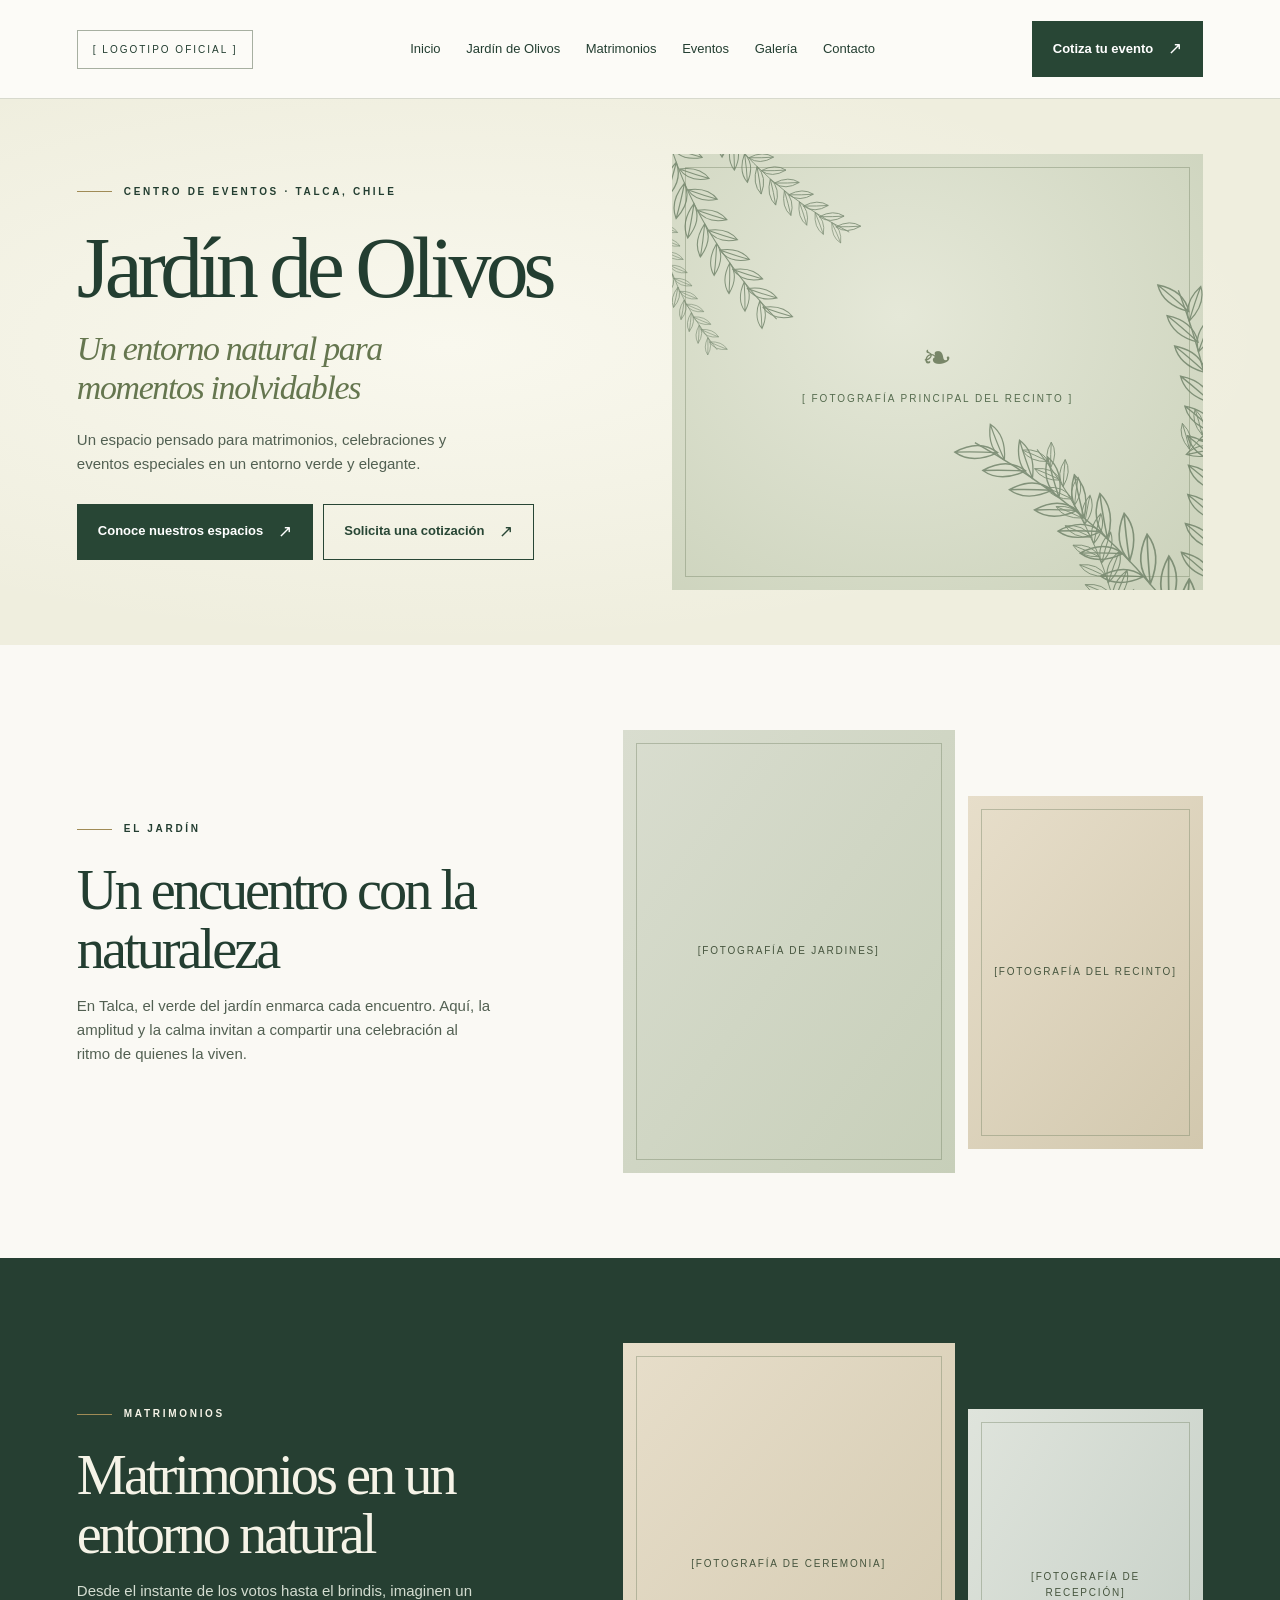
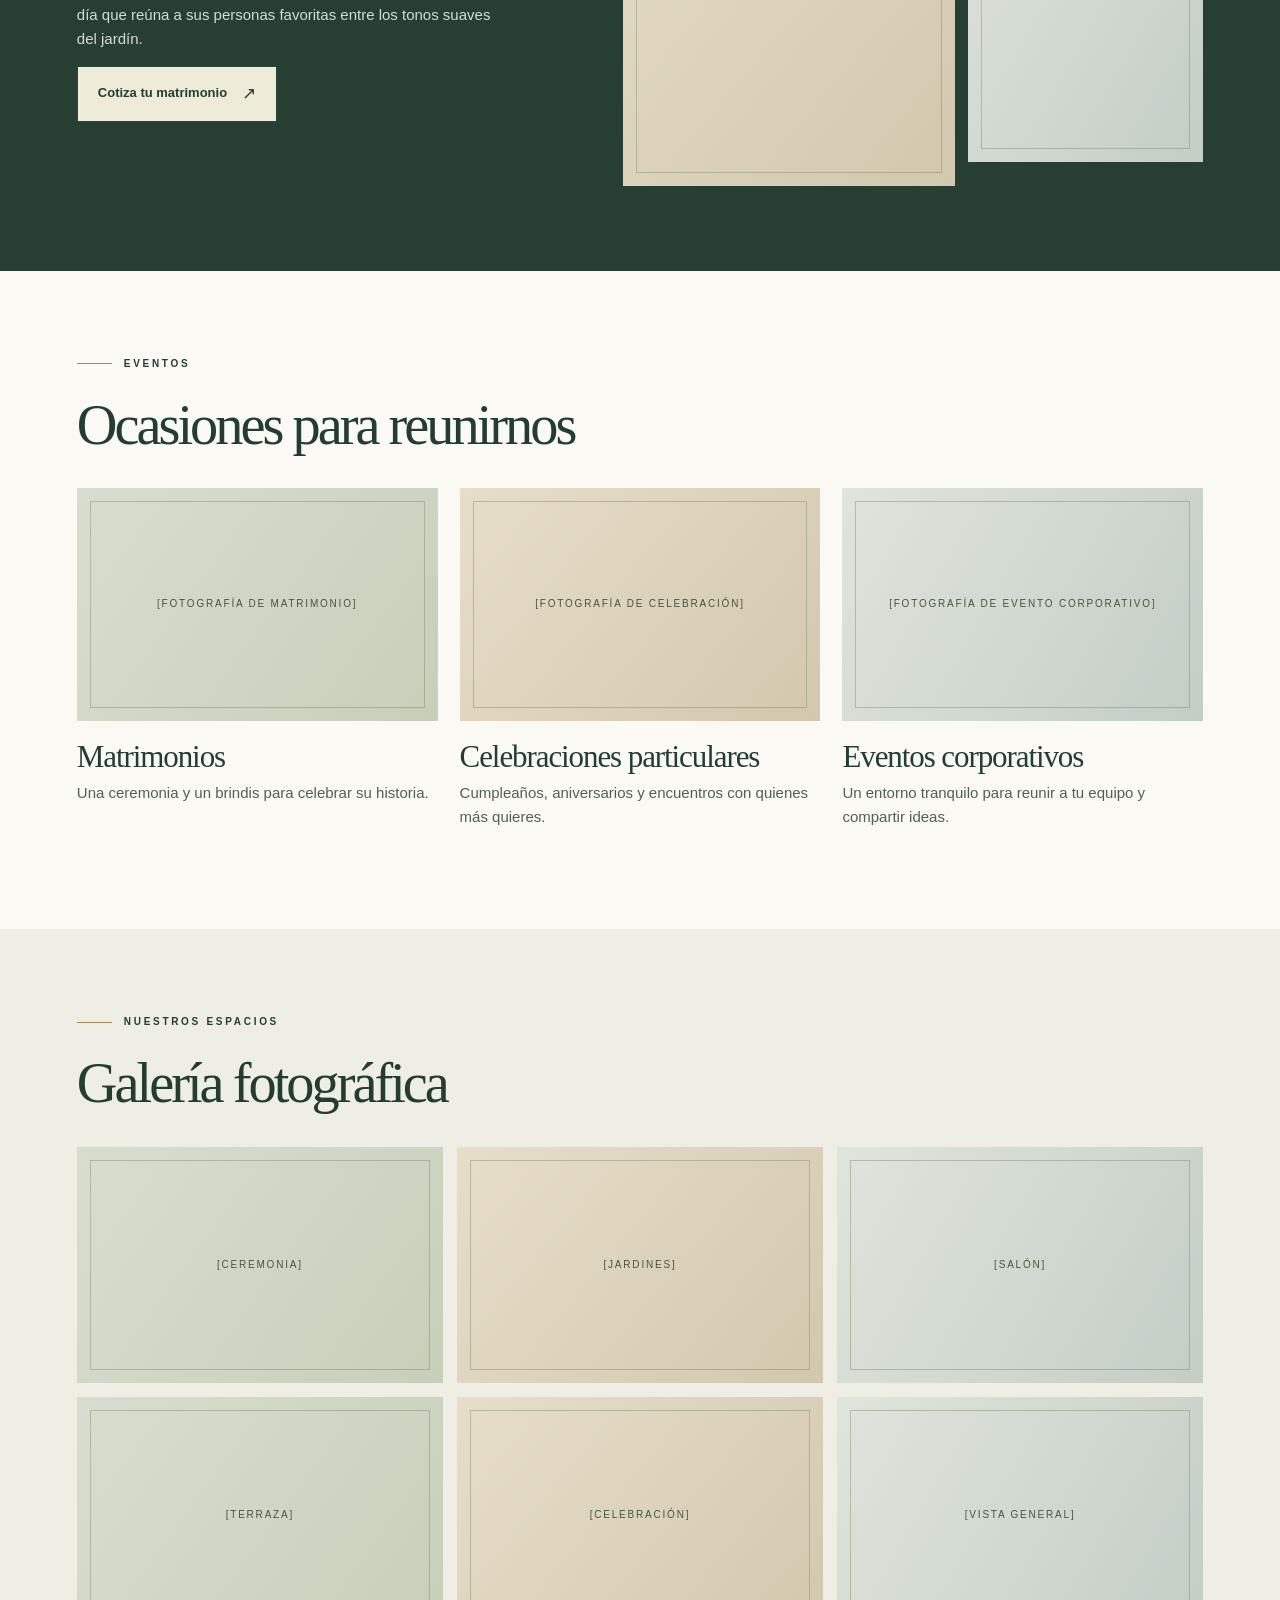
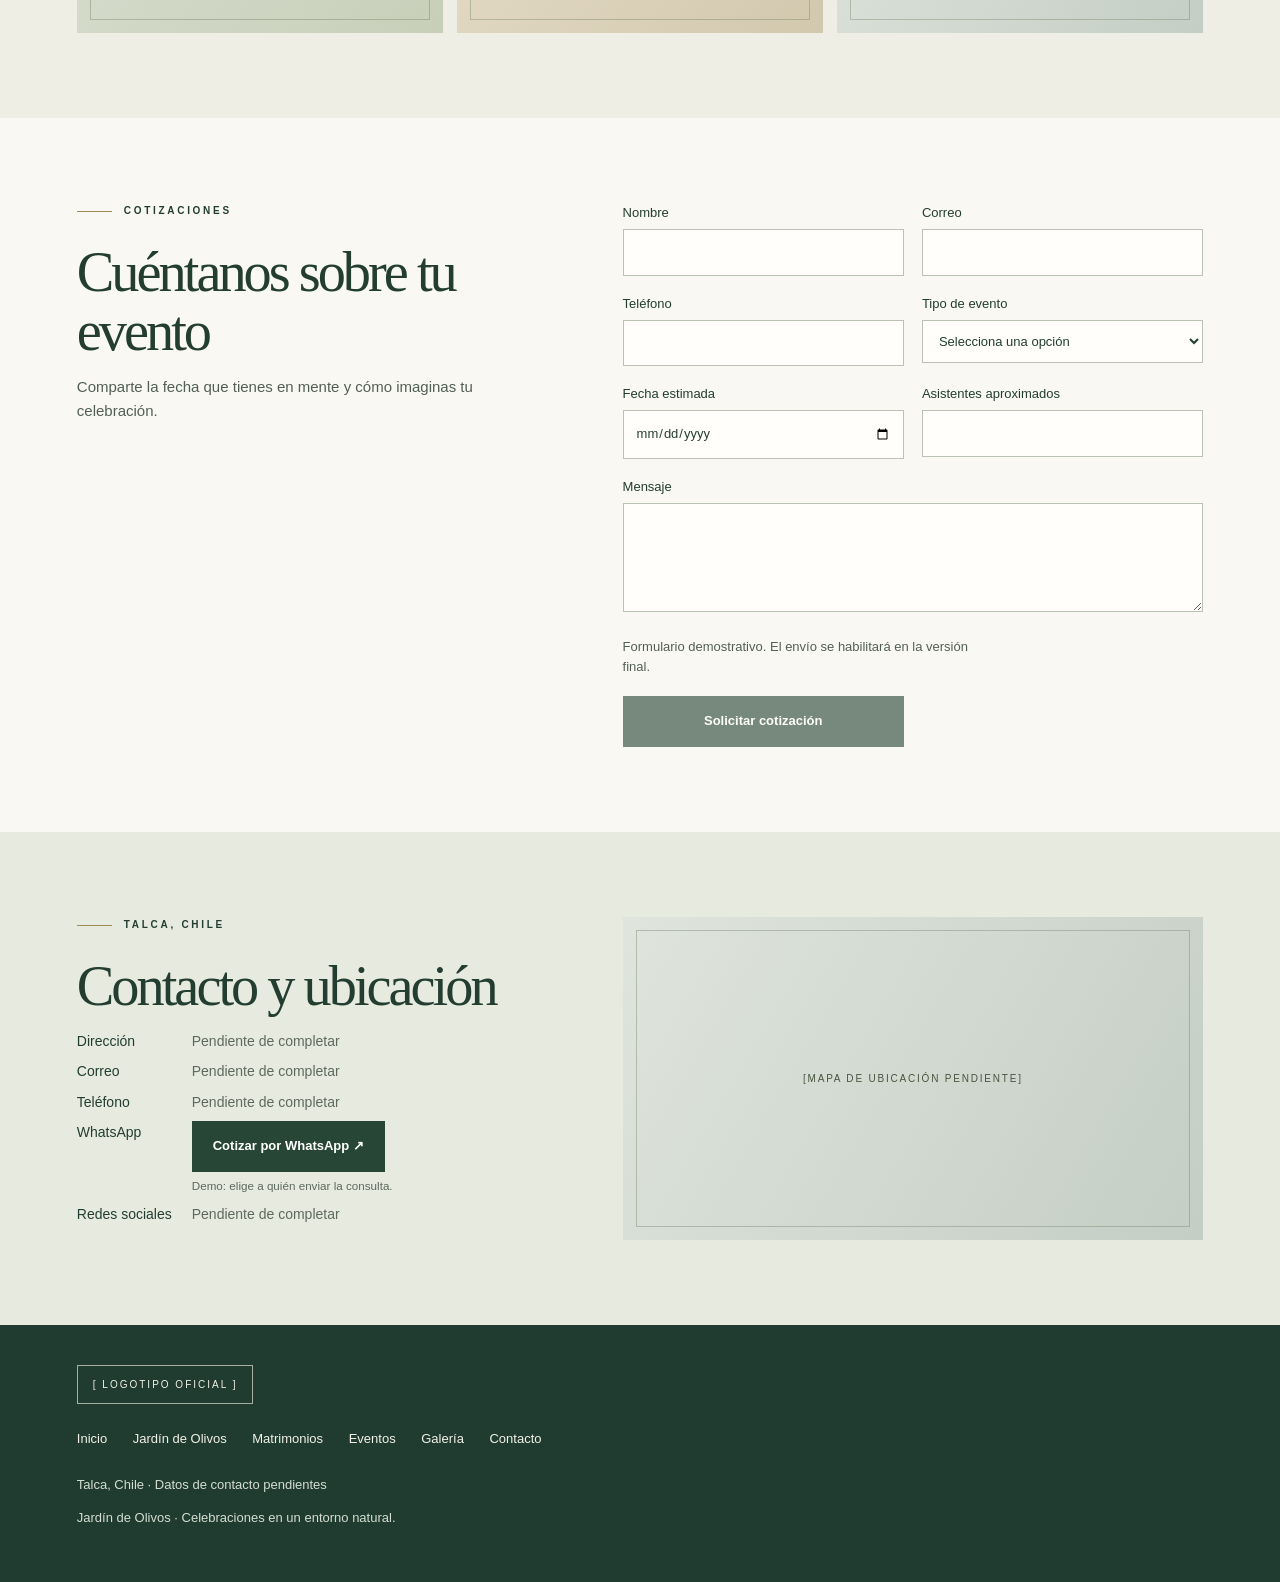
<file: docs/index.html>
<!doctype html>
<html lang="es-CL">
<meta charset="utf-8">
<title>Jardín de Olivos</title>
<script>location.replace("./jardin-de-olivos/" + location.search + location.hash);</script>
<meta http-equiv="refresh" content="0; url=./jardin-de-olivos/">
<a href="./jardin-de-olivos/">Abrir Jardín de Olivos</a>
</html>
</file>
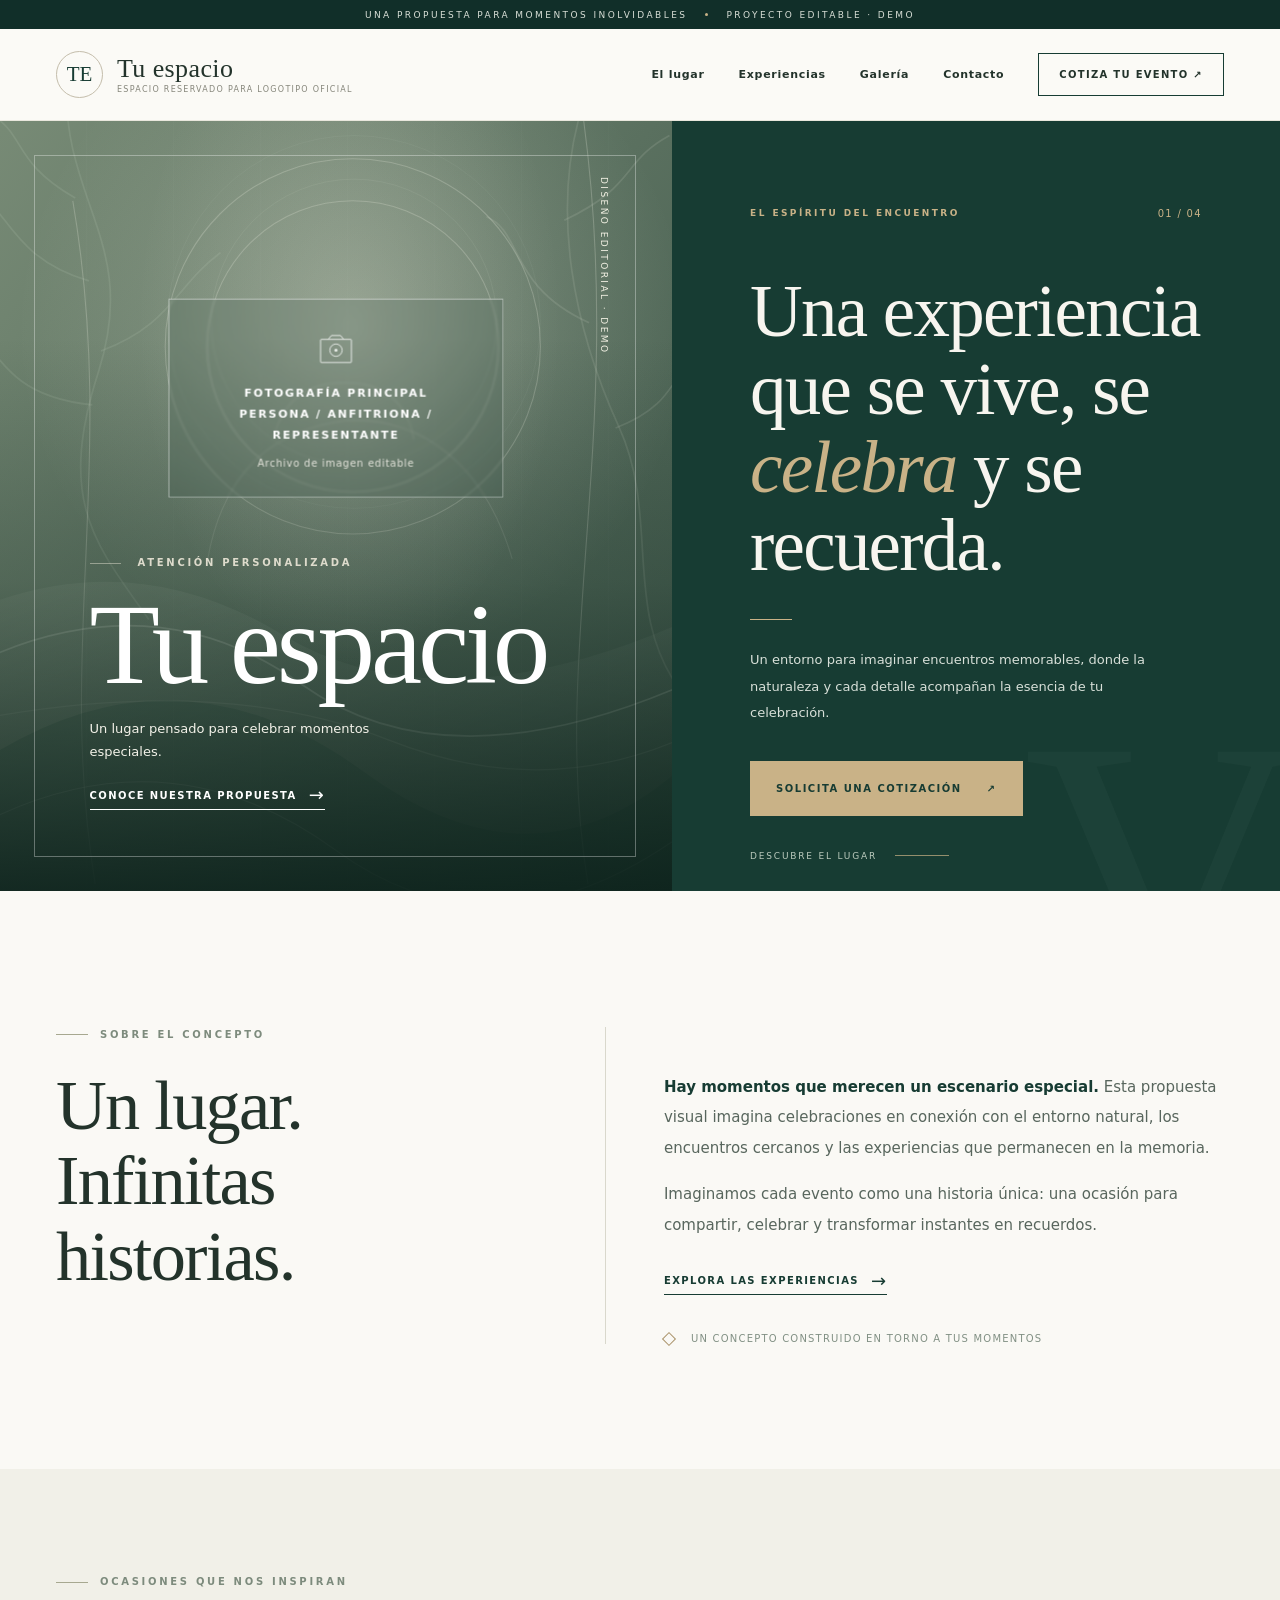
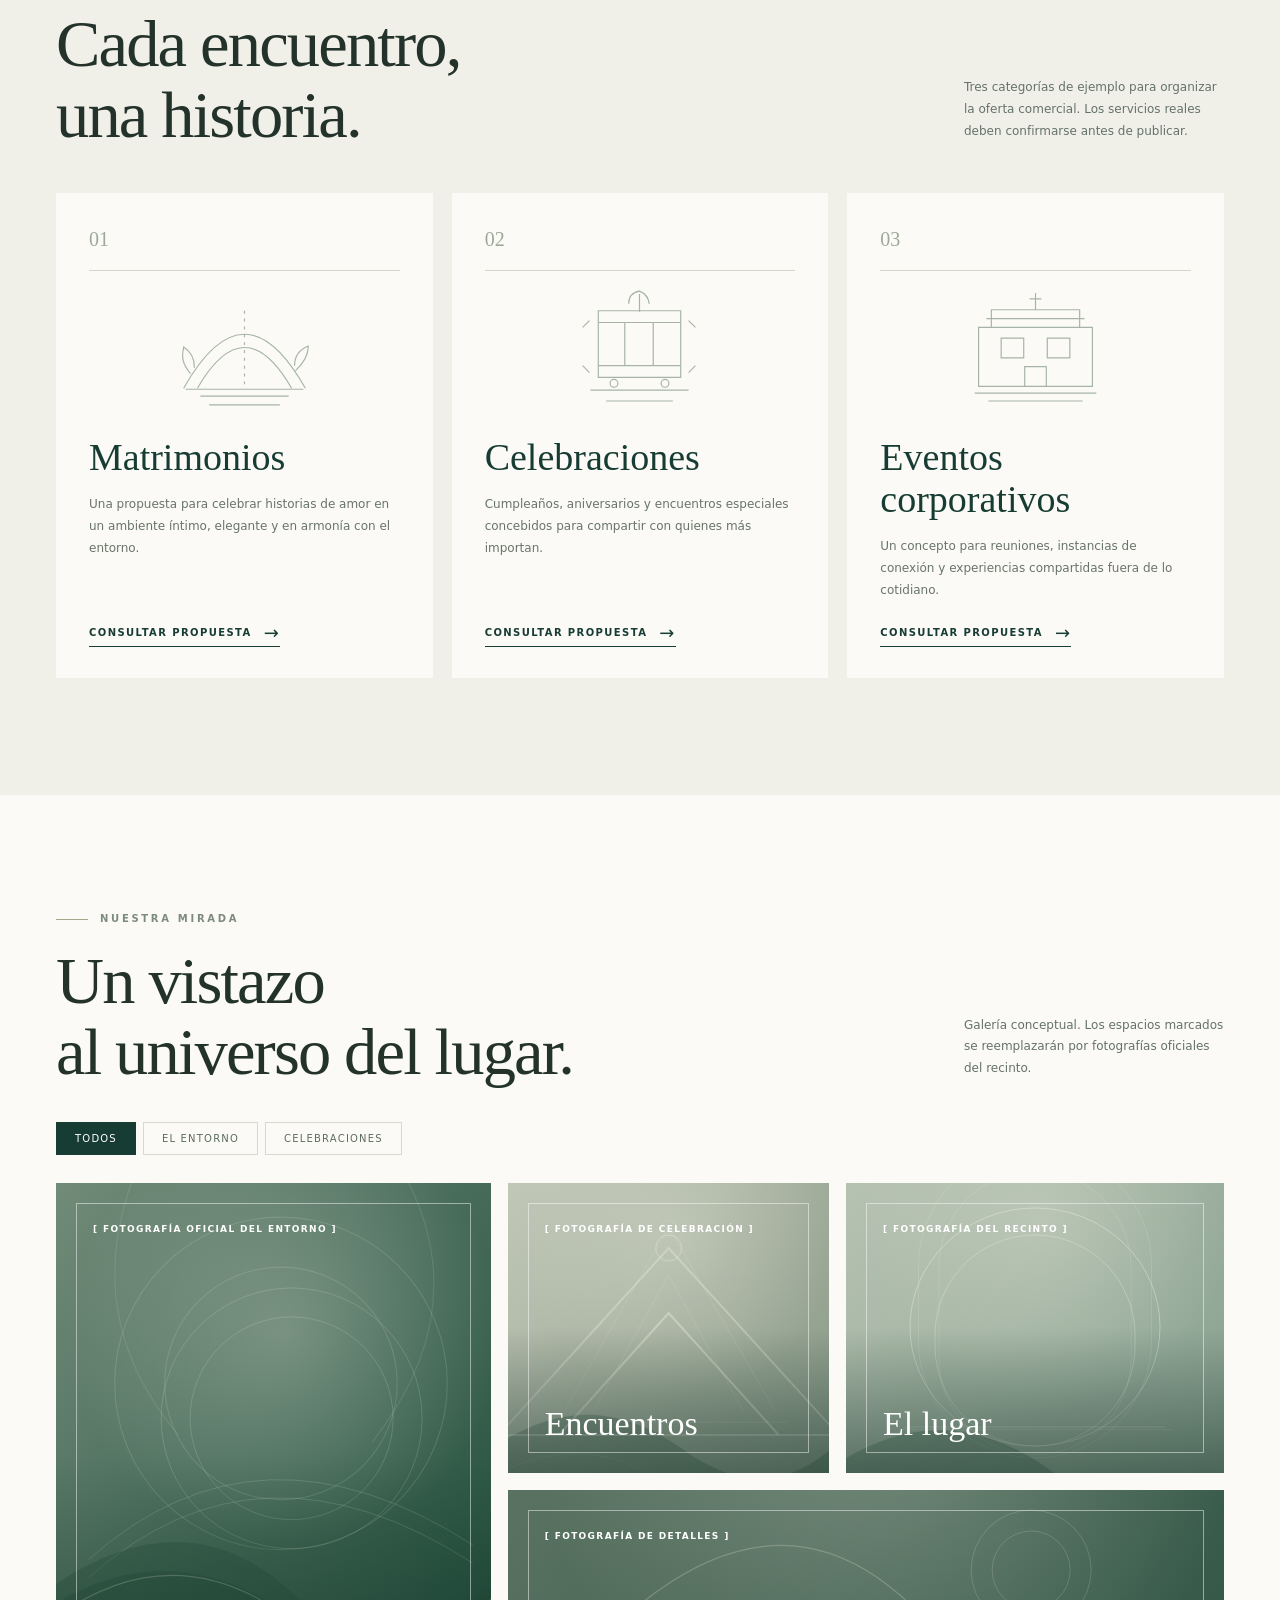
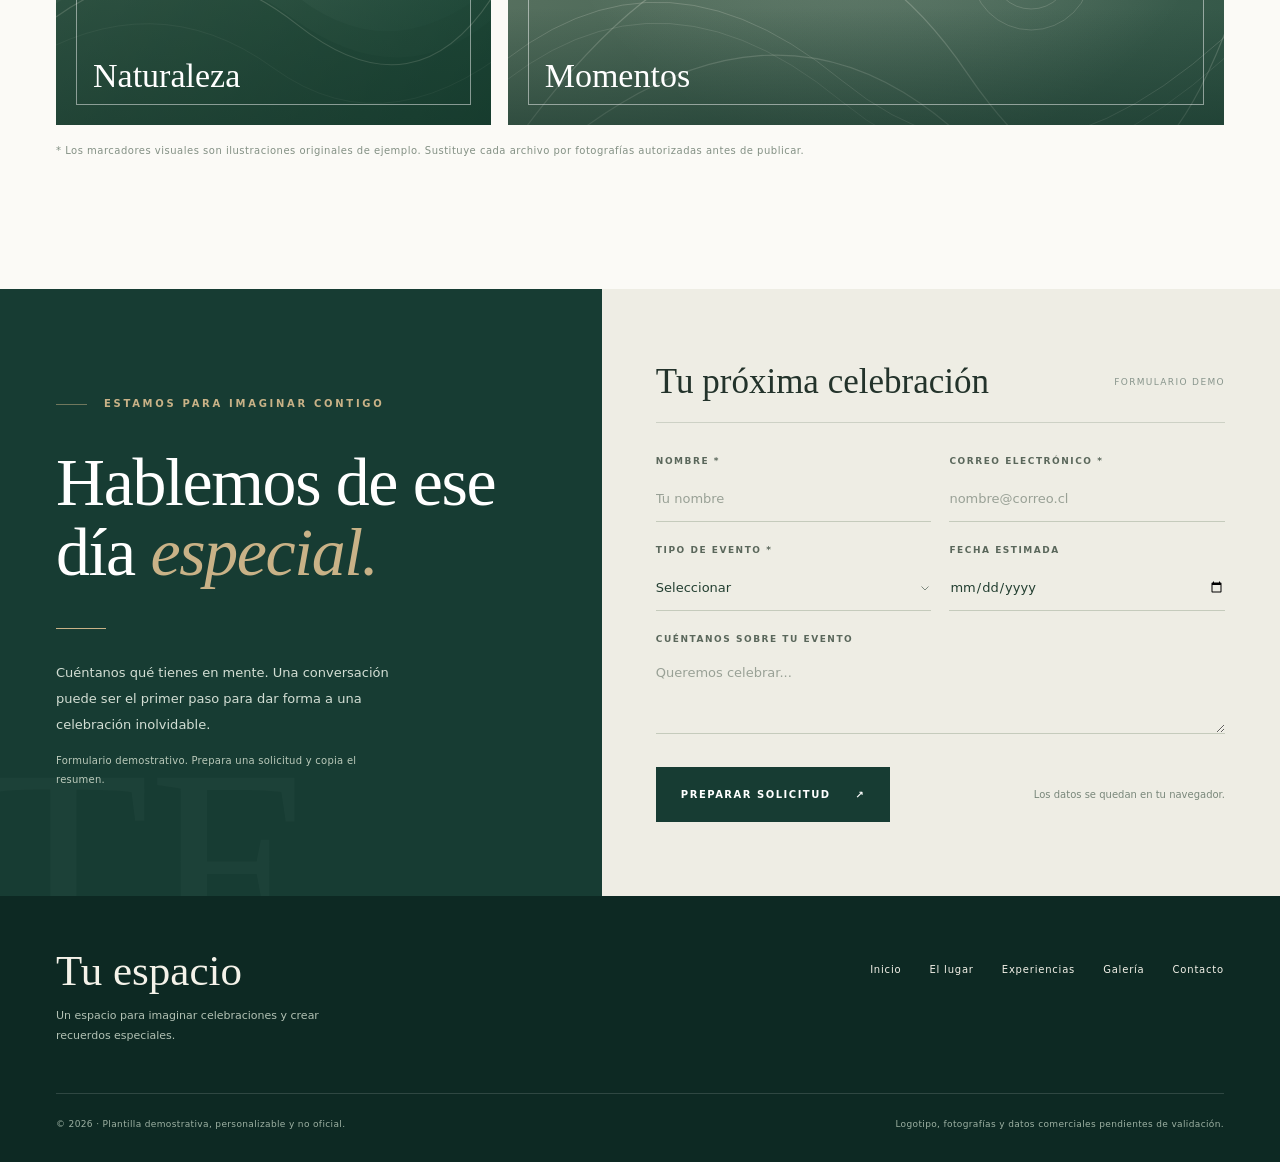
<file: docs/eventos-editorial/index.html>
<!doctype html>
<html lang="es-CL">
<meta charset="utf-8">
<title>Tu espacio</title>
<script>location.replace("../tu-espacio/" + location.search + location.hash);</script>
<meta http-equiv="refresh" content="0; url=../tu-espacio/">
<a href="../tu-espacio/">Abrir Tu espacio</a>
</html>
</file>
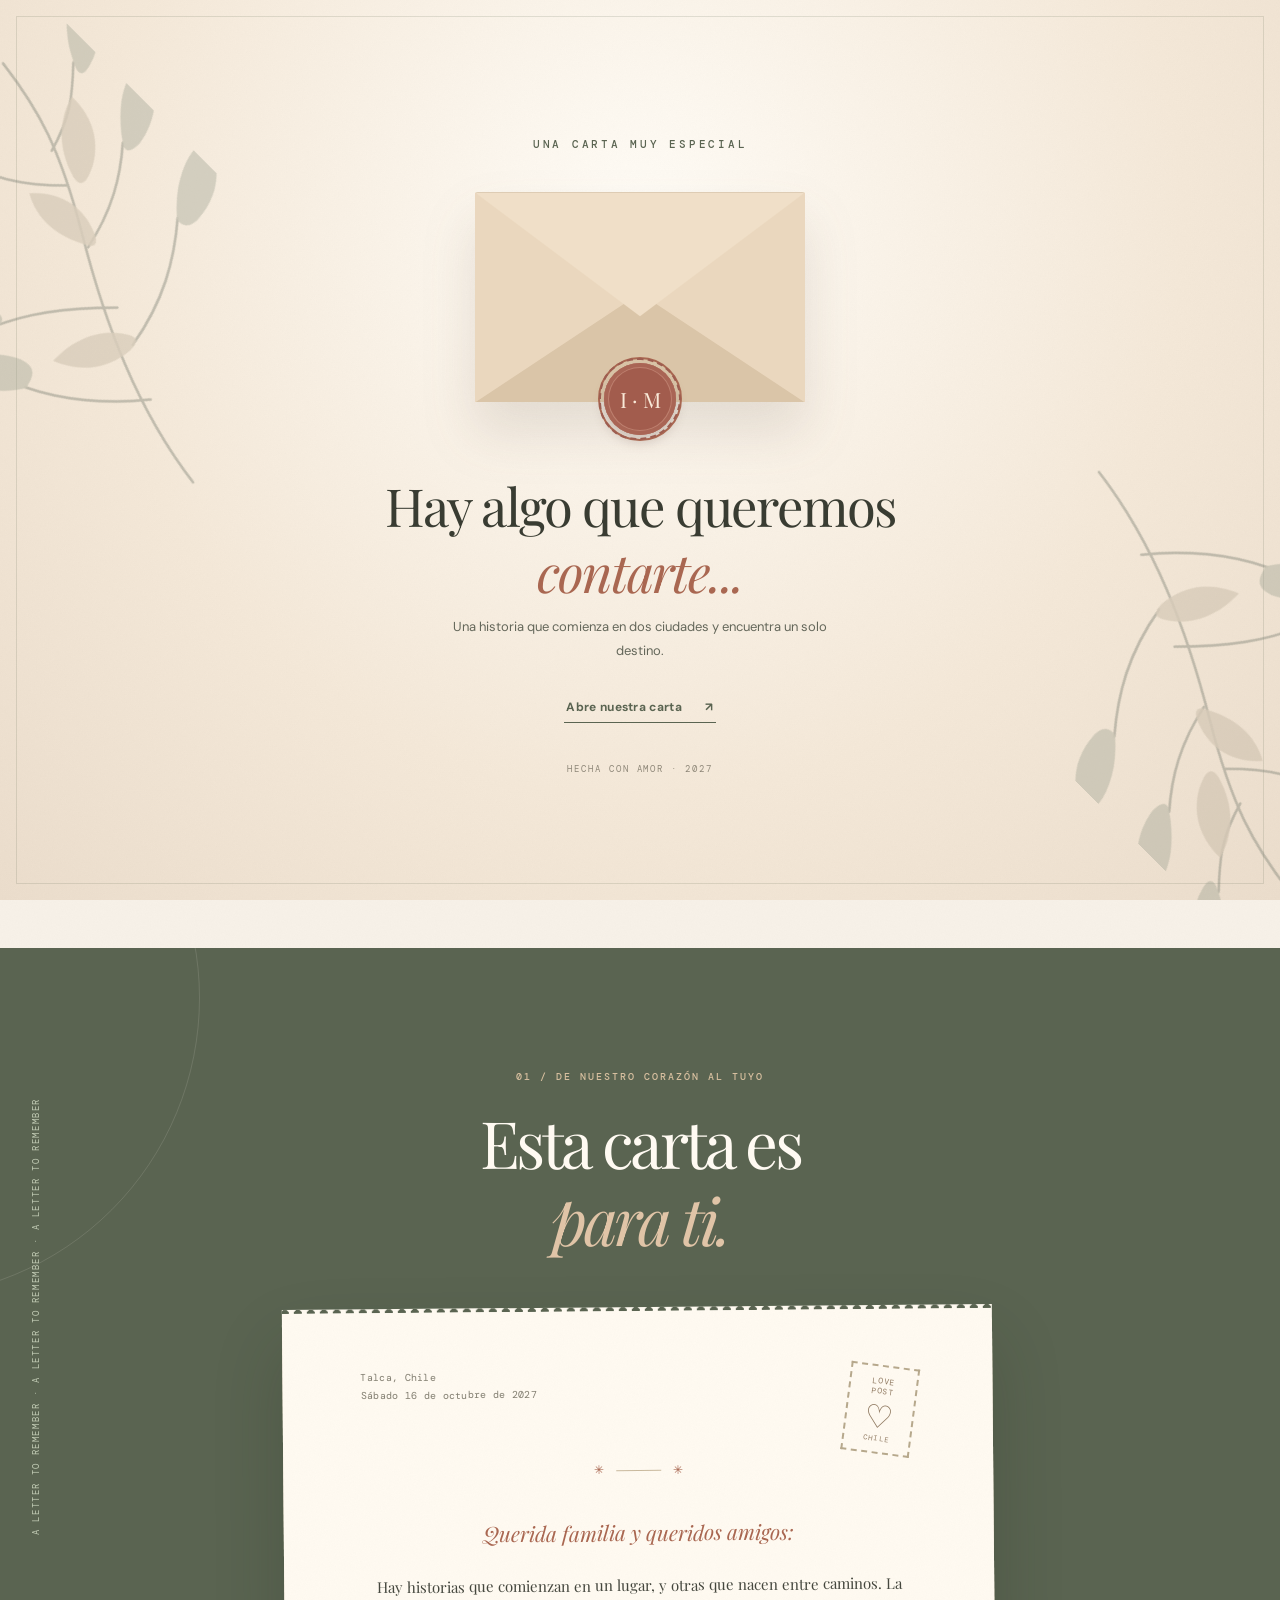
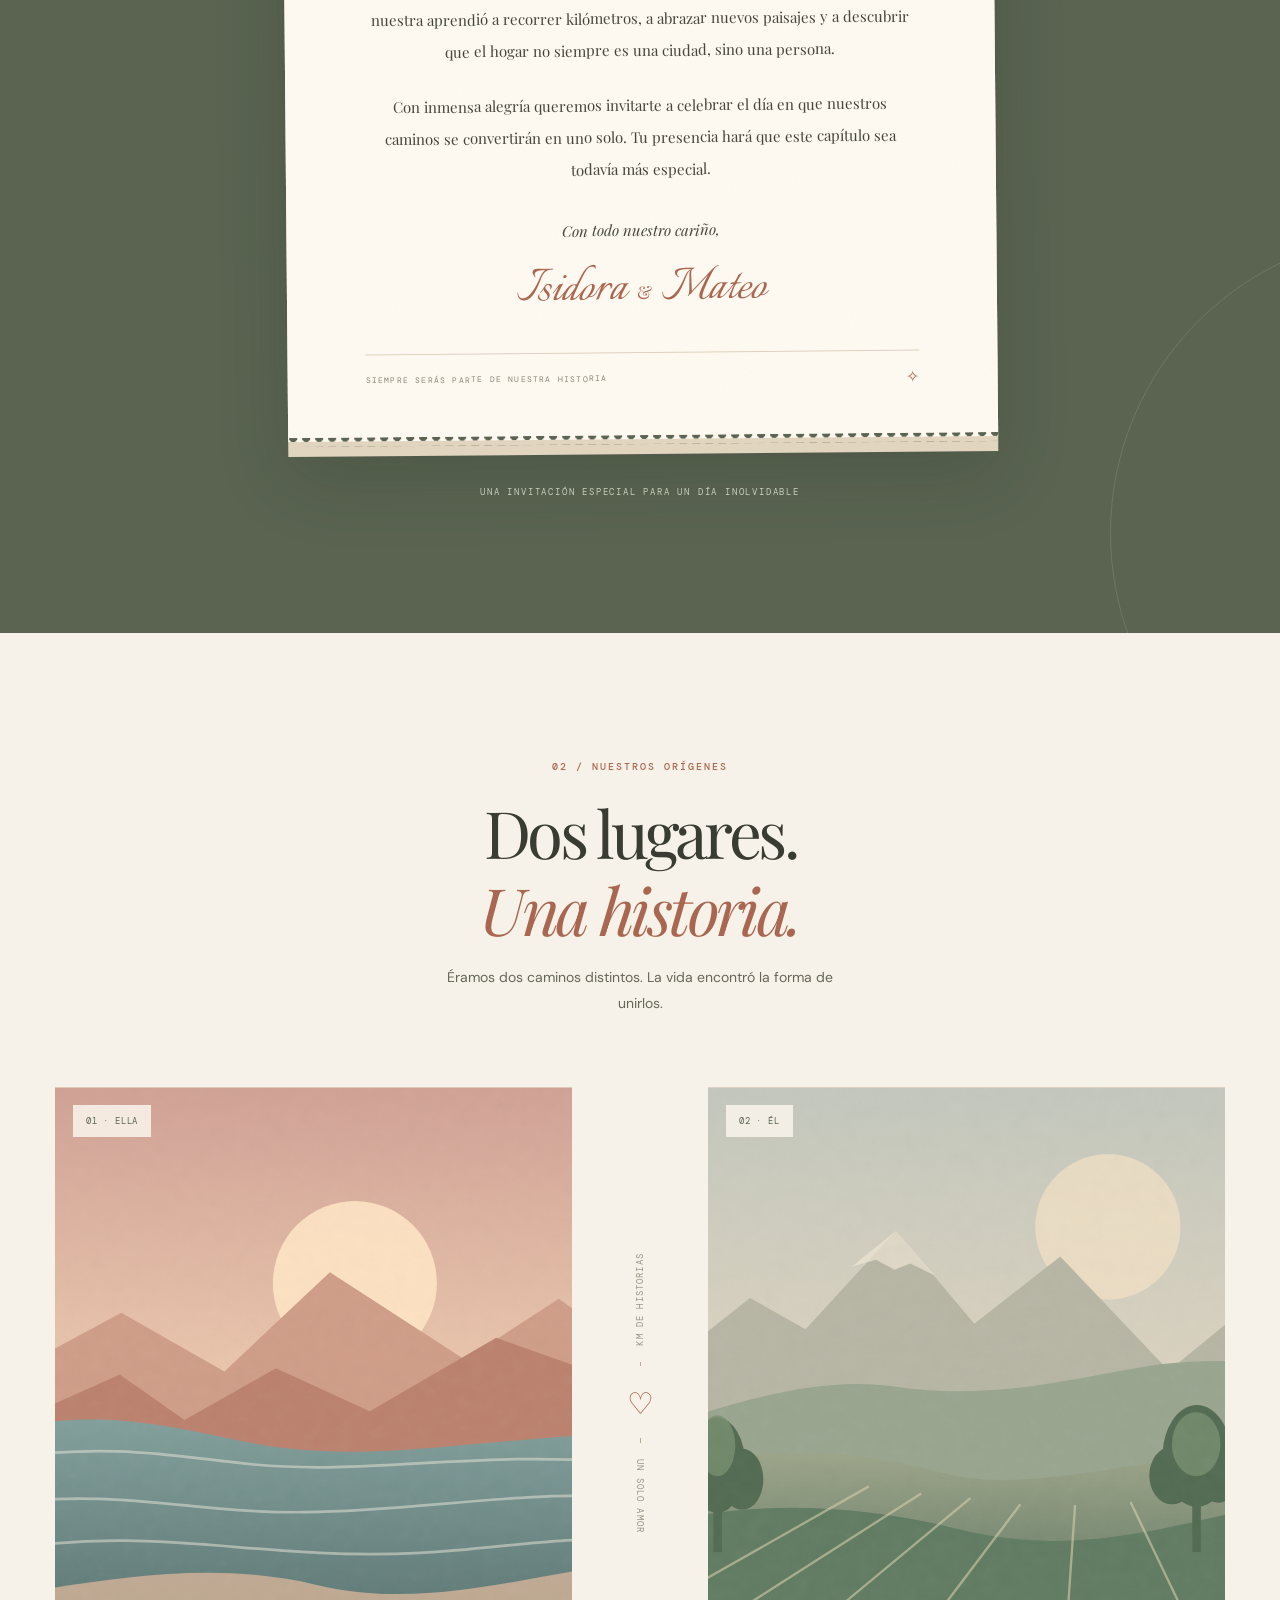
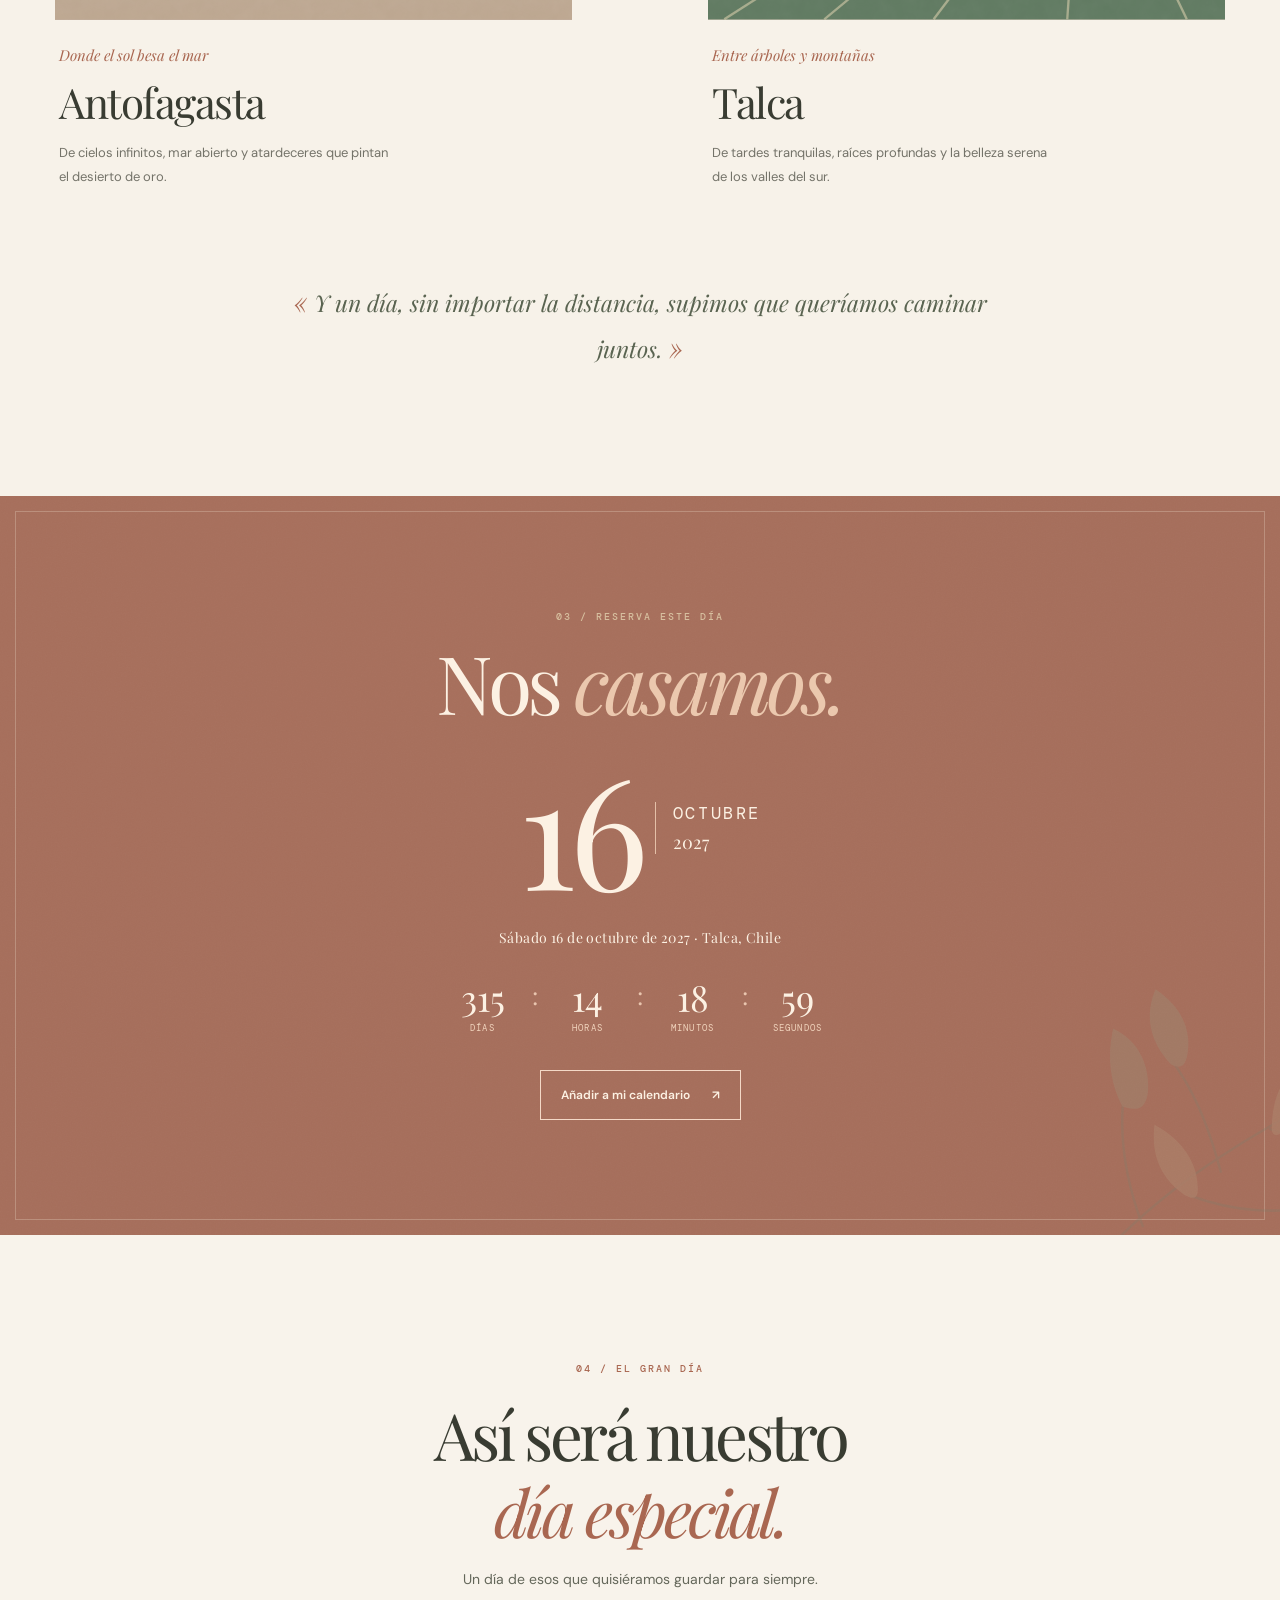
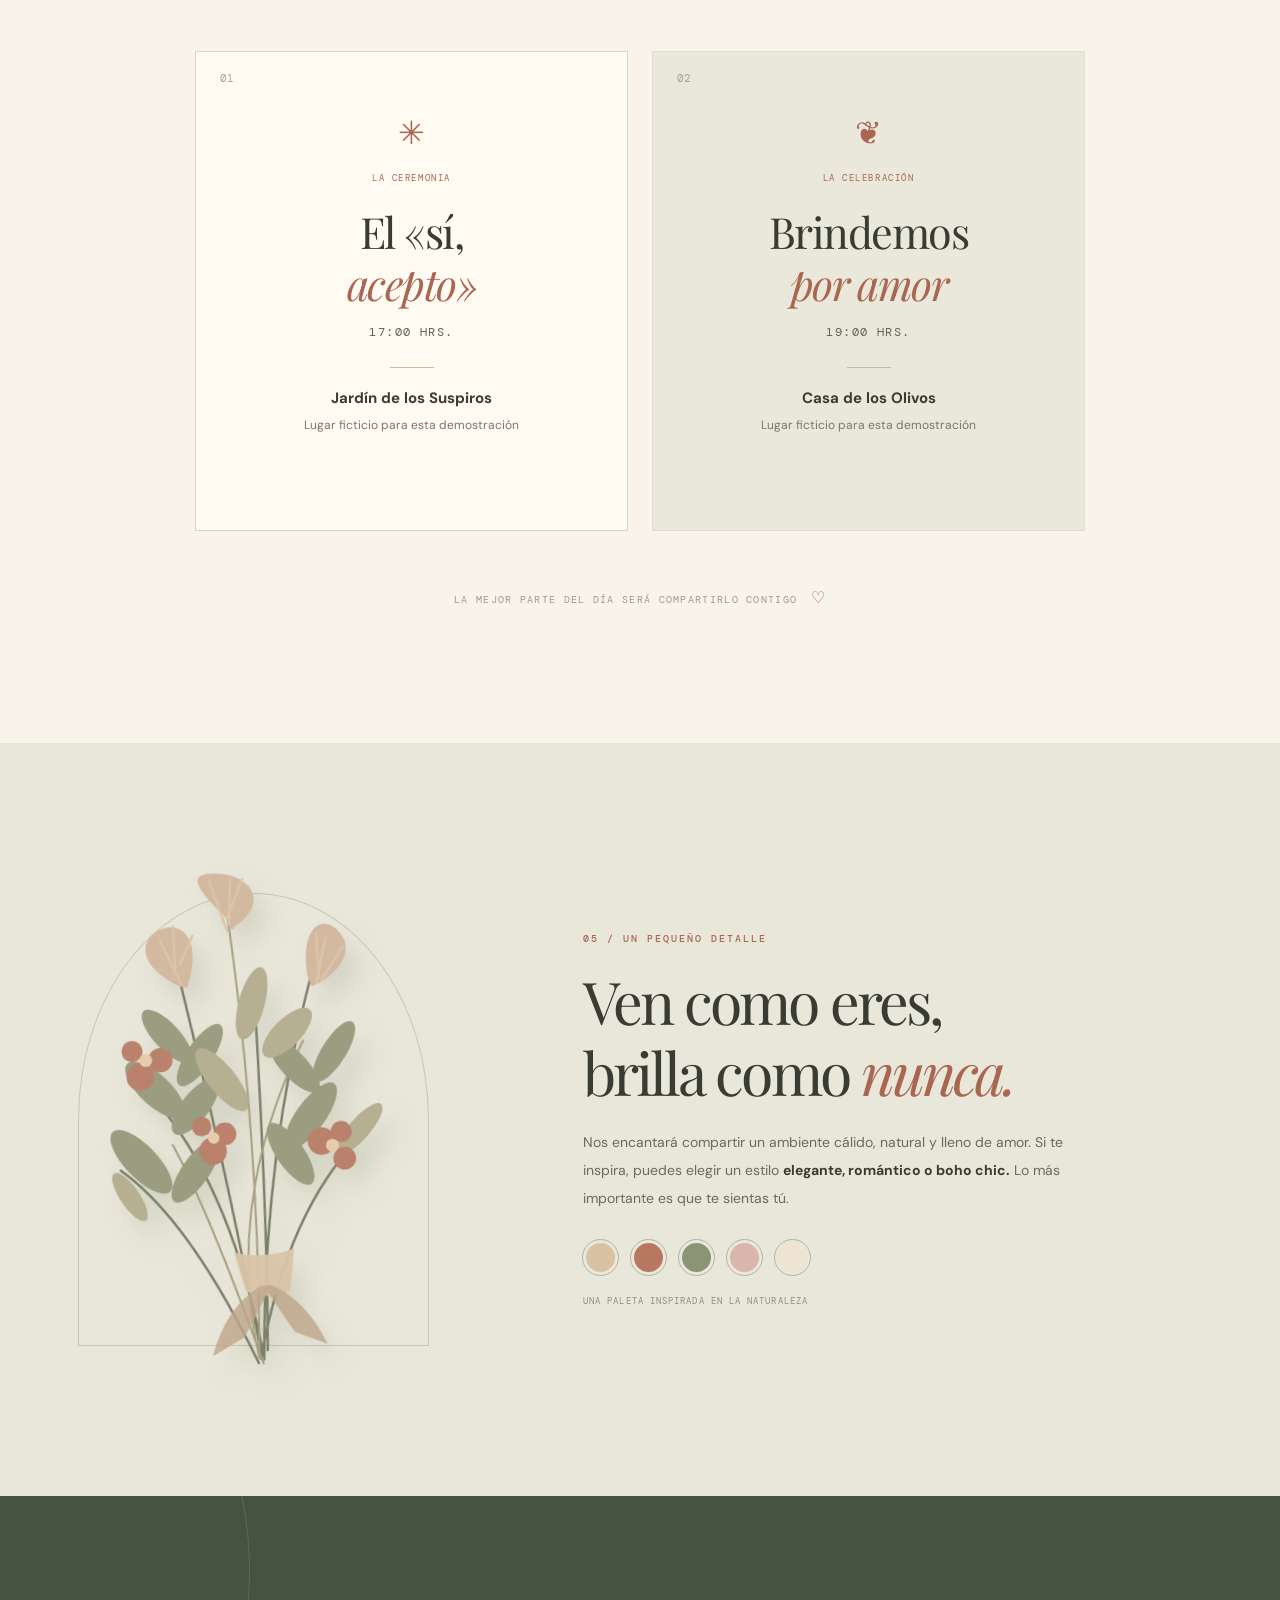
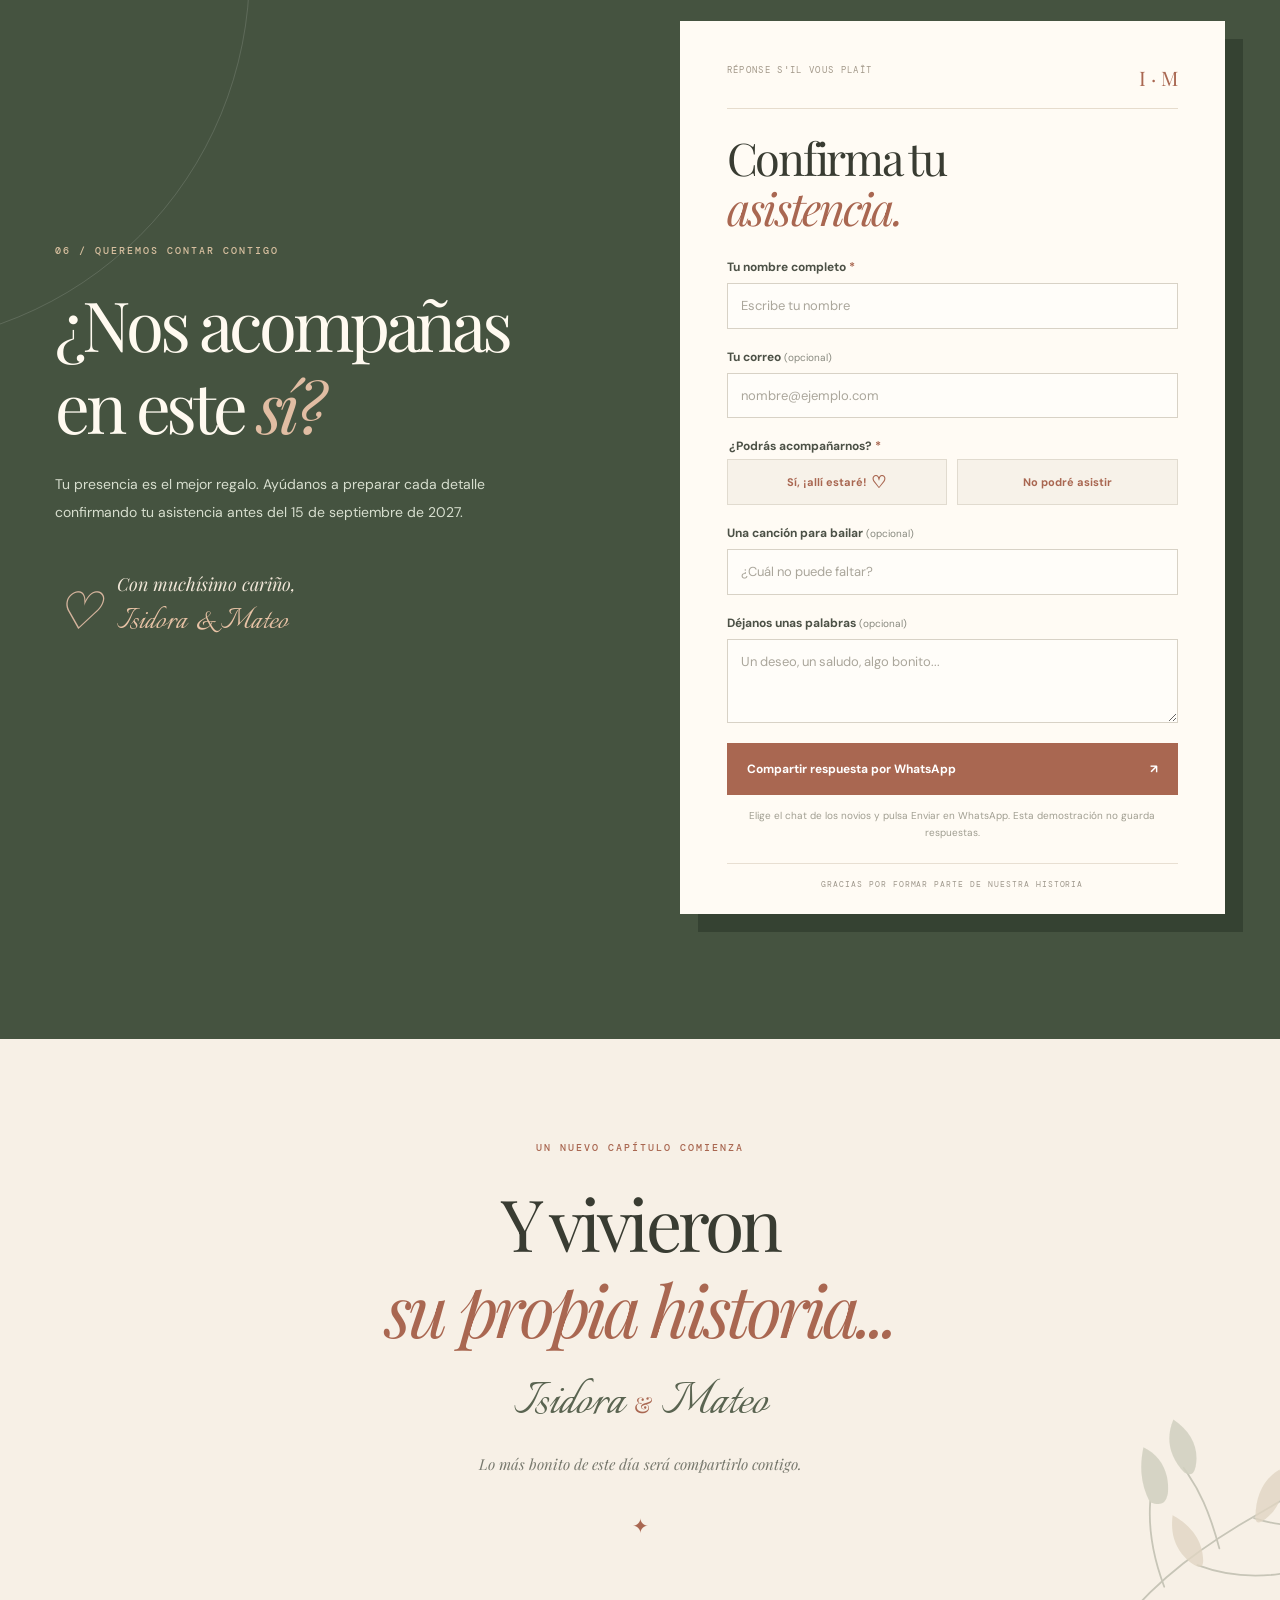
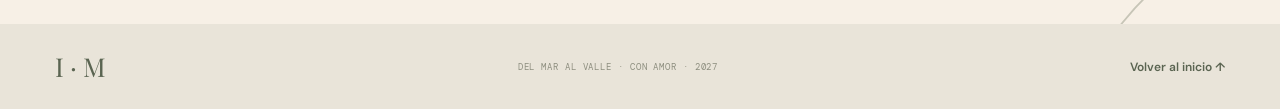
<file: docs/invitacion-boho/index.html>
<!doctype html>
<html lang="es-CL">
<meta charset="utf-8">
<title>Isidora y Mateo</title>
<script>location.replace("../isidora-y-mateo/" + location.search + location.hash);</script>
<meta http-equiv="refresh" content="0; url=../isidora-y-mateo/">
<a href="../isidora-y-mateo/">Abrir Isidora y Mateo</a>
</html>
</file>
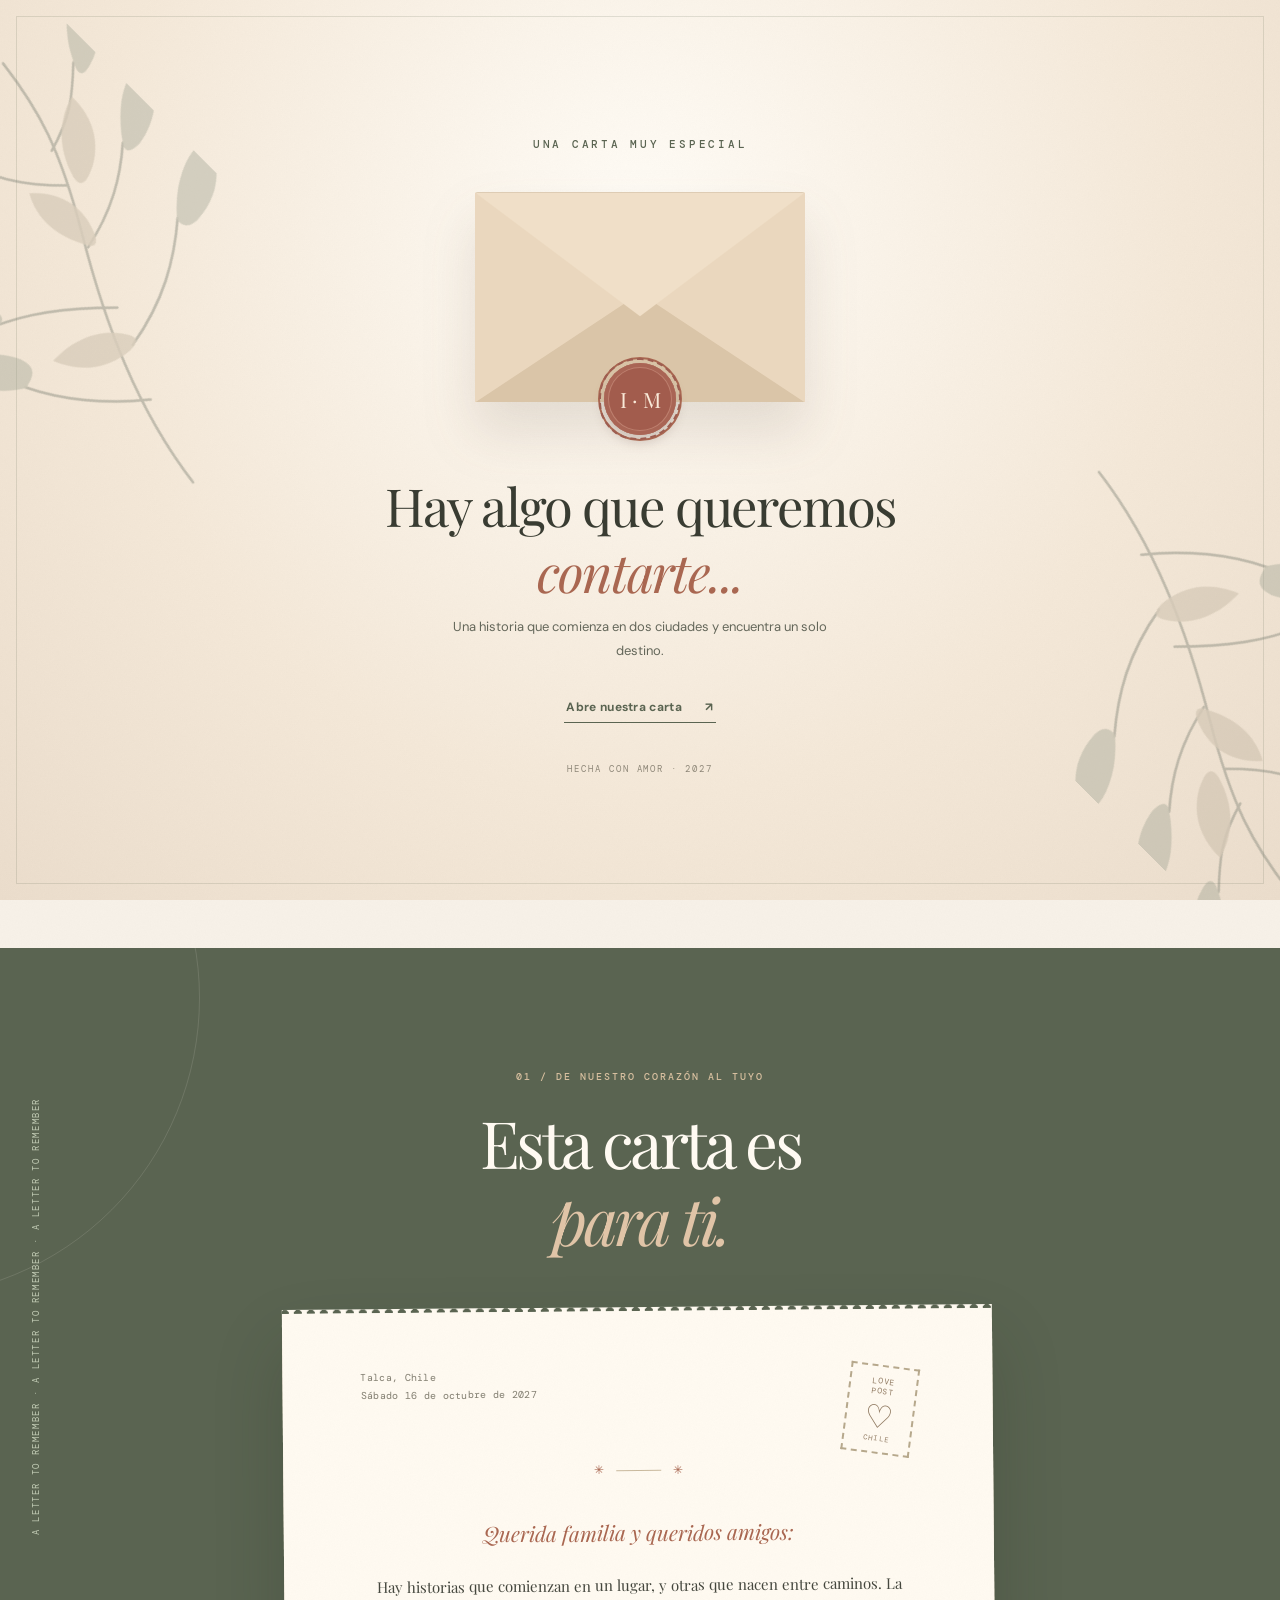
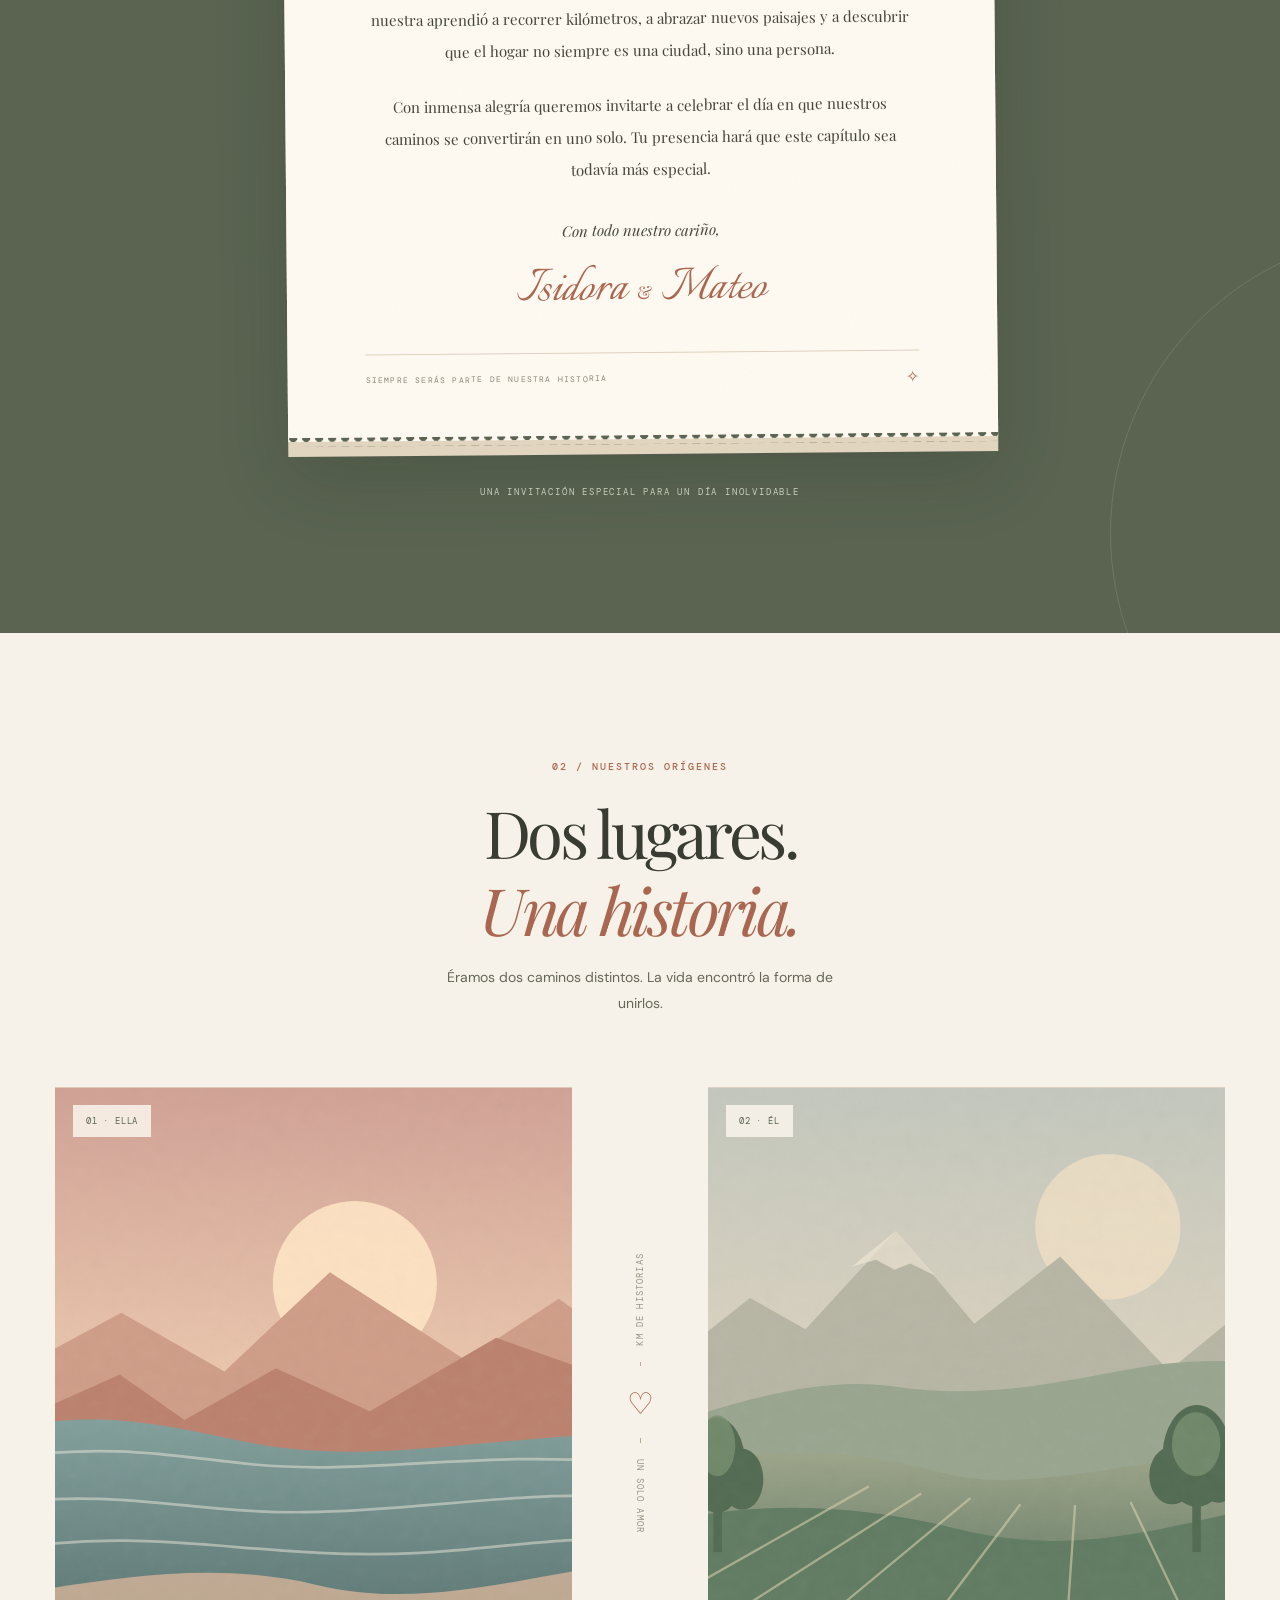
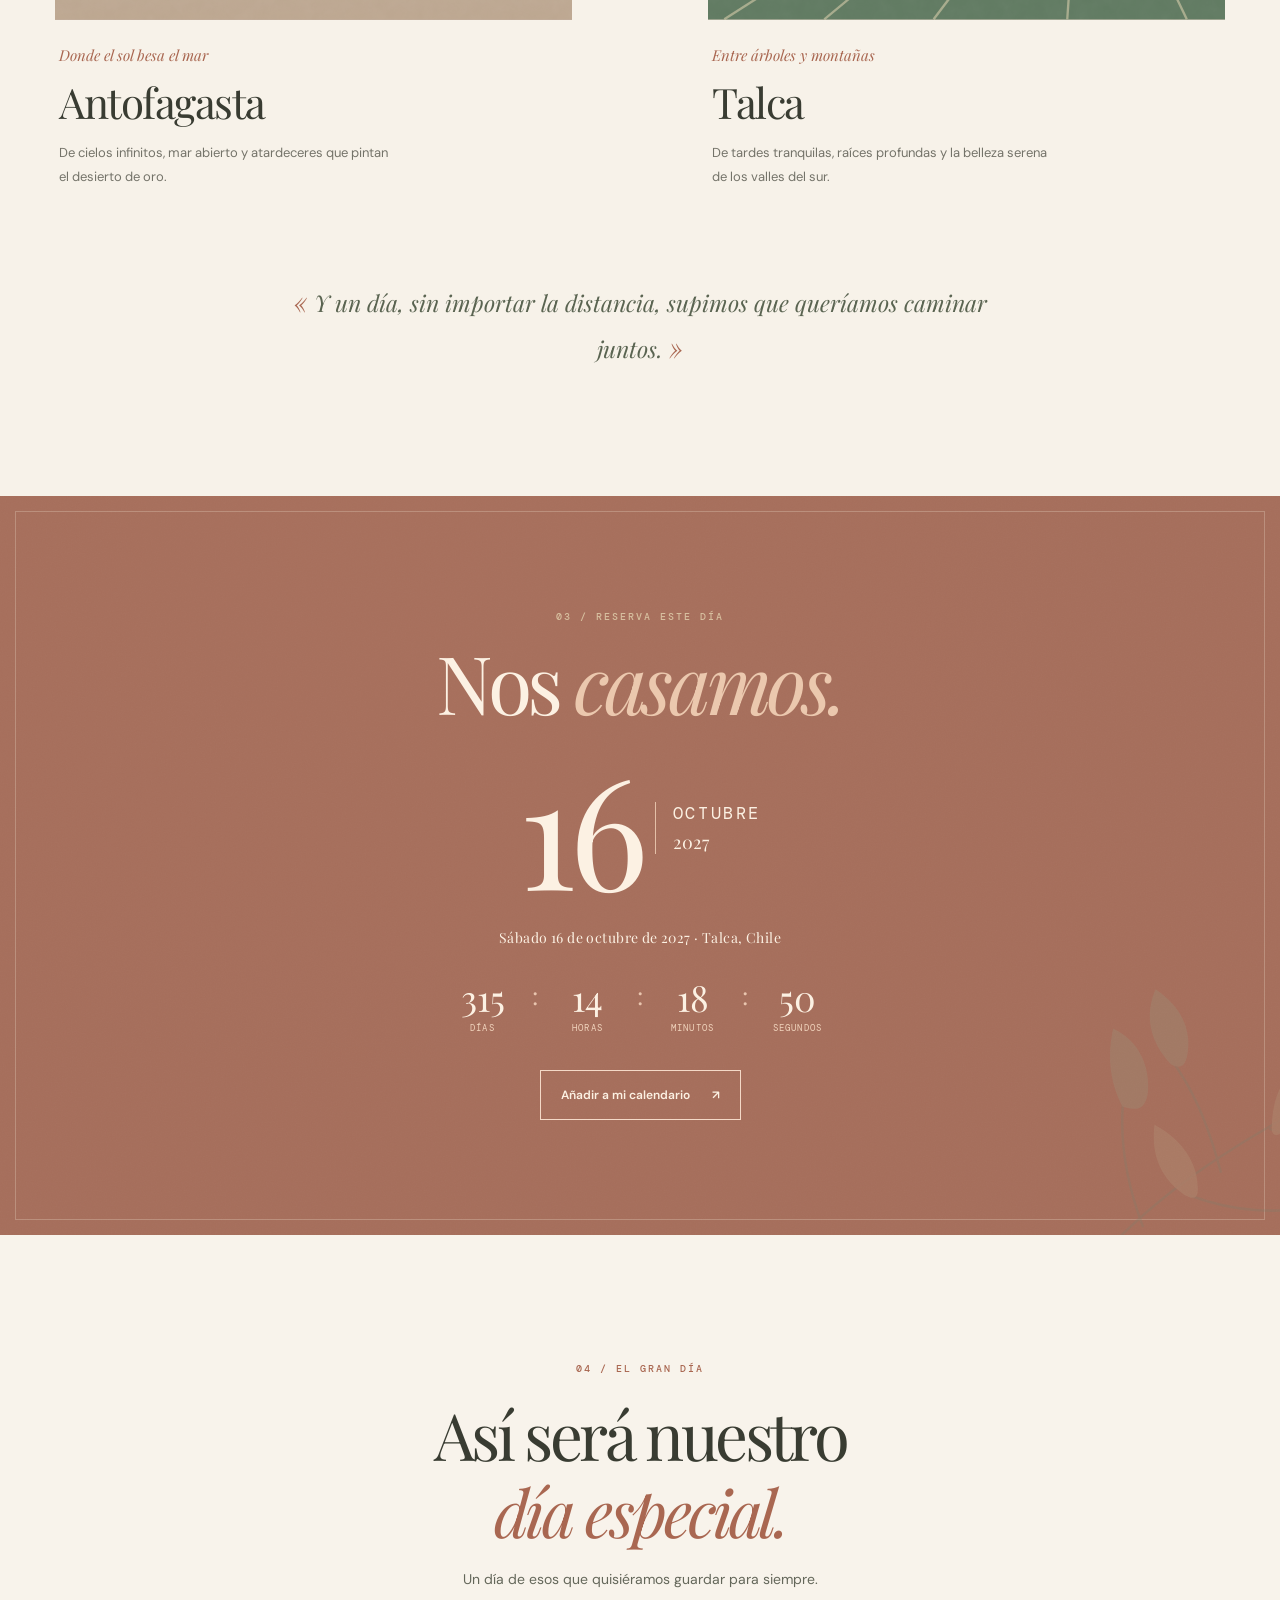
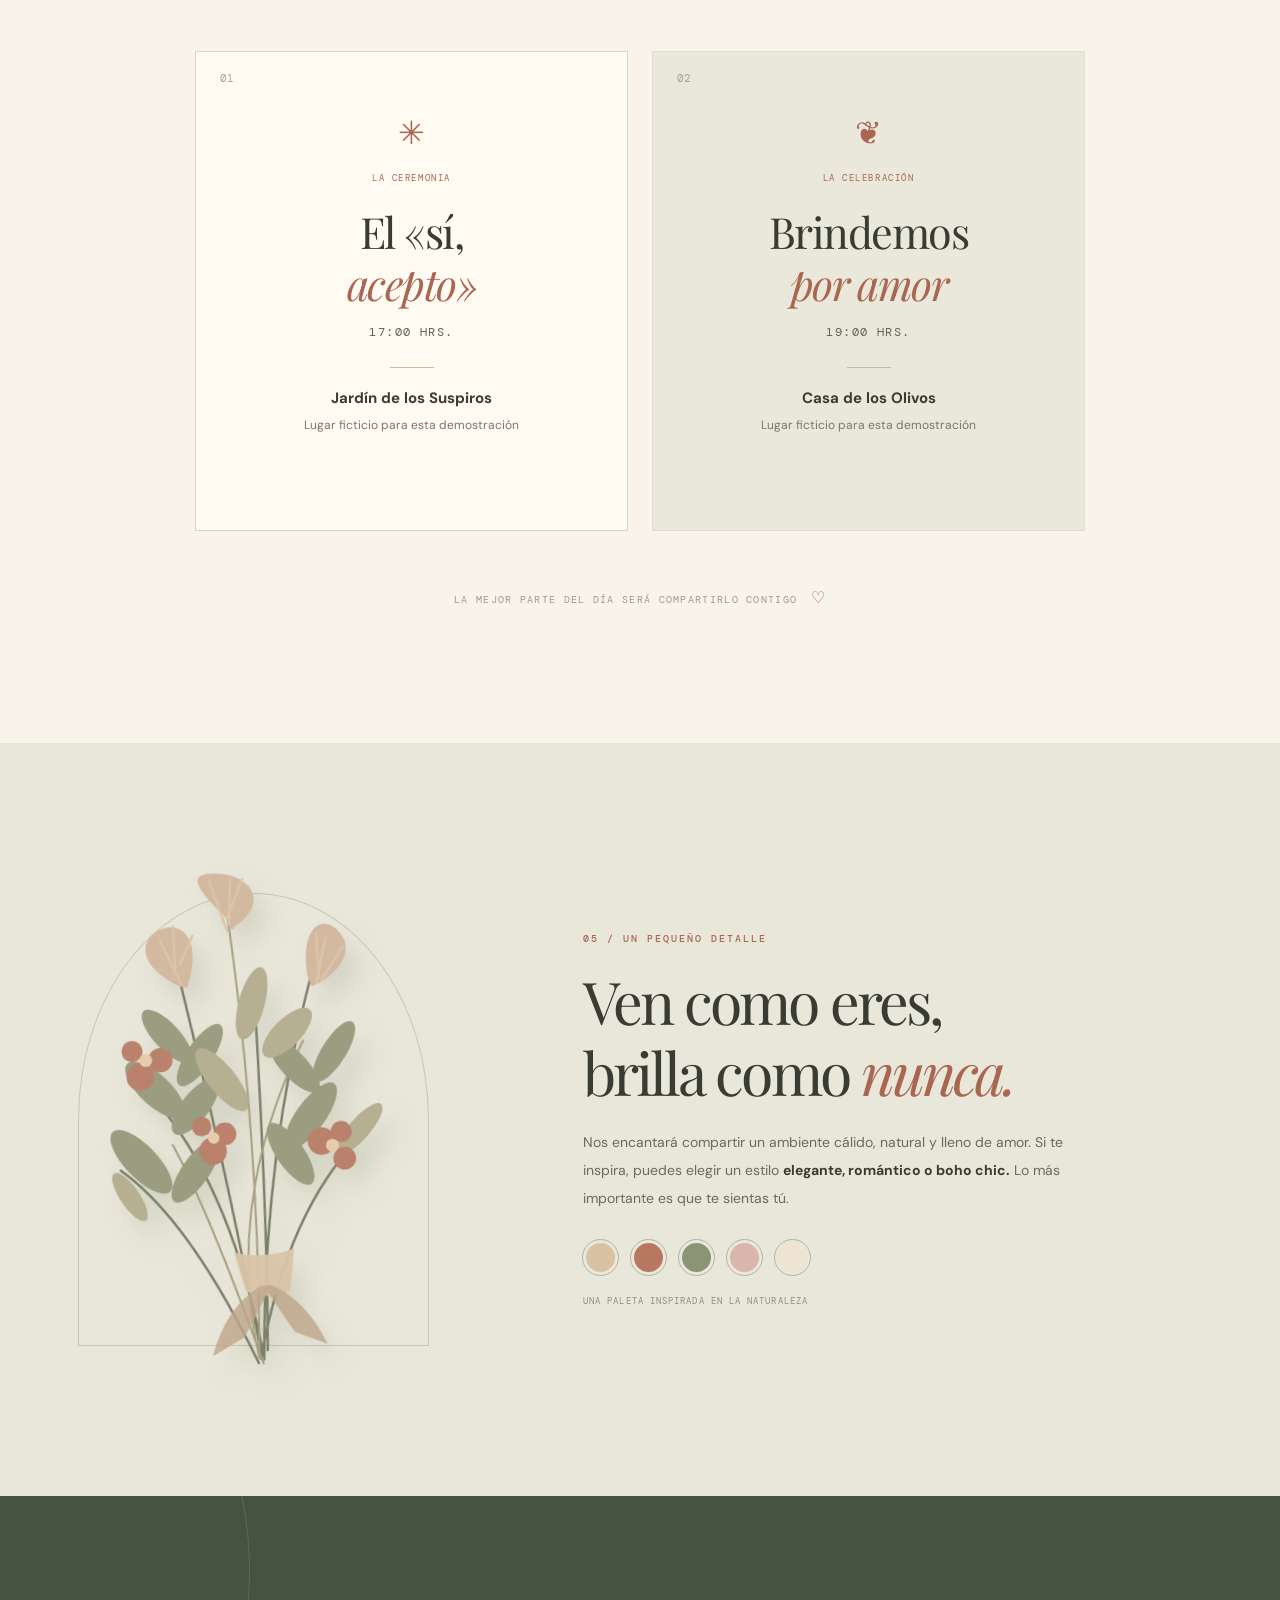
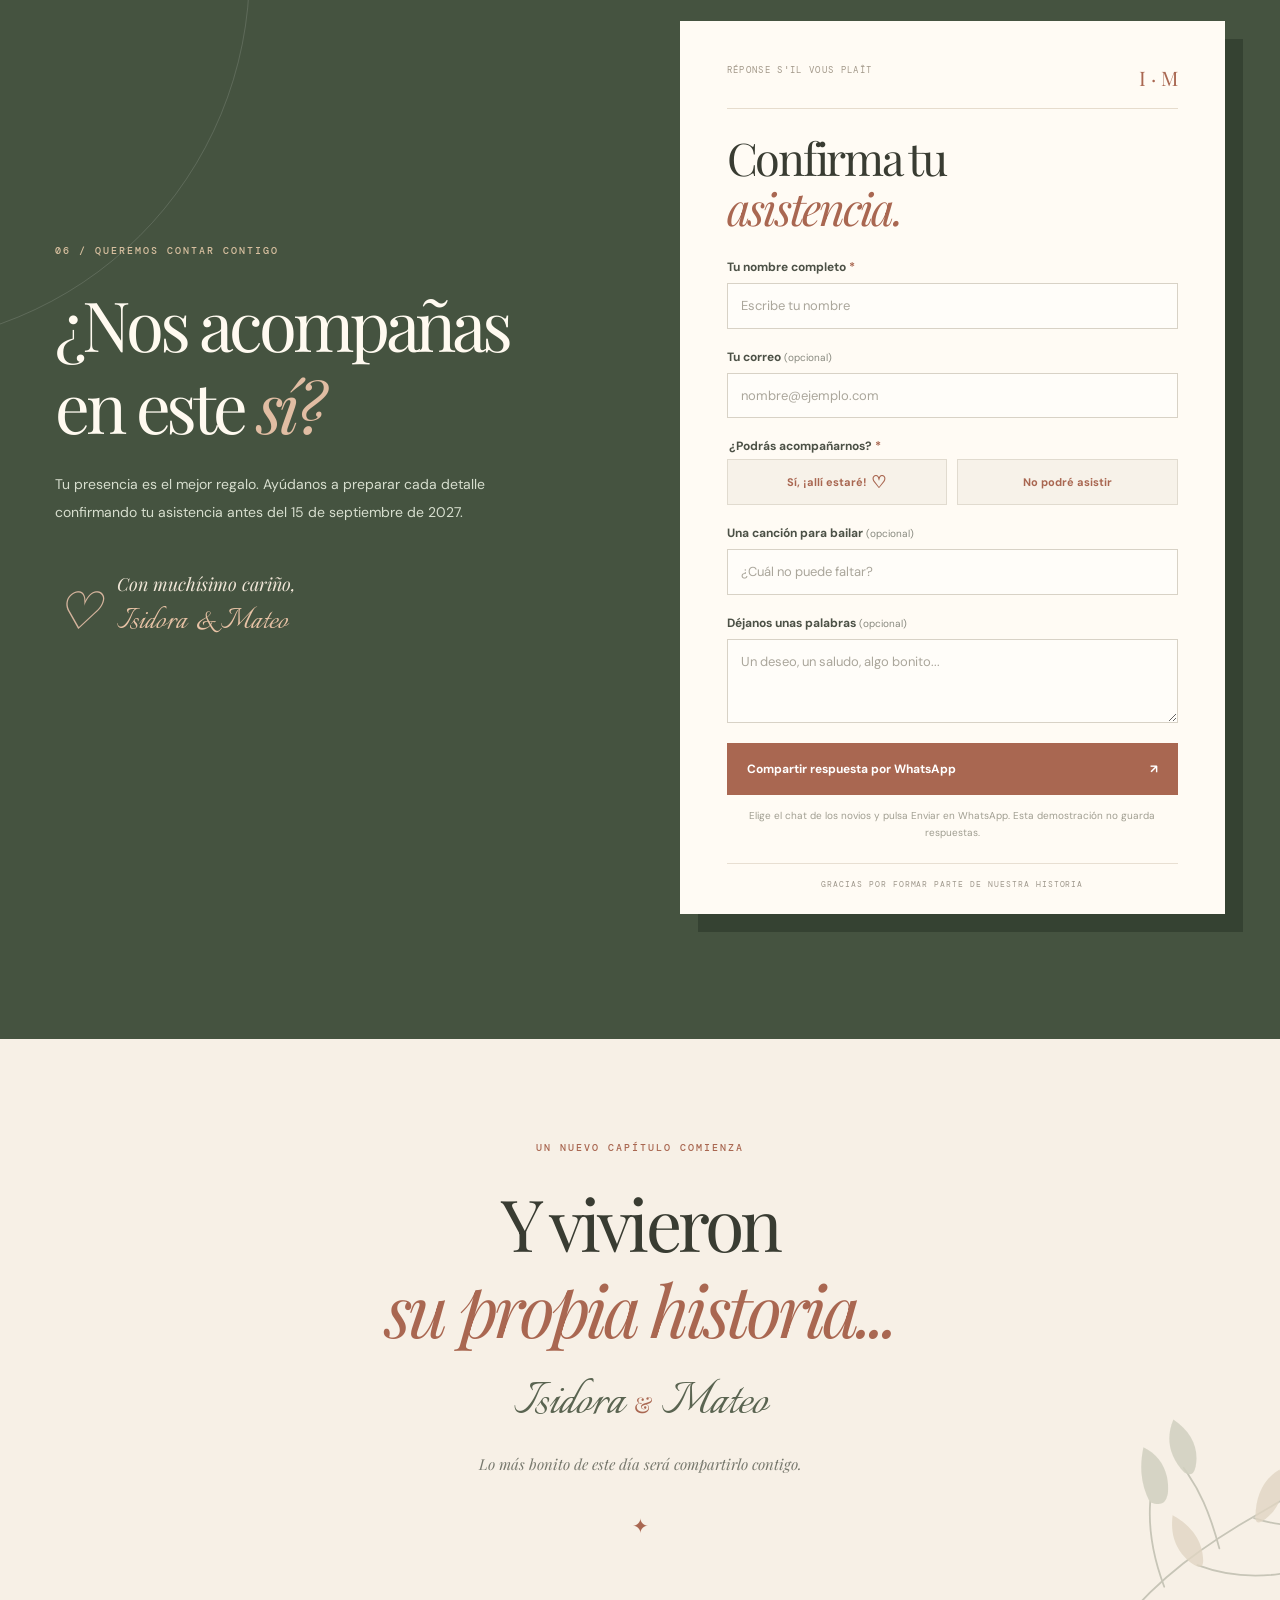
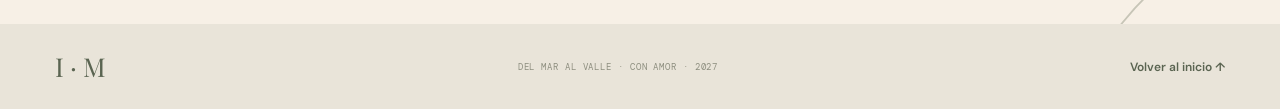
<file: docs/isidora-y-mateo/index.html>
<!DOCTYPE html>
<html lang="es">
<head>
  <!-- DATOS GENERALES: título, descripción e identidad visual. -->
  <meta charset="UTF-8">
  <meta name="viewport" content="width=device-width, initial-scale=1.0">
  <meta name="theme-color" content="#f6f0e7">
  <meta name="description" content="Una invitación de matrimonio escrita con amor, del desierto de Antofagasta a los valles de Talca.">
  <title>Isidora & Mateo · Nuestra invitación</title>
  <link rel="icon" type="image/svg+xml" href="static/img/ilustraciones/favicon.svg">
  <!-- Tipografías decorativas. Si no hay conexión, se usarán las alternativas del sistema. -->
  <link rel="preconnect" href="https://fonts.googleapis.com">
  <link rel="preconnect" href="https://fonts.gstatic.com" crossorigin>
  <link href="https://fonts.googleapis.com/css2?family=DM+Sans:wght@400;500;600;700&family=DM+Mono:wght@400;500&family=Italianno&family=Playfair+Display:ital,wght@0,400;0,500;0,600;1,400;1,500&display=swap" rel="stylesheet">
  <link rel="stylesheet" href="static/css/estilos.css">
  <meta name="rsvp-csrf" content="">
  <noscript><style>.intro-overlay{display:none!important}body.invitation-locked{overflow:auto!important}.reveal{opacity:1!important;transform:none!important}</style></noscript>
</head>
<body class="invitation-locked" data-event-date="2027-10-16T17:00:00-03:00">
  <!-- Pantalla inicial: una carta cerrada con sello de lacre. Se abre con clic o teclado. -->
  <div class="intro-overlay" id="intro" role="dialog" aria-modal="true" aria-label="Abrir invitación de matrimonio">
    <img class="intro-sprig intro-sprig-left" src="static/img/ilustraciones/ramita.svg" alt="" aria-hidden="true">
    <img class="intro-sprig intro-sprig-right" src="static/img/ilustraciones/ramita.svg" alt="" aria-hidden="true">
    <div class="intro-eyebrow">UNA CARTA MUY ESPECIAL</div>
    <div class="intro-envelope" aria-hidden="true">
      <div class="intro-envelope-back"></div>
      <div class="intro-envelope-letter">
        <span>Juntos, para siempre</span>
        <strong>I · M</strong>
      </div>
      <div class="intro-envelope-fold"></div>
      <div class="intro-envelope-flap"></div>
    </div>
    <button type="button" class="seal-button" id="open-invitation" aria-label="Abrir nuestra invitación">
      <span class="seal-monogram">I · M</span>
    </button>
    <h1 class="intro-title">Hay algo que queremos<br><em>contarte...</em></h1>
    <p class="intro-copy">Una historia que comienza en dos ciudades y encuentra un solo destino.</p>
    <button type="button" class="intro-cta" id="open-invitation-text">Abre nuestra carta <span aria-hidden="true">↗</span></button>
    <span class="intro-bottom">HECHA CON AMOR · 2027</span>
  </div>

  <!-- Barra de lectura y navegación principal. -->
  <div class="reading-progress" id="reading-progress" aria-hidden="true"></div>
  <header class="site-header" id="top">
    <a href="#inicio" class="brand" aria-label="Ir al inicio"><span class="brand-symbol">I · M</span><span class="brand-sub">THE WEDDING LETTER</span></a>
    <nav class="nav-links" aria-label="Navegación principal">
      <a href="#carta">La carta</a>
      <a href="#historia">Nuestra historia</a>
      <a href="#detalles">El gran día</a>
    </nav>
    <a class="nav-rsvp" href="#confirmar">Confirmar asistencia <span aria-hidden="true">↗</span></a>
  </header>

  <main>
    <!-- PORTADA: tipografía editorial + ilustración original editable. -->
    <section class="hero section-padding" id="inicio">
      <div class="hero-noise" aria-hidden="true"></div>
      <div class="hero-floral hero-floral-one" aria-hidden="true"><img src="static/img/ilustraciones/ramita.svg" alt=""></div>
      <div class="hero-layout container">
        <div class="hero-copy reveal">
          <p class="overline"><span class="tiny-star">✳</span> ENTRE EL NORTE Y EL SUR <span class="thin-line"></span> 2027</p>
          <p class="hero-note">Una invitación para alguien muy especial</p>
          <h2 class="hero-title">El amor no<br>conoce <em>distancias.</em></h2>
          <p class="hero-description">Del mar del norte a los valles del sur, el amor encontró su lugar.</p>
          <div class="hero-actions">
            <a class="button-primary" href="#carta">Lee nuestra carta <span aria-hidden="true">↗</span></a>
            <span class="hero-hint">DESLIZA PARA DESCUBRIR <span aria-hidden="true">↓</span></span>
          </div>
        </div>
        <div class="hero-art reveal">
          <div class="hero-illustration-mat"><img src="static/img/ilustraciones/portada.svg" alt="Ilustración artística de la costa de Antofagasta y las montañas del valle central de Chile"></div>
          <div class="hero-art-caption"><span>DESDE ANTOFAGASTA</span><span class="caption-heart">♡</span><span>HASTA TALCA</span></div>
          <div class="hero-stamp"><span>16</span><small>OCTUBRE<br>2027</small></div>
        </div>
      </div>
      <div class="hero-bottom container"><div class="hero-bottom-left">01 — NUESTRO COMIENZO</div><div class="hero-bottom-center">Antofagasta <span>✦</span> Talca</div><div class="hero-bottom-right">CON CARIÑO PARA TI</div></div>
    </section>

    <!-- CARTA PERSONAL: texto central editable desde config/evento.json. -->
    <section class="letter-section" id="carta">
      <div class="letter-side-label" aria-hidden="true">A LETTER TO REMEMBER · A LETTER TO REMEMBER · A LETTER TO REMEMBER</div>
      <div class="container letter-container">
        <div class="section-intro reveal"><p class="overline light-overline">01 / DE NUESTRO CORAZÓN AL TUYO</p><h2>Esta carta es<br><em>para ti.</em></h2></div>
        <article class="paper-letter reveal">
          <div class="paper-grain" aria-hidden="true"></div>
          <div class="letter-upper"><div class="letter-date">Talca, Chile<br>Sábado 16 de octubre de 2027</div><div class="letter-stamp" aria-hidden="true"><span>LOVE<br>POST</span><strong>♡</strong><small>CHILE</small></div></div>
          <div class="letter-ornament" aria-hidden="true">✳ <span></span> ✳</div>
          <p class="letter-salutation">Querida familia y queridos amigos:</p>
          <p>Hay historias que comienzan en un lugar, y otras que nacen entre caminos. La nuestra aprendió a recorrer kilómetros, a abrazar nuevos paisajes y a descubrir que el hogar no siempre es una ciudad, sino una persona.</p>
          <p>Con inmensa alegría queremos invitarte a celebrar el día en que nuestros caminos se convertirán en uno solo. Tu presencia hará que este capítulo sea todavía más especial.</p>
          <p class="letter-signoff">Con todo nuestro cariño,</p>
          <p class="signature">Isidora <span>&</span> Mateo</p>
          <div class="letter-closure"><span>SIEMPRE SERÁS PARTE DE NUESTRA HISTORIA</span><span aria-hidden="true">✧</span></div>
        </article>
        <p class="letter-footnote">UNA INVITACIÓN ESPECIAL PARA UN DÍA INOLVIDABLE</p>
      </div>
    </section>

    <!-- HISTORIA: origen real de cada persona; paisajes ficticios dibujados a mano en SVG. -->
    <section class="origin-section section-padding" id="historia">
      <div class="container">
        <div class="origins-heading reveal"><p class="overline">02 / NUESTROS ORÍGENES</p><h2>Dos lugares.<br><em>Una historia.</em></h2><p>Éramos dos caminos distintos. La vida encontró la forma de unirlos.</p></div>
        <div class="origins-grid">
          <article class="origin-card origin-north reveal"><div class="origin-visual"><img src="static/img/ilustraciones/antofagasta.svg" alt="Paisaje ilustrado de Antofagasta con mar, cerros y tonos del desierto"><span class="origin-tag">01 · ELLA</span></div><div class="origin-text"><span class="origin-mini">Donde el sol besa el mar</span><h3>Antofagasta</h3><p>De cielos infinitos, mar abierto y atardeceres que pintan el desierto de oro.</p></div></article>
          <div class="origin-link" aria-hidden="true"><span class="origin-link-top">KM DE HISTORIAS</span><div class="origin-link-line"></div><span class="origin-link-heart">♡</span><div class="origin-link-line"></div><span class="origin-link-bottom">UN SOLO AMOR</span></div>
          <article class="origin-card origin-south reveal"><div class="origin-visual"><img src="static/img/ilustraciones/talca.svg" alt="Paisaje ilustrado de Talca con montañas, campo y árboles"><span class="origin-tag">02 · ÉL</span></div><div class="origin-text"><span class="origin-mini">Entre árboles y montañas</span><h3>Talca</h3><p>De tardes tranquilas, raíces profundas y la belleza serena de los valles del sur.</p></div></article>
        </div>
        <div class="origin-quote reveal"><span>«</span> Y un día, sin importar la distancia, supimos que queríamos caminar juntos. <span>»</span></div>
      </div>
    </section>

    <!-- SAVE THE DATE: fecha, cuenta regresiva y archivo de calendario .ics. -->
    <section class="date-banner" id="fecha">
      <div class="date-decor" aria-hidden="true"><img src="static/img/ilustraciones/ramita.svg" alt=""></div>
      <div class="container date-content reveal"><p class="overline light-overline">03 / RESERVA ESTE DÍA</p><h2>Nos <em>casamos.</em></h2><div class="date-large"><span>16</span><div><strong>OCTUBRE</strong><small>2027</small></div></div><p class="date-day">Sábado 16 de octubre de 2027 · Talca, Chile</p><div class="countdown" aria-label="Cuenta regresiva hasta el matrimonio"><div><strong id="days">--</strong><small>DÍAS</small></div><span>:</span><div><strong id="hours">--</strong><small>HORAS</small></div><span>:</span><div><strong id="minutes">--</strong><small>MINUTOS</small></div><span>:</span><div><strong id="seconds">--</strong><small>SEGUNDOS</small></div></div><a class="button-outline-light" href="guardar-fecha.ics">Añadir a mi calendario <span aria-hidden="true">↗</span></a></div>
    </section>

    <!-- DETALLES DEL EVENTO: horarios y recintos editables, enlaces visibles si se configuran. -->
    <section class="details-section section-padding" id="detalles">
      <div class="container">
        <div class="section-heading-center reveal"><p class="overline">04 / EL GRAN DÍA</p><h2>Así será nuestro<br><em>día especial.</em></h2><p>Un día de esos que quisiéramos guardar para siempre.</p></div>
        <div class="events-grid">
          <article class="event-card reveal"><div class="event-number">01</div><div class="event-icon" aria-hidden="true">✳</div><span class="event-label">LA CEREMONIA</span><h3>El «sí,<br><em>acepto»</em></h3><span class="event-time">17:00 HRS.</span><span class="event-divider"></span><p class="event-location">Jardín de los Suspiros</p><p class="event-address">Lugar ficticio para esta demostración</p></article>
          <article class="event-card event-card-highlight reveal"><div class="event-number">02</div><div class="event-icon" aria-hidden="true">❦</div><span class="event-label">LA CELEBRACIÓN</span><h3>Brindemos<br><em>por amor</em></h3><span class="event-time">19:00 HRS.</span><span class="event-divider"></span><p class="event-location">Casa de los Olivos</p><p class="event-address">Lugar ficticio para esta demostración</p></article>
        </div>
        <p class="details-note reveal">LA MEJOR PARTE DEL DÍA SERÁ COMPARTIRLO CONTIGO <span aria-hidden="true">♡</span></p>
      </div>
    </section>

    <!-- VESTIMENTA: sugerencia boho, sin imponer colores a los invitados. -->
    <section class="dress-section section-padding" id="vestimenta">
      <div class="container dress-layout"><div class="dress-visual reveal"><img src="static/img/ilustraciones/ramo.svg" alt="Ilustración botánica de flores secas y ramas de olivo"></div><div class="dress-copy reveal"><p class="overline">05 / UN PEQUEÑO DETALLE</p><h2>Ven como eres,<br>brilla como <em>nunca.</em></h2><p>Nos encantará compartir un ambiente cálido, natural y lleno de amor. Si te inspira, puedes elegir un estilo <strong>elegante, romántico o boho chic.</strong> Lo más importante es que te sientas tú.</p><div class="dress-swatches" aria-label="Paleta sugerida: arena, terracota, oliva, rosa pálido y beige"><span style="--swatch:#d9c2a4" title="Arena"></span><span style="--swatch:#b87760" title="Terracota"></span><span style="--swatch:#8c9476" title="Oliva"></span><span style="--swatch:#d9b5ad" title="Rosa empolvado"></span><span style="--swatch:#efe3d2" title="Marfil"></span></div><span class="dress-caption">UNA PALETA INSPIRADA EN LA NATURALEZA</span></div></div>
    </section>

    <!-- CONFIRMACIÓN: formulario funcional conectado con SQLite a través de Flask. -->
    <section class="rsvp-section section-padding" id="confirmar">
      <div class="container rsvp-layout">
        <div class="rsvp-copy reveal"><p class="overline light-overline">06 / QUEREMOS CONTAR CONTIGO</p><h2>¿Nos acompañas<br>en este <em>sí?</em></h2><p>Tu presencia es el mejor regalo. Ayúdanos a preparar cada detalle confirmando tu asistencia antes del 15 de septiembre de 2027.</p><div class="rsvp-caption"><span class="rsvp-heart">♡</span><span>Con muchísimo cariño,<br><strong>Isidora & Mateo</strong></span></div></div>
        <div class="rsvp-card reveal">
          <div class="rsvp-card-header"><span>RÉPONSE S'IL VOUS PLAÎT</span><span class="rsvp-small-mark">I · M</span></div>
          <h3>Confirma tu<br><em>asistencia.</em></h3>
          <form id="rsvp-form" novalidate>
            <div class="form-field"><label for="guest-name">Tu nombre completo <span aria-hidden="true">*</span></label><input type="text" id="guest-name" name="nombre" maxlength="90" placeholder="Escribe tu nombre" autocomplete="name" required></div>
            <div class="form-field"><label for="guest-email">Tu correo <small>(opcional)</small></label><input type="email" id="guest-email" name="email" maxlength="150" placeholder="nombre@ejemplo.com" autocomplete="email"></div>
            <fieldset class="form-field"><legend>¿Podrás acompañarnos? <span aria-hidden="true">*</span></legend><div class="attendance-options"><label class="attendance-choice"><input type="radio" name="asistira" value="si" required><span>Sí, ¡allí estaré! <span aria-hidden="true">♡</span></span></label><label class="attendance-choice"><input type="radio" name="asistira" value="no"><span>No podré asistir</span></label></div></fieldset>
            <div id="guest-count-wrap" class="form-field guest-count-field" hidden><label for="guest-count">Total de personas, incluyéndote</label><select id="guest-count" name="cantidad"><option value="1">1 persona</option><option value="2">2 personas</option><option value="3">3 personas</option><option value="4">4 personas</option><option value="5">5 personas</option></select></div>
            <div class="form-field"><label for="guest-song">Una canción para bailar <small>(opcional)</small></label><input type="text" id="guest-song" name="cancion" maxlength="100" placeholder="¿Cuál no puede faltar?"></div>
            <div class="form-field"><label for="guest-message">Déjanos unas palabras <small>(opcional)</small></label><textarea id="guest-message" name="mensaje" rows="3" maxlength="600" placeholder="Un deseo, un saludo, algo bonito..."></textarea></div>
            <!-- Campo trampa (honeypot) que los asistentes reales no ven. -->
            <div class="hp-field" aria-hidden="true"><label for="website">Sitio web</label><input type="text" id="website" name="website" tabindex="-1" autocomplete="off"></div>
            <button type="submit" class="rsvp-submit" id="submit-rsvp">Compartir respuesta por WhatsApp <span aria-hidden="true">↗</span></button>
            <p class="form-feedback" id="form-feedback" role="status" aria-live="polite"></p>
            <p class="form-fineprint">Elige el chat de los novios y pulsa Enviar en WhatsApp. Esta demostración no guarda respuestas.</p>
          </form>
          <div class="rsvp-card-footer">GRACIAS POR FORMAR PARTE DE NUESTRA HISTORIA</div>
        </div>
      </div>
    </section>

    <!-- DESPEDIDA: cierre emocional de la carta y retorno al inicio. -->
    <section class="ending-section"><img class="ending-sprig" src="static/img/ilustraciones/ramita.svg" alt="" aria-hidden="true"><p class="overline">UN NUEVO CAPÍTULO COMIENZA</p><h2>Y vivieron<br><em>su propia historia...</em></h2><div class="ending-signature">Isidora <span>&</span> Mateo</div><p>Lo más bonito de este día será compartirlo contigo.</p><span class="ending-diamond">✦</span></section>
  </main>

  <footer class="footer"><div class="container footer-grid"><span class="footer-brand">I · M</span><span>DEL MAR AL VALLE · CON AMOR · 2027</span><a href="#inicio">Volver al inicio ↑</a></div></footer>
  <!-- Token creado por Flask para autorizar el envío de confirmaciones. -->
  <script defer src="static/js/invitacion.js"></script>
</body>
</html>
</file>
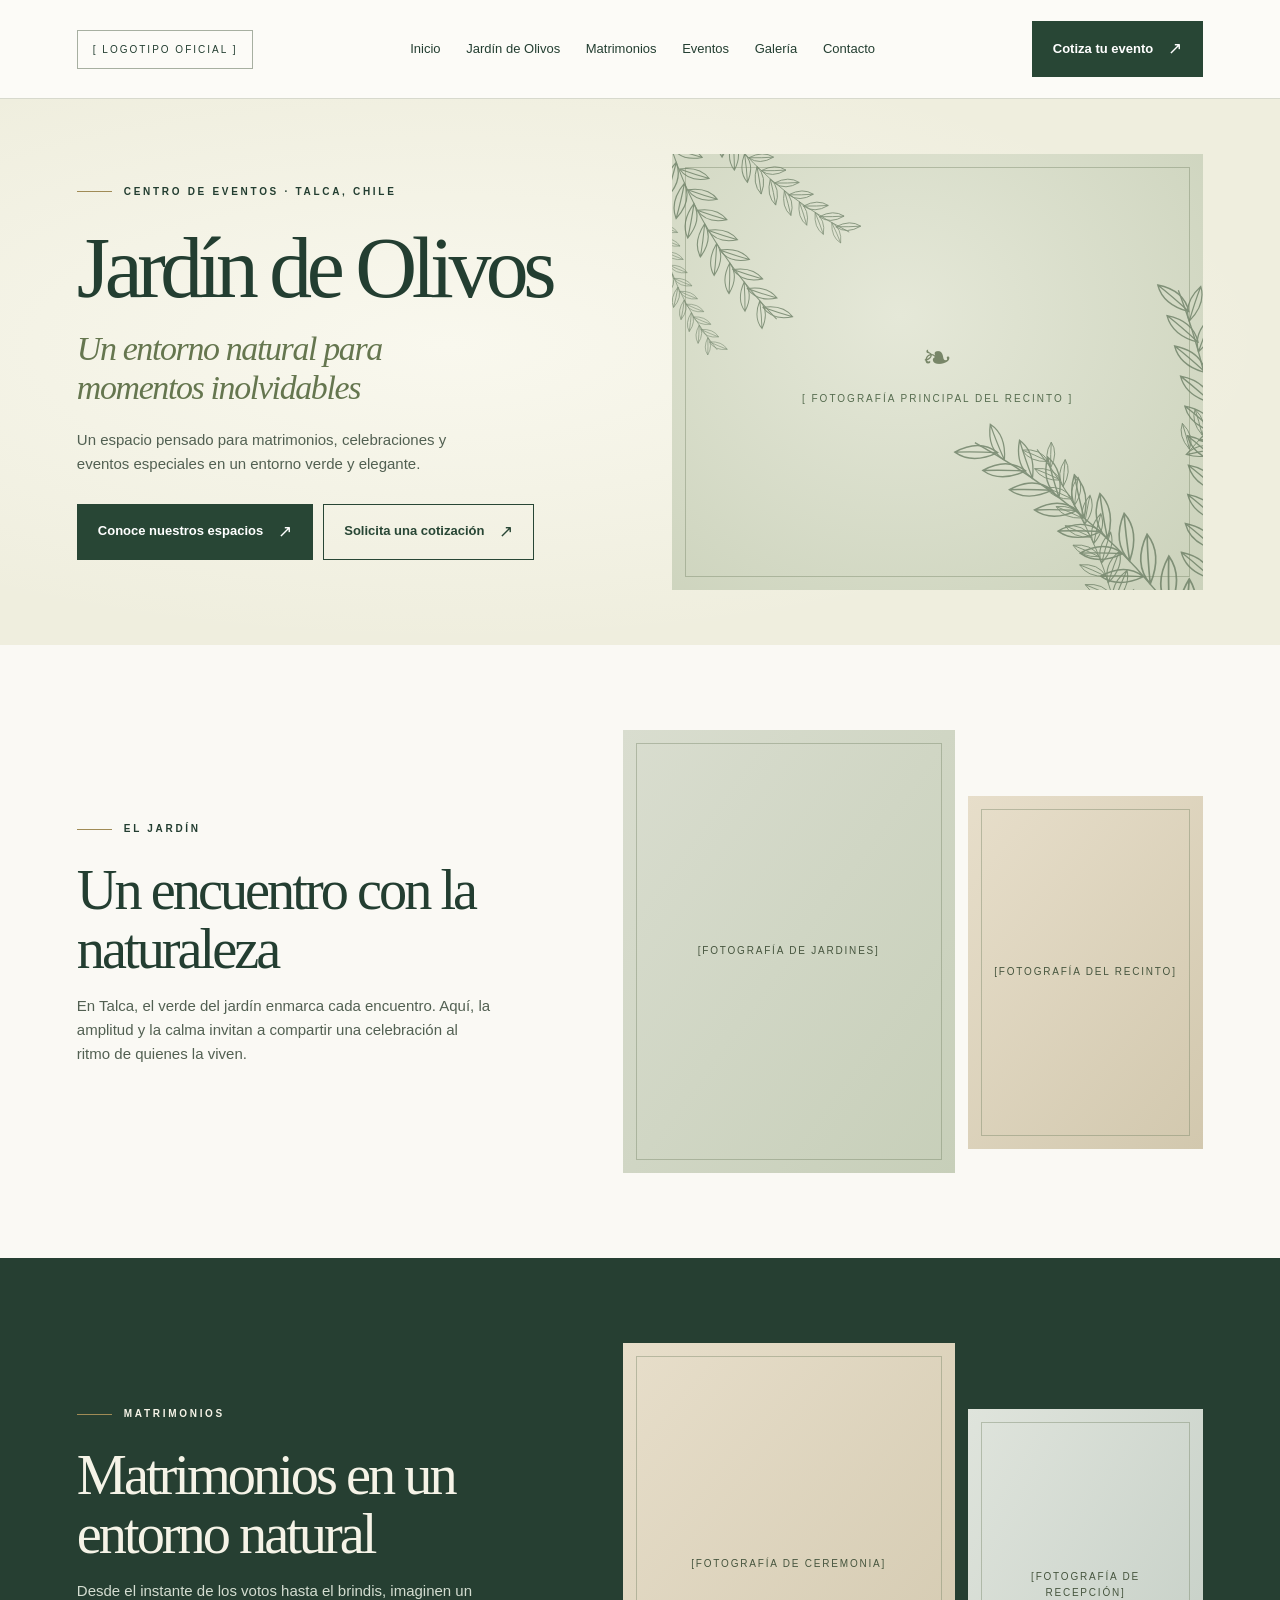
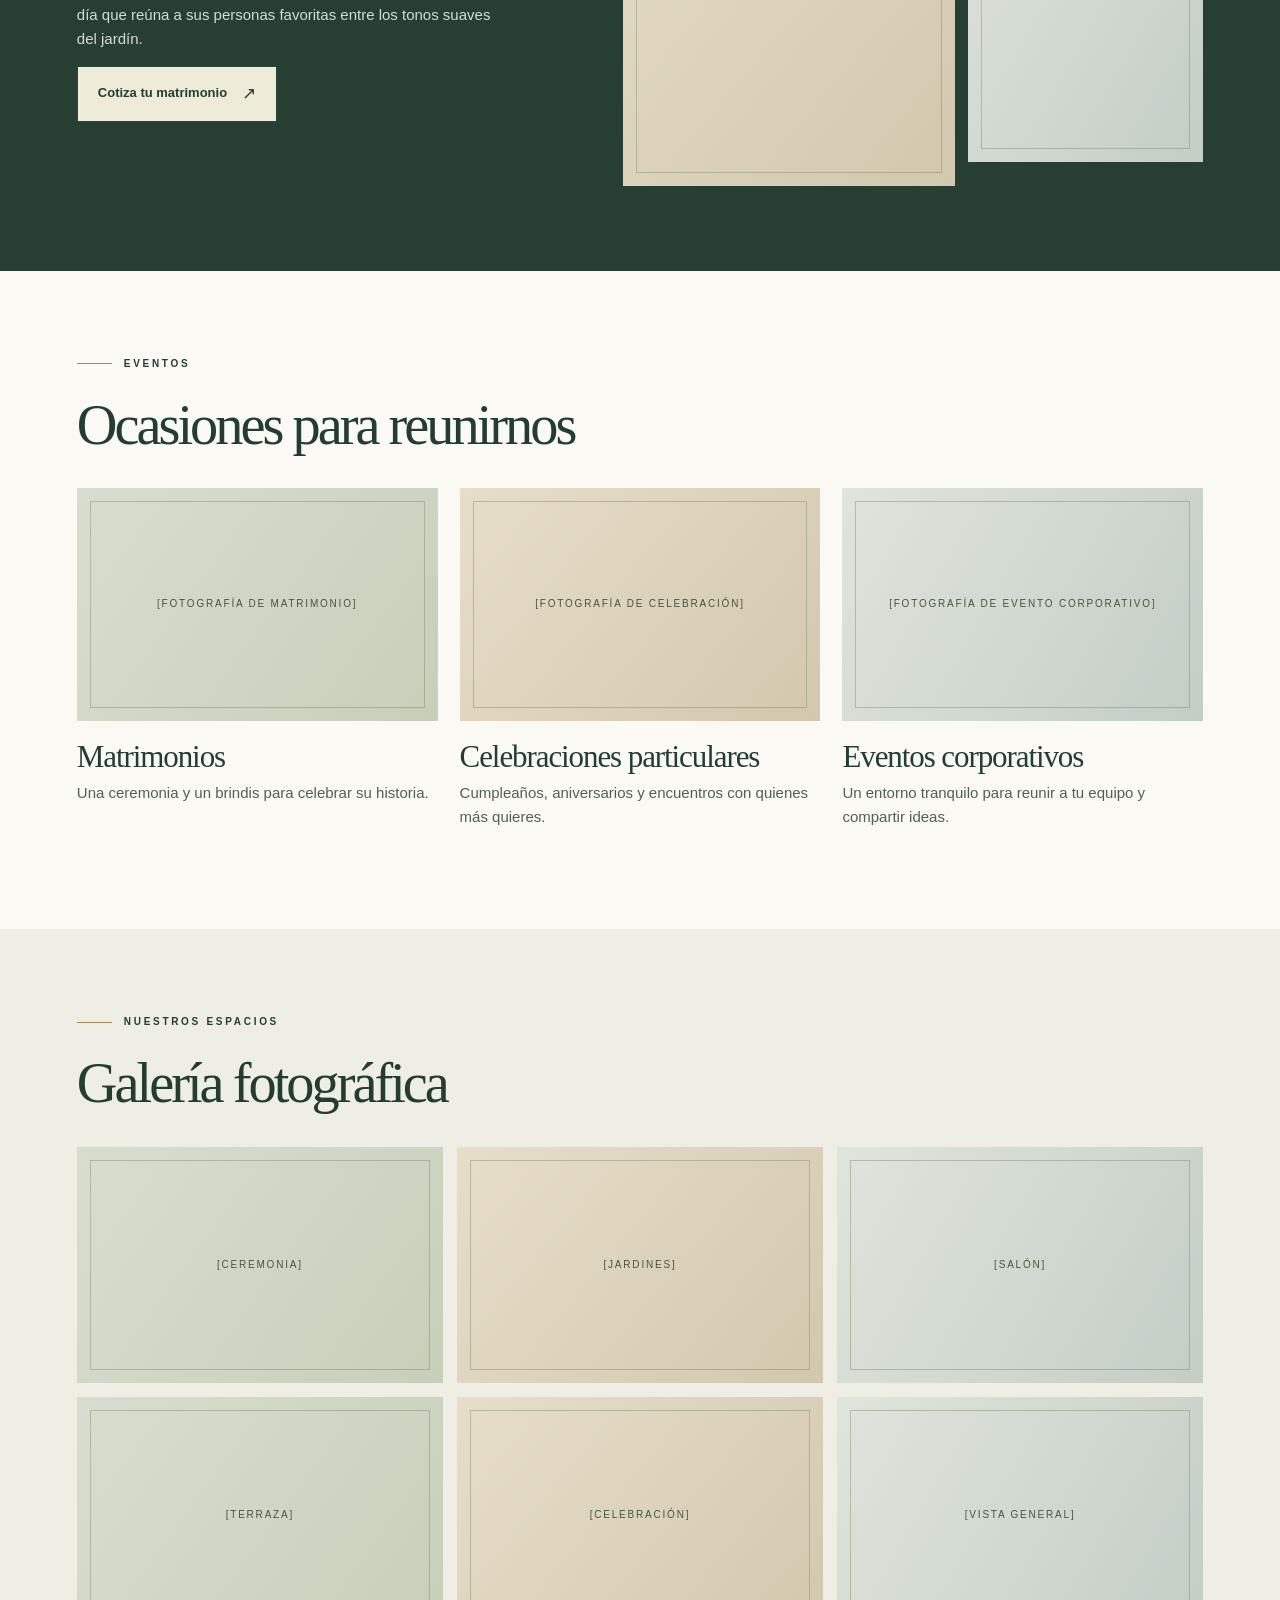
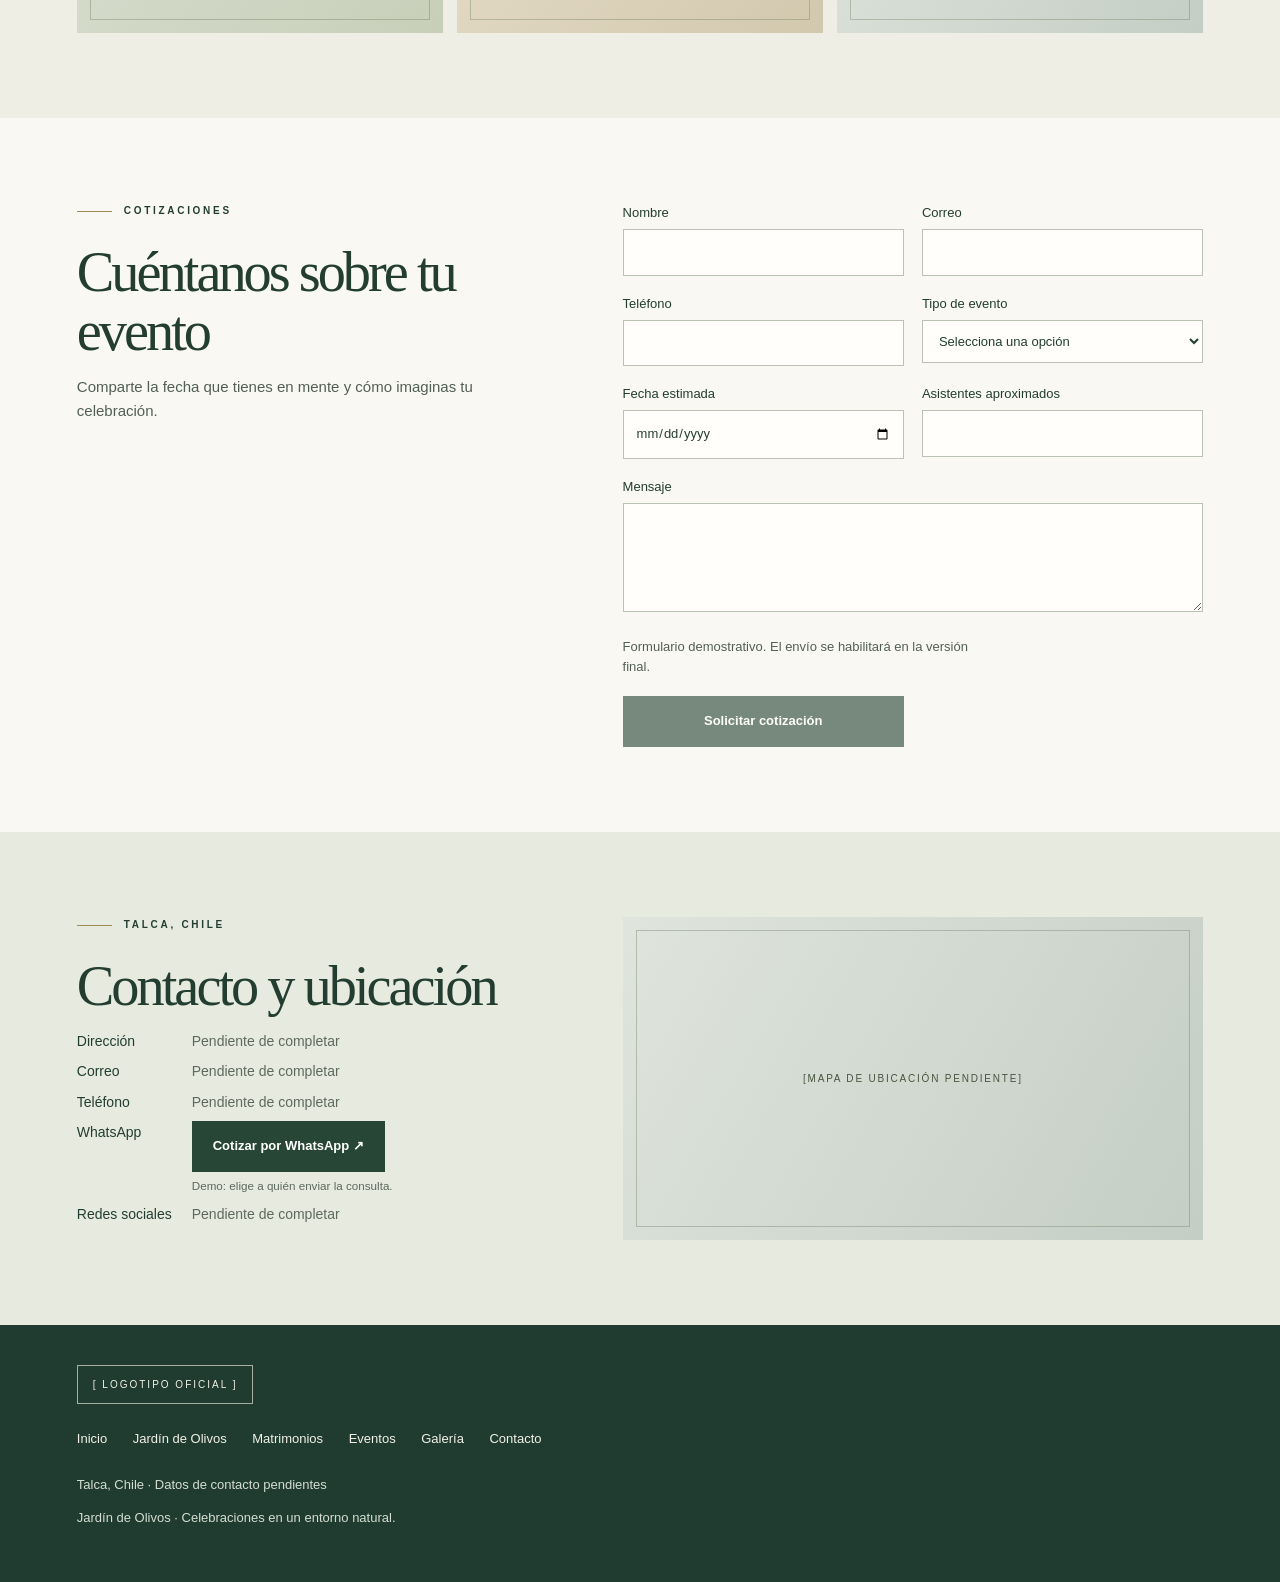
<file: docs/jardin-de-olivos/index.html>
<!doctype html><html lang="es-CL"><meta charset="utf-8"><meta name="viewport" content="width=device-width, initial-scale=1"><title>Jardín de Olivos · Eventos en Talca</title><style>
*{box-sizing:border-box}html{scroll-behavior:smooth;scroll-padding-top:22px}body{margin:0;background:#faf9f4;color:#233e31;font:15px/1.6 'Segoe UI',Arial,sans-serif}a{color:inherit;text-decoration:none}h1,h2,h3,.subtitle{font-family:Georgia,'Times New Roman',serif;font-weight:400;line-height:1.04;margin:0}h1{font-size:clamp(64px,6.7vw,108px);letter-spacing:-.064em}h2{font-size:clamp(40px,4.4vw,68px);letter-spacing:-.053em}h3{font-size:31px;letter-spacing:-.035em}p{max-width:50ch;color:#526052}header,section,footer{padding-inline:max(6vw,calc((100vw - 1430px)/2))}header{display:flex;align-items:center;justify-content:space-between;gap:20px;padding-block:21px;border-bottom:1px solid #d7d9cd;background:#fcfbf7}.logo{display:inline-block;border:1px solid #a7afa1;padding:12px 15px;font:10px/1.3 'Segoe UI',sans-serif;letter-spacing:2px}nav{display:flex;gap:clamp(14px,2vw,38px);font-size:13px}nav a:hover,footer a:hover{text-decoration:underline;text-underline-offset:5px}.button,button{display:inline-flex;align-items:center;justify-content:center;gap:15px;font:600 13px/1.3 'Segoe UI',sans-serif;padding:16px 20px;border:1px solid #284635;color:#fff;background:#284635}.button:hover{background:#36583e}.outline{background:transparent;color:#284635}.outline:hover{background:#e6e8db}b{font-size:17px;font-weight:400}section{padding-block:85px}.hero{display:grid;grid-template-columns:1fr 1fr;gap:5vw;align-items:center;padding-block:55px;background:radial-gradient(ellipse at 35% 45%,#f9f8ee,transparent 70%),#efeede}.eyebrow{display:flex;align-items:center;gap:12px;text-transform:uppercase;letter-spacing:2.7px;font-size:10px;font-weight:650;margin-bottom:24px}.eyebrow:before{content:'';width:35px;height:1px;background:#a08b56}.subtitle{font-size:clamp(26px,2.65vw,44px);font-style:italic;letter-spacing:-.04em;color:#65764f;line-height:1.16;margin:16px 0 20px;max-width:23ch}.actions{display:flex;flex-wrap:wrap;gap:10px;margin-top:28px}.panel{isolation:isolate;position:relative;overflow:hidden;display:grid;place-items:center;min-height:370px;aspect-ratio:1.22;background:radial-gradient(ellipse at 43% 37%,#e5e8d8,#cbd2bb);color:#566c4f}.panel:after,.photo:after{content:'';position:absolute;inset:13px;border:1px solid #71806266;pointer-events:none}.art{position:absolute;width:100%;height:100%;color:#64785e;opacity:.74}.panel .caption{position:relative;text-align:center;font-size:10px;letter-spacing:2px}.caption i{display:block;font:36px Georgia;color:#788668;margin-bottom:12px}.intro,.wedding,.contact,.quote{display:grid;grid-template-columns:.88fr 1.12fr;gap:7vw;align-items:center}.pair{display:grid;grid-template-columns:1.2fr .85fr;gap:13px;align-items:end}.pair .photo:first-child{aspect-ratio:3/4}.pair .photo:last-child{aspect-ratio:3/4.5;margin-bottom:24px}.photo{position:relative;display:grid;place-items:center;aspect-ratio:1.55;background:linear-gradient(126deg,#d9ddcf,#c7cfb9);color:#46553e;text-align:center;font:10px/1.6 'Segoe UI',sans-serif;letter-spacing:1.8px;padding:25px}.p1{background:linear-gradient(130deg,#e7deca,#d2c8ae)}.p2{background:linear-gradient(120deg,#dfe4dc,#c4cec5)}.wedding{background:#263f32;color:#f5f3e7}.wedding p,footer p{color:#d4ddd1}.wedding .button{background:#eeecd9;color:#253e31}.cards,.gallery{display:grid;grid-template-columns:repeat(3,1fr);gap:22px;margin-top:34px}.cards h3{margin-top:20px}.cards p{margin-top:8px}.gallery-section,.quote{background:#efeee4}.gallery{gap:14px}.quote{align-items:start;background:#f9f8f2}.form{display:grid;grid-template-columns:1fr 1fr;gap:18px}label{font-size:13px}input,select,textarea{width:100%;margin-top:5px;padding:12px;font:inherit;color:inherit;background:#fffefa;border:1px solid #bac2b3;border-radius:0}.wide{grid-column:1/-1}.hint{font-size:13px;margin:0}button:disabled{opacity:.62}.contact{background:#e7eadf}dl{display:grid;grid-template-columns:auto 1fr;gap:8px 20px;font-size:14px}dd{margin:0;color:#5e695d}.contact .photo{aspect-ratio:1.8}footer{background:#203c30;color:#f2f1e8;padding-block:40px}footer nav{flex-wrap:wrap;margin:25px 0}footer p{font-size:13px}.menu{display:none}@media(max-width:1000px){header nav{display:none}header{flex-wrap:wrap}.menu{display:block;background:transparent;color:#284635;padding:10px;cursor:pointer;margin-left:auto}.open nav{display:flex;order:4;width:100%;flex-wrap:wrap}.hero{gap:3vw}.actions .button{padding:13px}.intro,.quote,.contact,.wedding{gap:4vw}}@media(max-width:720px){header,section,footer{padding-inline:6%}header{gap:9px;padding-block:14px}header .button{padding:11px;font-size:11px}.logo{font-size:8px;padding:11px 8px}.hero,.intro,.wedding,.contact,.quote{grid-template-columns:1fr;gap:32px}.hero{padding-block:38px}.panel{min-height:0;aspect-ratio:1.4}.cards{grid-template-columns:1fr;gap:30px}.gallery{grid-template-columns:1fr 1fr}.gallery .photo{aspect-ratio:1.1}.form{gap:12px}.eyebrow{margin-bottom:16px}section{padding-block:54px}}@media(prefers-reduced-motion:reduce){html{scroll-behavior:auto}}
</style><header id="inicio"><span class="logo">[ LOGOTIPO OFICIAL ]</span><button class="menu" aria-label="Menú de navegación" aria-expanded="false" onclick="this.setAttribute('aria-expanded',this.parentNode.classList.toggle('open'))">Menú</button><nav><a href="#inicio">Inicio</a><a href="#jardin">Jardín de Olivos</a><a href="#matrimonios">Matrimonios</a><a href="#eventos">Eventos</a><a href="#galeria">Galería</a><a href="#contacto">Contacto</a></nav><a class="button " href="#cotizar">Cotiza tu evento <b aria-hidden="true">↗</b></a></header><main><section class="hero"><div><div class="eyebrow">Centro de eventos · Talca, Chile</div><h1>Jardín de Olivos</h1><div class="subtitle">Un entorno natural para momentos inolvidables</div><p>Un espacio pensado para matrimonios, celebraciones y eventos especiales en un entorno verde y elegante.</p><div class="actions"><a class="button " href="#jardin">Conoce nuestros espacios <b aria-hidden="true">↗</b></a><a class="button outline" href="#cotizar">Solicita una cotización <b aria-hidden="true">↗</b></a></div></div><div class="panel"><svg aria-hidden="true" class="art" viewBox="0 0 500 450" preserveAspectRatio="xMidYMid slice" fill="none" stroke="currentColor" stroke-width=".85"><defs><g id="twig"><path d="M0 0Q34 -86 18 -190"/><g transform="translate(0 0) rotate(-10) scale(1.3)"><path d="M0 0Q7 -12 24 -10Q17 1 0 0ZM0 0Q13 -6 24 -10"/></g><g transform="translate(1 -6) scale(-1 1) rotate(-30)"><path d="M0 0Q7 -12 24 -10Q17 1 0 0ZM0 0Q13 -6 24 -10"/></g><g transform="translate(6.300000000000001 -17.38) rotate(-13) scale(1.2550000000000001)"><path d="M0 0Q7 -12 24 -10Q17 1 0 0ZM0 0Q13 -6 24 -10"/></g><g transform="translate(7.300000000000001 -23.38) scale(-1 1) rotate(-30)"><path d="M0 0Q7 -12 24 -10Q17 1 0 0ZM0 0Q13 -6 24 -10"/></g><g transform="translate(11.600000000000003 -35.12) rotate(-16) scale(1.21)"><path d="M0 0Q7 -12 24 -10Q17 1 0 0ZM0 0Q13 -6 24 -10"/></g><g transform="translate(12.600000000000003 -41.12) scale(-1 1) rotate(-30)"><path d="M0 0Q7 -12 24 -10Q17 1 0 0ZM0 0Q13 -6 24 -10"/></g><g transform="translate(15.899999999999997 -53.22) rotate(-19) scale(1.165)"><path d="M0 0Q7 -12 24 -10Q17 1 0 0ZM0 0Q13 -6 24 -10"/></g><g transform="translate(16.9 -59.22) scale(-1 1) rotate(-30)"><path d="M0 0Q7 -12 24 -10Q17 1 0 0ZM0 0Q13 -6 24 -10"/></g><g transform="translate(19.2 -71.67999999999999) rotate(-22) scale(1.12)"><path d="M0 0Q7 -12 24 -10Q17 1 0 0ZM0 0Q13 -6 24 -10"/></g><g transform="translate(20.2 -77.67999999999999) scale(-1 1) rotate(-30)"><path d="M0 0Q7 -12 24 -10Q17 1 0 0ZM0 0Q13 -6 24 -10"/></g><g transform="translate(21.5 -90.5) rotate(-25) scale(1.0750000000000002)"><path d="M0 0Q7 -12 24 -10Q17 1 0 0ZM0 0Q13 -6 24 -10"/></g><g transform="translate(22.5 -96.5) scale(-1 1) rotate(-30)"><path d="M0 0Q7 -12 24 -10Q17 1 0 0ZM0 0Q13 -6 24 -10"/></g><g transform="translate(22.8 -109.67999999999999) rotate(-28) scale(1.03)"><path d="M0 0Q7 -12 24 -10Q17 1 0 0ZM0 0Q13 -6 24 -10"/></g><g transform="translate(23.8 -115.67999999999999) scale(-1 1) rotate(-30)"><path d="M0 0Q7 -12 24 -10Q17 1 0 0ZM0 0Q13 -6 24 -10"/></g><g transform="translate(23.1 -129.22) rotate(-31) scale(0.9850000000000001)"><path d="M0 0Q7 -12 24 -10Q17 1 0 0ZM0 0Q13 -6 24 -10"/></g><g transform="translate(24.1 -135.22) scale(-1 1) rotate(-30)"><path d="M0 0Q7 -12 24 -10Q17 1 0 0ZM0 0Q13 -6 24 -10"/></g><g transform="translate(22.4 -149.12) rotate(-34) scale(0.9400000000000001)"><path d="M0 0Q7 -12 24 -10Q17 1 0 0ZM0 0Q13 -6 24 -10"/></g><g transform="translate(23.4 -155.12) scale(-1 1) rotate(-30)"><path d="M0 0Q7 -12 24 -10Q17 1 0 0ZM0 0Q13 -6 24 -10"/></g><g transform="translate(20.7 -169.38) rotate(-37) scale(0.895)"><path d="M0 0Q7 -12 24 -10Q17 1 0 0ZM0 0Q13 -6 24 -10"/></g><g transform="translate(21.7 -175.38) scale(-1 1) rotate(-30)"><path d="M0 0Q7 -12 24 -10Q17 1 0 0ZM0 0Q13 -6 24 -10"/></g></g></defs><use href="#twig" transform="translate(500 495) rotate(-52) scale(1.55)"/><use href="#twig" transform="translate(423 480) rotate(-29) scale(1.04)"/><use href="#twig" transform="translate(509 429) rotate(-12) scale(1.48)"/><use href="#twig" transform="translate(484 303) rotate(22) scale(0.97)"/><use href="#twig" transform="translate(-8 -12) rotate(145) scale(1.13)"/><use href="#twig" transform="translate(38 -20) rotate(126) scale(0.9)"/><use href="#twig" transform="translate(-13 83) rotate(150) scale(0.7)"/></svg><div class="caption"><i aria-hidden="true">❧</i>[ FOTOGRAFÍA PRINCIPAL DEL RECINTO ]</div></div></section><section class="intro" id="jardin"><div><div class="eyebrow">El jardín</div><h2>Un encuentro con la naturaleza</h2><p>En Talca, el verde del jardín enmarca cada encuentro. Aquí, la amplitud y la calma invitan a compartir una celebración al ritmo de quienes la viven.</p></div><div class="pair"><div class="photo p0"><span>[FOTOGRAFÍA DE JARDINES]</span></div><div class="photo p1"><span>[FOTOGRAFÍA DEL RECINTO]</span></div></div></section><section class="wedding" id="matrimonios"><div><div class="eyebrow">Matrimonios</div><h2>Matrimonios en un entorno natural</h2><p>Desde el instante de los votos hasta el brindis, imaginen un día que reúna a sus personas favoritas entre los tonos suaves del jardín.</p><a class="button " href="#cotizar">Cotiza tu matrimonio <b aria-hidden="true">↗</b></a></div><div class="pair"><div class="photo p1"><span>[FOTOGRAFÍA DE CEREMONIA]</span></div><div class="photo p2"><span>[FOTOGRAFÍA DE RECEPCIÓN]</span></div></div></section><section id="eventos"><div class="eyebrow">Eventos</div><h2>Ocasiones para reunirnos</h2><div class="cards"><article><div class="photo p0"><span>[FOTOGRAFÍA DE MATRIMONIO]</span></div><h3>Matrimonios</h3><p>Una ceremonia y un brindis para celebrar su historia.</p></article><article><div class="photo p1"><span>[FOTOGRAFÍA DE CELEBRACIÓN]</span></div><h3>Celebraciones particulares</h3><p>Cumpleaños, aniversarios y encuentros con quienes más quieres.</p></article><article><div class="photo p2"><span>[FOTOGRAFÍA DE EVENTO CORPORATIVO]</span></div><h3>Eventos corporativos</h3><p>Un entorno tranquilo para reunir a tu equipo y compartir ideas.</p></article></div></section><section class="gallery-section" id="galeria"><div class="eyebrow">Nuestros espacios</div><h2>Galería fotográfica</h2><div class="gallery"><div class="photo p0"><span>[CEREMONIA]</span></div><div class="photo p1"><span>[JARDINES]</span></div><div class="photo p2"><span>[SALÓN]</span></div><div class="photo p0"><span>[TERRAZA]</span></div><div class="photo p1"><span>[CELEBRACIÓN]</span></div><div class="photo p2"><span>[VISTA GENERAL]</span></div></div></section><section class="quote" id="cotizar"><div><div class="eyebrow">Cotizaciones</div><h2>Cuéntanos sobre tu evento</h2><p>Comparte la fecha que tienes en mente y cómo imaginas tu celebración.</p></div><form class="form" onsubmit="return false"><label>Nombre<input type="text"></label><label>Correo<input type="email"></label><label>Teléfono<input type="tel"></label><label>Tipo de evento<select id="tipo"><option>Selecciona una opción</option><option>Matrimonio</option><option>Celebración particular</option><option>Evento corporativo</option></select></label><label>Fecha estimada<input type="date"></label><label>Asistentes aproximados<input type="number" min="1"></label><label class="wide">Mensaje<textarea rows="4"></textarea></label><p class="wide hint">Formulario demostrativo. El envío se habilitará en la versión final.</p><button disabled>Solicitar cotización</button></form></section><section id="contacto" class="contact"><div><div class="eyebrow">Talca, Chile</div><h2>Contacto y ubicación</h2><dl><dt>Dirección</dt><dd>Pendiente de completar</dd><dt>Correo</dt><dd>Pendiente de completar</dd><dt>Teléfono</dt><dd>Pendiente de completar</dd><dt>WhatsApp</dt><dd><a class="button" href="https://wa.me/?text=Hola%2C%20quisiera%20cotizar%20un%20evento%20en%20Jard%C3%ADn%20de%20Olivos.">Cotizar por WhatsApp ↗</a><small style="display:block;margin-top:5px">Demo: elige a quién enviar la consulta.</small></dd><dt>Redes sociales</dt><dd>Pendiente de completar</dd></dl></div><div class="photo p2"><span>[MAPA DE UBICACIÓN PENDIENTE]</span></div></section></main><footer><span class="logo">[ LOGOTIPO OFICIAL ]</span><nav aria-label="Enlaces rápidos"><a href="#inicio">Inicio</a><a href="#jardin">Jardín de Olivos</a><a href="#matrimonios">Matrimonios</a><a href="#eventos">Eventos</a><a href="#galeria">Galería</a><a href="#contacto">Contacto</a></nav><p>Talca, Chile · Datos de contacto pendientes</p><p>Jardín de Olivos · Celebraciones en un entorno natural.</p></footer><script>document.querySelector('.wedding a').onclick=()=>document.querySelector('#tipo').value='Matrimonio';document.querySelector('header nav').onclick=()=>{document.querySelector('header').classList.remove('open');document.querySelector('.menu').setAttribute('aria-expanded','false')}</script></html>
</file>
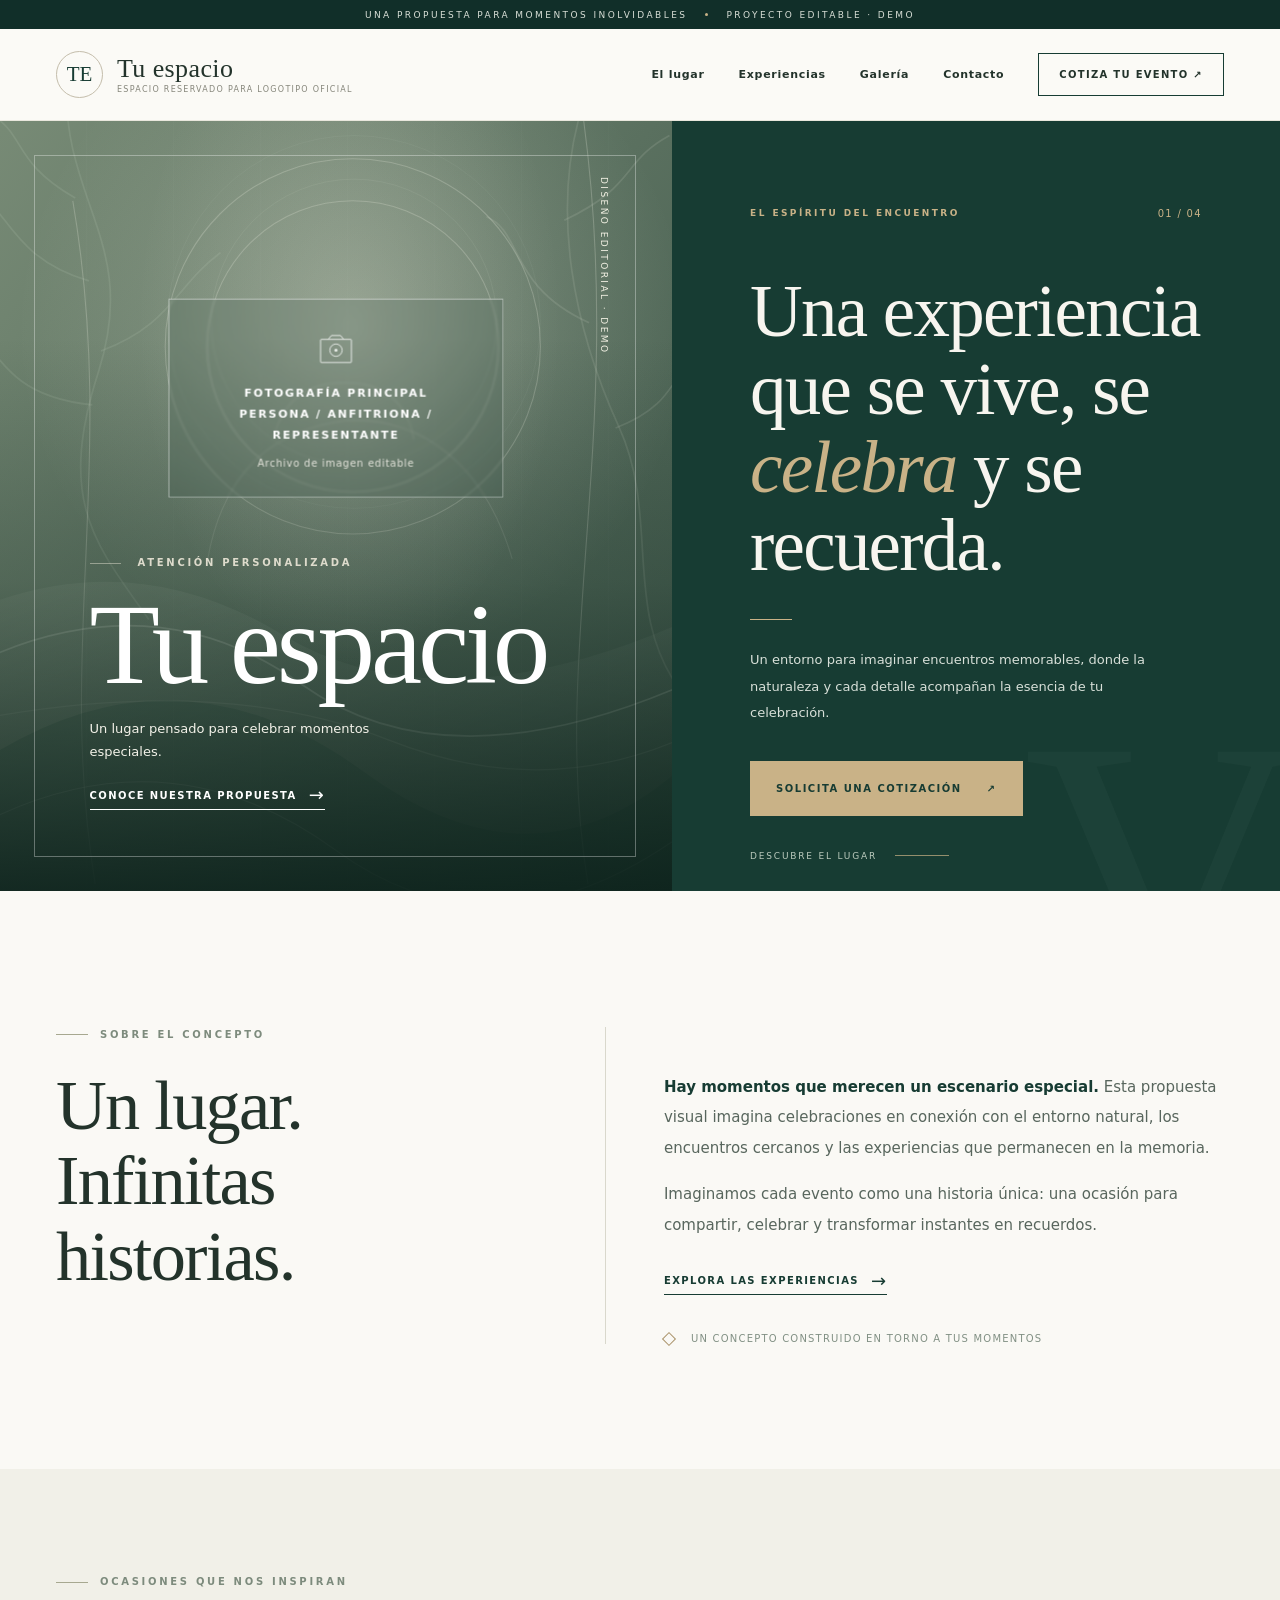
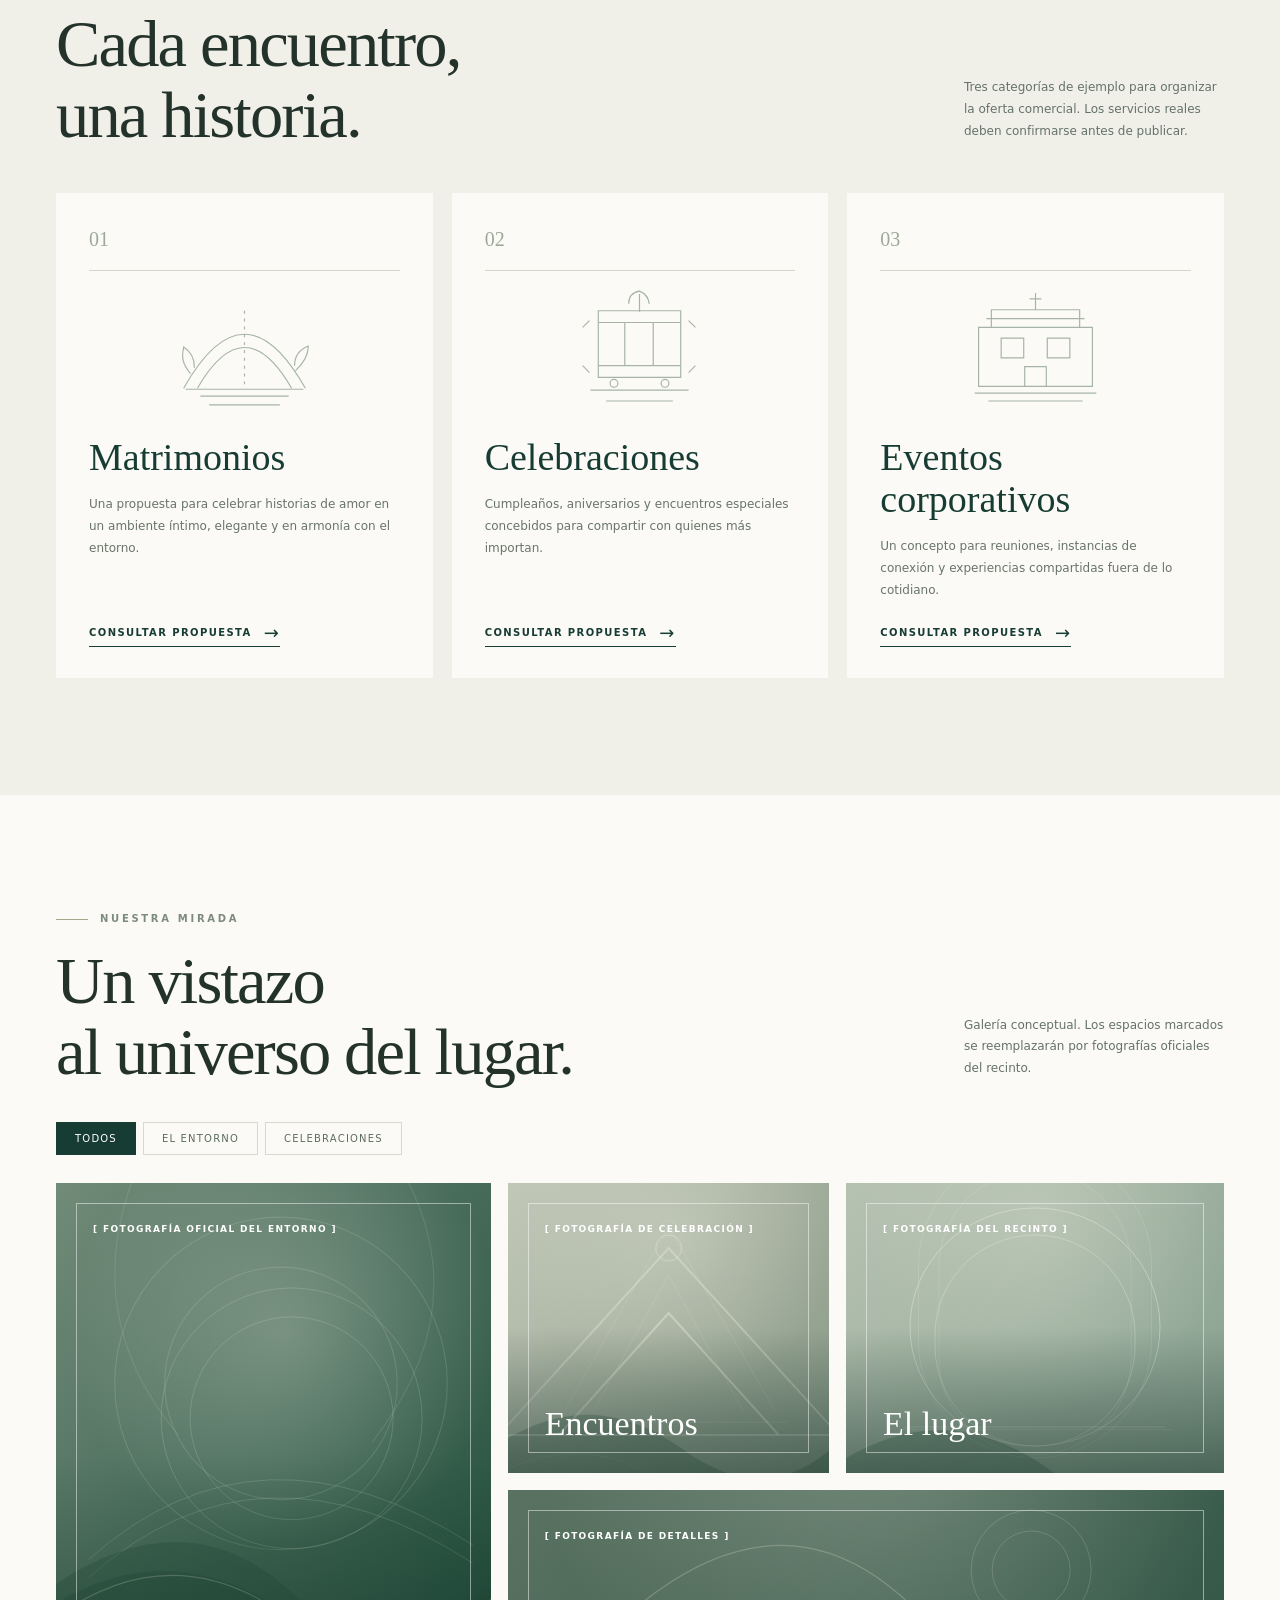
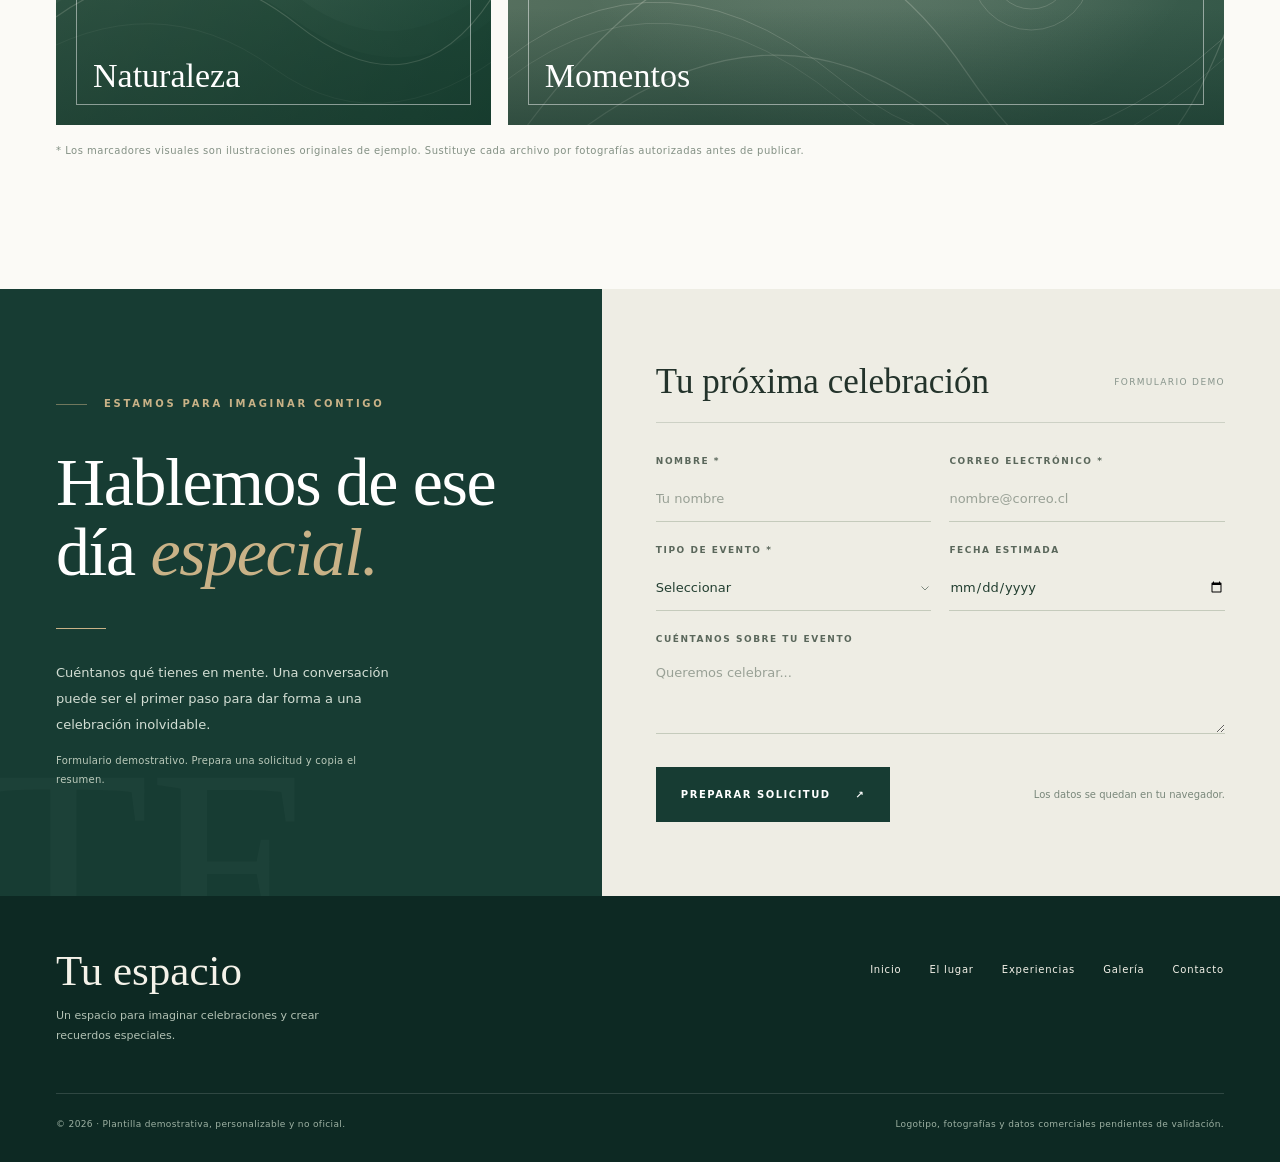
<file: docs/tu-espacio/index.html>
<!doctype html>
<html lang="es-CL">
<head>
  <meta charset="utf-8">
  <meta name="viewport" content="width=device-width, initial-scale=1">
  <meta name="theme-color" content="#173c33">
  <meta name="description" content="Plantilla web editorial editable para matrimonios, celebraciones y eventos.">
  <title>Tu espacio | Proyecto web editorial</title>
  <link rel="stylesheet" href="css/estilos.css">
</head>
<body>
  <div class="topline" aria-label="Propuesta visual demostrativa"><span>Una propuesta para momentos inolvidables</span><span class="dot"></span><span>Proyecto editable · Demo</span></div>
  <header class="header" id="inicio">
    <div class="header-inner">
      <a class="brand" href="#inicio" aria-label="Volver al inicio">
        <span class="brand-mark" aria-hidden="true" data-site-iniciales>TE</span>
        <img id="logo-oficial" class="logo-oficial" alt="Logotipo oficial" hidden>
        <span class="brand-word"><strong data-site-nombre>Tu espacio</strong><small>Espacio reservado para logotipo oficial</small></span>
      </a>
      <button class="menu-toggle" type="button" aria-label="Abrir menú" aria-expanded="false" aria-controls="main-nav"><span></span><span></span><span></span></button>
      <nav class="nav" id="main-nav" aria-label="Navegación principal">
        <a href="#concepto">El lugar</a>
        <a href="#experiencias">Experiencias</a>
        <a href="#galeria">Galería</a>
        <a href="#contacto">Contacto</a>
        <a href="#contacto" class="nav-cta">Cotiza tu evento <span aria-hidden="true">↗</span></a>
      </nav>
    </div>
  </header>

  <main>
    <section class="hero" aria-label="Presentación editorial del espacio de eventos">
      <div class="hero-photo">
        <!-- FOTO PRINCIPAL: cambia la ruta en web/js/config.js y coloca el archivo en web/assets/fotos/ -->
        <img id="imagen-portada" class="hero-background-image" src="assets/fotos/portada-persona.svg" alt="" aria-hidden="true">
        <svg class="hero-art" viewBox="0 0 800 900" preserveAspectRatio="xMidYMid slice" fill="none" aria-hidden="true">
          <defs><linearGradient id="hill" x1="0" y1="0" x2="1" y2="1"><stop stop-color="#d9e2d1" stop-opacity=".08"/><stop offset="1" stop-color="#092a1d" stop-opacity=".55"/></linearGradient></defs>
          <path d="M-90 605 Q130 475 336 600 T875 553 L900 940 -30 940Z" fill="url(#hill)"/>
          <path d="M-60 654 Q170 524 360 659 T875 627" stroke="#dce6d6" stroke-opacity=".35" stroke-width="2"/>
          <path d="M-70 710 Q250 640 462 724 T867 689" stroke="#e2e9d9" stroke-opacity=".18" stroke-width="1.4"/>
          <path d="M85 -50 C78 95 171 142 122 294 S119 495 181 583" stroke="#c6d4c1" stroke-opacity=".2" stroke-width="2"/>
          <path d="M95 90 C20 47 38 16-4-8 M111 187 C32 164 18 115-9 91 M125 269 C208 238 212 193 265 154 M115 332 C37 324 14 292-15 250" stroke="#c6d4c1" stroke-opacity=".2" stroke-width="2"/>
          <path d="M693 -32 C645 103 682 251 731 358 S733 575 805 669" stroke="#dbe2d3" stroke-opacity=".18" stroke-width="2"/>
          <path d="M667 116 C752 76 733 48 790 17 M696 236 C601 193 619 130 576 112 M727 359 C806 329 789 288 841 256" stroke="#dbe2d3" stroke-opacity=".2" stroke-width="2"/>
          <circle cx="421" cy="235" r="167" stroke="#e6ebde" stroke-opacity=".14" stroke-width="1"/>
          <circle cx="421" cy="235" r="218" stroke="#e6ebde" stroke-opacity=".09" stroke-width="1"/>
          <path d="M250 512 C270 402 333 360 414 350 C503 347 574 404 606 512" stroke="#f4f2e4" stroke-opacity=".17" stroke-width="1.4"/>
          <path d="M327 371 Q343 306 410 306 Q478 306 491 372" stroke="#f4f2e4" stroke-opacity=".16" stroke-width="1.4"/>
        </svg>
        <div class="hero-frame"></div>
        <span class="hero-corner">Diseño editorial · Demo</span>
        <div class="hero-image-label" role="img" aria-label="Espacio reservado para fotografía principal de persona anfitriona o representante">
          <svg class="image-icon" viewBox="0 0 48 48" fill="none" aria-hidden="true"><rect x="4" y="10" width="40" height="30" rx="1" stroke="currentColor" stroke-width="1.2"/><path d="M14 10l4-5h12l4 5" stroke="currentColor" stroke-width="1.2"/><circle cx="24" cy="24" r="8" stroke="currentColor" stroke-width="1.2"/><circle cx="24" cy="24" r="2" fill="currentColor"/></svg>
          <strong>Fotografía principal<br>persona / anfitriona / representante</strong>
          <small>Archivo de imagen editable</small>
        </div>
        <div class="hero-overprint">
          <div class="kicker eyebrow">Atención personalizada</div>
          <h2 data-site-nombre>Tu espacio</h2>
          <p>Un lugar pensado para celebrar momentos especiales.</p>
          <a href="#concepto" class="text-link">Conoce nuestra propuesta <span class="arrow" aria-hidden="true">→</span></a>
        </div>
      </div>
      <div class="hero-copy">
        <div class="hero-copy-top"><span class="kicker">El espíritu del encuentro</span><span class="number">01 / 04</span></div>
        <h1>Una experiencia que se vive, se <em>celebra</em> y se recuerda.</h1>
        <span class="rule" aria-hidden="true"></span>
        <p>Un entorno para imaginar encuentros memorables, donde la naturaleza y cada detalle acompañan la esencia de tu celebración.</p>
        <a href="#contacto" class="btn btn-gold">Solicita una cotización <span aria-hidden="true">↗</span></a>
        <span class="hero-meta">Descubre el lugar</span>
      </div>
    </section>

    <section class="introduction" id="concepto">
      <div class="wrap intro-layout">
        <div class="intro-left">
          <div class="kicker section-tag"><span class="tag-dash"></span> Sobre el concepto</div>
          <h2 class="serif">Un lugar.<br>Infinitas<br>historias.</h2>
        </div>
        <div class="intro-right">
          <p><strong>Hay momentos que merecen un escenario especial.</strong> Esta propuesta visual imagina celebraciones en conexión con el entorno natural, los encuentros cercanos y las experiencias que permanecen en la memoria.</p>
          <p>Imaginamos cada evento como una historia única: una ocasión para compartir, celebrar y transformar instantes en recuerdos.</p>
          <a href="#experiencias" class="text-link">Explora las experiencias <span class="arrow" aria-hidden="true">→</span></a>
          <div class="intro-detail"><span class="diamond"></span> Un concepto construido en torno a tus momentos</div>
        </div>
      </div>
    </section>

    <section class="services" id="experiencias">
      <div class="wrap">
        <div class="section-heading">
          <div><span class="kicker section-tag"><span class="tag-dash"></span> Ocasiones que nos inspiran</span><h2 class="serif">Cada encuentro,<br>una historia.</h2></div>
          <p>Tres categorías de ejemplo para organizar la oferta comercial. Los servicios reales deben confirmarse antes de publicar.</p>
        </div>
        <div class="service-grid">
          <article class="service">
            <span class="service-number">01</span>
            <div class="service-art" aria-hidden="true"><svg viewBox="0 0 160 140" fill="none" stroke="currentColor" stroke-width="1.2"><path d="M18 110 Q80 0 142 110"/><path d="M32 110 Q80 27 128 110"/><path d="M20 111 H140"/><path d="M80 31V111" stroke-dasharray="3 5"/><path d="M35 118H125"/><path d="M44 127H116"/><path d="M25 95c-9-10-9-18-7-27 8 5 11 12 11 21M132 92c10-9 13-17 13-25-10 4-14 12-14 20"/></svg></div>
            <h3 class="serif">Matrimonios</h3>
            <p>Una propuesta para celebrar historias de amor en un ambiente íntimo, elegante y en armonía con el entorno.</p>
            <a href="#contacto" class="text-link service-link" data-service="Matrimonio">Consultar propuesta <span class="arrow" aria-hidden="true">→</span></a>
          </article>
          <article class="service">
            <span class="service-number">02</span>
            <div class="service-art" aria-hidden="true"><svg viewBox="0 0 160 140" fill="none" stroke="currentColor" stroke-width="1.2"><path d="M38 31h84v68H38z"/><path d="M38 43h84M38 87h84"/><path d="M65 43v44M94 43v44"/><path d="M80 32v-18M69 24c0-8 5-12 11-13 5 2 9 5 10 13"/><path d="M30 112h100M46 123h68"/><circle cx="54" cy="105" r="4"/><circle cx="106" cy="105" r="4"/><path d="M22 48l7-7m101 0 7 7M22 87l7 7m101 0 7-7"/></svg></div>
            <h3 class="serif">Celebraciones</h3>
            <p>Cumpleaños, aniversarios y encuentros especiales concebidos para compartir con quienes más importan.</p>
            <a href="#contacto" class="text-link service-link" data-service="Celebración">Consultar propuesta <span class="arrow" aria-hidden="true">→</span></a>
          </article>
          <article class="service">
            <span class="service-number">03</span>
            <div class="service-art" aria-hidden="true"><svg viewBox="0 0 160 140" fill="none" stroke="currentColor" stroke-width="1.2"><path d="M22 48h116v60H22z"/><path d="M35 48V30h90v18"/><path d="M45 59h23v20H45zM92 59h23v20H92z"/><path d="M69 108V88h22v20"/><path d="M18 115h124M32 123h96"/><path d="M80 30V13M74 19h12"/><path d="M30 39h100"/></svg></div>
            <h3 class="serif">Eventos corporativos</h3>
            <p>Un concepto para reuniones, instancias de conexión y experiencias compartidas fuera de lo cotidiano.</p>
            <a href="#contacto" class="text-link service-link" data-service="Evento corporativo">Consultar propuesta <span class="arrow" aria-hidden="true">→</span></a>
          </article>
        </div>
      </div>
    </section>

    <section class="gallery" id="galeria">
      <div class="wrap">
        <div class="section-heading">
          <div><span class="kicker section-tag"><span class="tag-dash"></span> Nuestra mirada</span><h2 class="serif">Un vistazo<br>al universo del lugar.</h2></div>
          <p>Galería conceptual. Los espacios marcados se reemplazarán por fotografías oficiales del recinto.</p>
        </div>
        <div class="filters" role="group" aria-label="Filtrar galería">
          <button class="filter-btn" type="button" data-filter="todos" aria-pressed="true">Todos</button>
          <button class="filter-btn" type="button" data-filter="entorno" aria-pressed="false">El entorno</button>
          <button class="filter-btn" type="button" data-filter="celebracion" aria-pressed="false">Celebraciones</button>
        </div>
        <div class="gallery-grid" id="gallery-grid">
          <div class="gallery-item wide" data-category="entorno" data-tone="forest" role="img" aria-label="Marcador para fotografía oficial del entorno natural">
            <img id="galeria-entorno" class="gallery-real-photo" src="assets/fotos/galeria-entorno.svg" alt="" aria-hidden="true" loading="lazy">
            <svg class="gallery-shape" viewBox="0 0 400 550" preserveAspectRatio="xMidYMid slice" fill="none" aria-hidden="true"><circle cx="207" cy="210" r="153" stroke="#f0eee2" stroke-opacity=".25"/><circle cx="207" cy="210" r="107" stroke="#f0eee2" stroke-opacity=".25"/><path d="M-20 409Q110 309 212 398T422 378V580H-20Z" fill="#244c3a" fill-opacity=".55"/><path d="M0 425Q112 345 222 432T405 401" stroke="#ebedd9" stroke-opacity=".45"/><path d="M80 0Q15 141 113 258M310 0Q394 132 291 264" stroke="#f0eee2" stroke-opacity=".2"/></svg>
            <span class="gallery-tag">[ Fotografía oficial del entorno ]</span><span class="gallery-name">Naturaleza</span>
          </div>
          <div class="gallery-item" data-category="celebracion" data-tone="cream" role="img" aria-label="Marcador para fotografía oficial de montaje de celebración">
            <img id="galeria-celebracion" class="gallery-real-photo" src="assets/fotos/galeria-celebracion.svg" alt="" aria-hidden="true" loading="lazy">
            <svg class="gallery-shape" viewBox="0 0 400 290" preserveAspectRatio="xMidYMid slice" fill="none" aria-hidden="true"><path d="M30 252L200 65l170 187" stroke="#f8f7ec" stroke-opacity=".5" stroke-width="2"/><path d="M90 252L200 130l110 122" stroke="#f8f7ec" stroke-opacity=".6" stroke-width="2"/><path d="M30 252H370" stroke="#f8f7ec" stroke-opacity=".5" stroke-width="2"/><circle cx="200" cy="65" r="13" stroke="#f8f7ec" stroke-opacity=".55"/></svg>
            <span class="gallery-tag">[ Fotografía de celebración ]</span><span class="gallery-name">Encuentros</span>
          </div>
          <div class="gallery-item" data-category="entorno" data-tone="stone" role="img" aria-label="Marcador para fotografía oficial del recinto">
            <img id="galeria-recinto" class="gallery-real-photo" src="assets/fotos/galeria-recinto.svg" alt="" aria-hidden="true" loading="lazy">
            <svg class="gallery-shape" viewBox="0 0 400 290" preserveAspectRatio="xMidYMid slice" fill="none" aria-hidden="true"><rect x="75" y="25" width="250" height="238" rx="125" stroke="#fafbf1" stroke-opacity=".6"/><rect x="100" y="52" width="200" height="211" rx="100" stroke="#fafbf1" stroke-opacity=".45"/><path d="M70 244h260" stroke="#fafbf1" stroke-opacity=".5"/></svg>
            <span class="gallery-tag">[ Fotografía del recinto ]</span><span class="gallery-name">El lugar</span>
          </div>
          <div class="gallery-item tall" data-category="celebracion" data-tone="forest" role="img" aria-label="Marcador para fotografía oficial de detalles de eventos">
            <img id="galeria-detalles" class="gallery-real-photo" src="assets/fotos/galeria-detalles.svg" alt="" aria-hidden="true" loading="lazy">
            <svg class="gallery-shape" viewBox="0 0 750 235" preserveAspectRatio="xMidYMid slice" fill="none" aria-hidden="true"><path d="M-30 210Q150 25 350 190T790 90" stroke="#f0eee2" stroke-opacity=".35"/><path d="M-30 231Q150 46 350 211T790 111" stroke="#f0eee2" stroke-opacity=".25"/><circle cx="540" cy="80" r="60" stroke="#f0eee2" stroke-opacity=".3"/><circle cx="540" cy="80" r="39" stroke="#f0eee2" stroke-opacity=".3"/></svg>
            <span class="gallery-tag">[ Fotografía de detalles ]</span><span class="gallery-name">Momentos</span>
          </div>
        </div>
        <p class="gallery-footnote">* Los marcadores visuales son ilustraciones originales de ejemplo. Sustituye cada archivo por fotografías autorizadas antes de publicar.</p>
      </div>
    </section>

    <section class="contact" id="contacto" aria-label="Cotización de eventos">
      <div class="contact-content">
        <div class="kicker eyebrow">Estamos para imaginar contigo</div>
        <h2 class="serif">Hablemos de ese día <em>especial.</em></h2>
        <span class="contact-thin" aria-hidden="true"></span>
        <p>Cuéntanos qué tienes en mente. Una conversación puede ser el primer paso para dar forma a una celebración inolvidable.</p>
        <div class="contact-note">Formulario demostrativo. Prepara una solicitud y copia el resumen.</div>
      </div>
      <div class="contact-form-area">
        <div class="form-title"><h3>Tu próxima celebración</h3><span>Formulario demo</span></div>
        <form class="contact-form" id="quote-form">
          <div class="field"><label for="name">Nombre *</label><input id="name" name="name" autocomplete="name" placeholder="Tu nombre" required minlength="2"></div>
          <div class="field"><label for="email">Correo electrónico *</label><input id="email" name="email" type="email" autocomplete="email" placeholder="nombre@correo.cl" required></div>
          <div class="field"><label for="event">Tipo de evento *</label><select id="event" name="event" required><option value="" selected disabled>Seleccionar</option><option value="Matrimonio">Matrimonio</option><option value="Celebración">Celebración</option><option value="Evento corporativo">Evento corporativo</option><option value="Otro">Otro</option></select></div>
          <div class="field"><label for="date">Fecha estimada</label><input id="date" name="date" type="date"></div>
          <div class="field full"><label for="message">Cuéntanos sobre tu evento</label><textarea id="message" name="message" placeholder="Queremos celebrar..." rows="2"></textarea></div>
          <div class="form-submit"><button class="btn" type="submit">Preparar solicitud <span aria-hidden="true">↗</span></button><small>Los datos se quedan en tu navegador.</small></div>
          <div class="form-message" id="form-message" role="status" aria-live="polite">
            <strong>Tu solicitud está lista</strong>
            <p>Copia el resumen para guardarlo o compartirlo.</p>
            <pre id="quote-preview"></pre>
            <button type="button" class="copy-btn" id="copy-btn">Copiar solicitud</button>
          </div>
        </form>
      </div>
    </section>
  </main>

  <footer class="footer">
    <div class="wrap">
      <div class="footer-top">
        <div><div class="footer-brand" data-site-nombre>Tu espacio</div><p>Un espacio para imaginar celebraciones y crear recuerdos especiales.</p></div>
        <nav class="footer-links" aria-label="Navegación de pie de página"><a href="#inicio">Inicio</a><a href="#concepto">El lugar</a><a href="#experiencias">Experiencias</a><a href="#galeria">Galería</a><a href="#contacto">Contacto</a></nav>
      </div>
      <div class="footer-bottom"><span>© 2026 · Plantilla demostrativa, personalizable y no oficial.</span><span>Logotipo, fotografías y datos comerciales pendientes de validación.</span></div>
    </div>
  </footer>

  <a class="floating-top" id="back-top" href="#inicio" aria-label="Volver arriba">↑</a>
  <div class="toast" id="toast" role="status" aria-live="polite"></div>
  <script src="js/config.js" defer></script>
  <script src="js/app.js" defer></script>
</body>
</html>
</file>
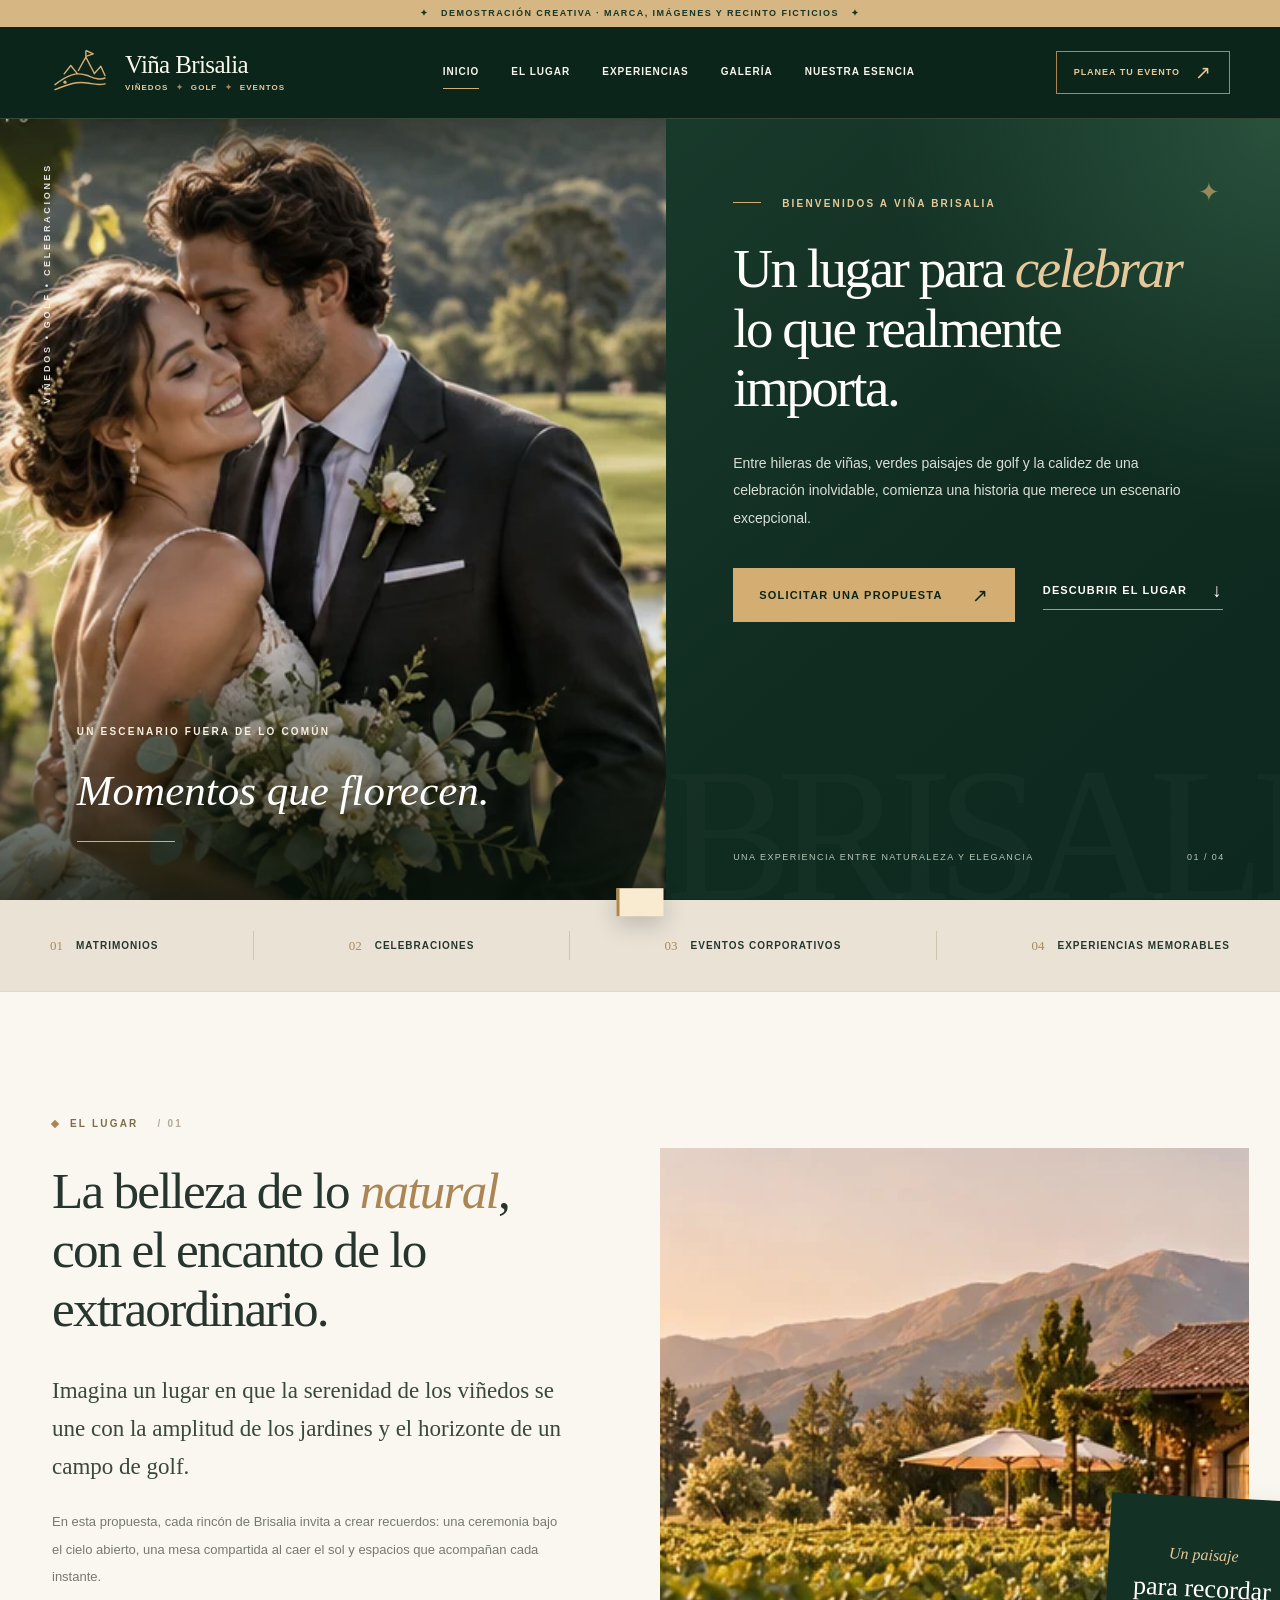
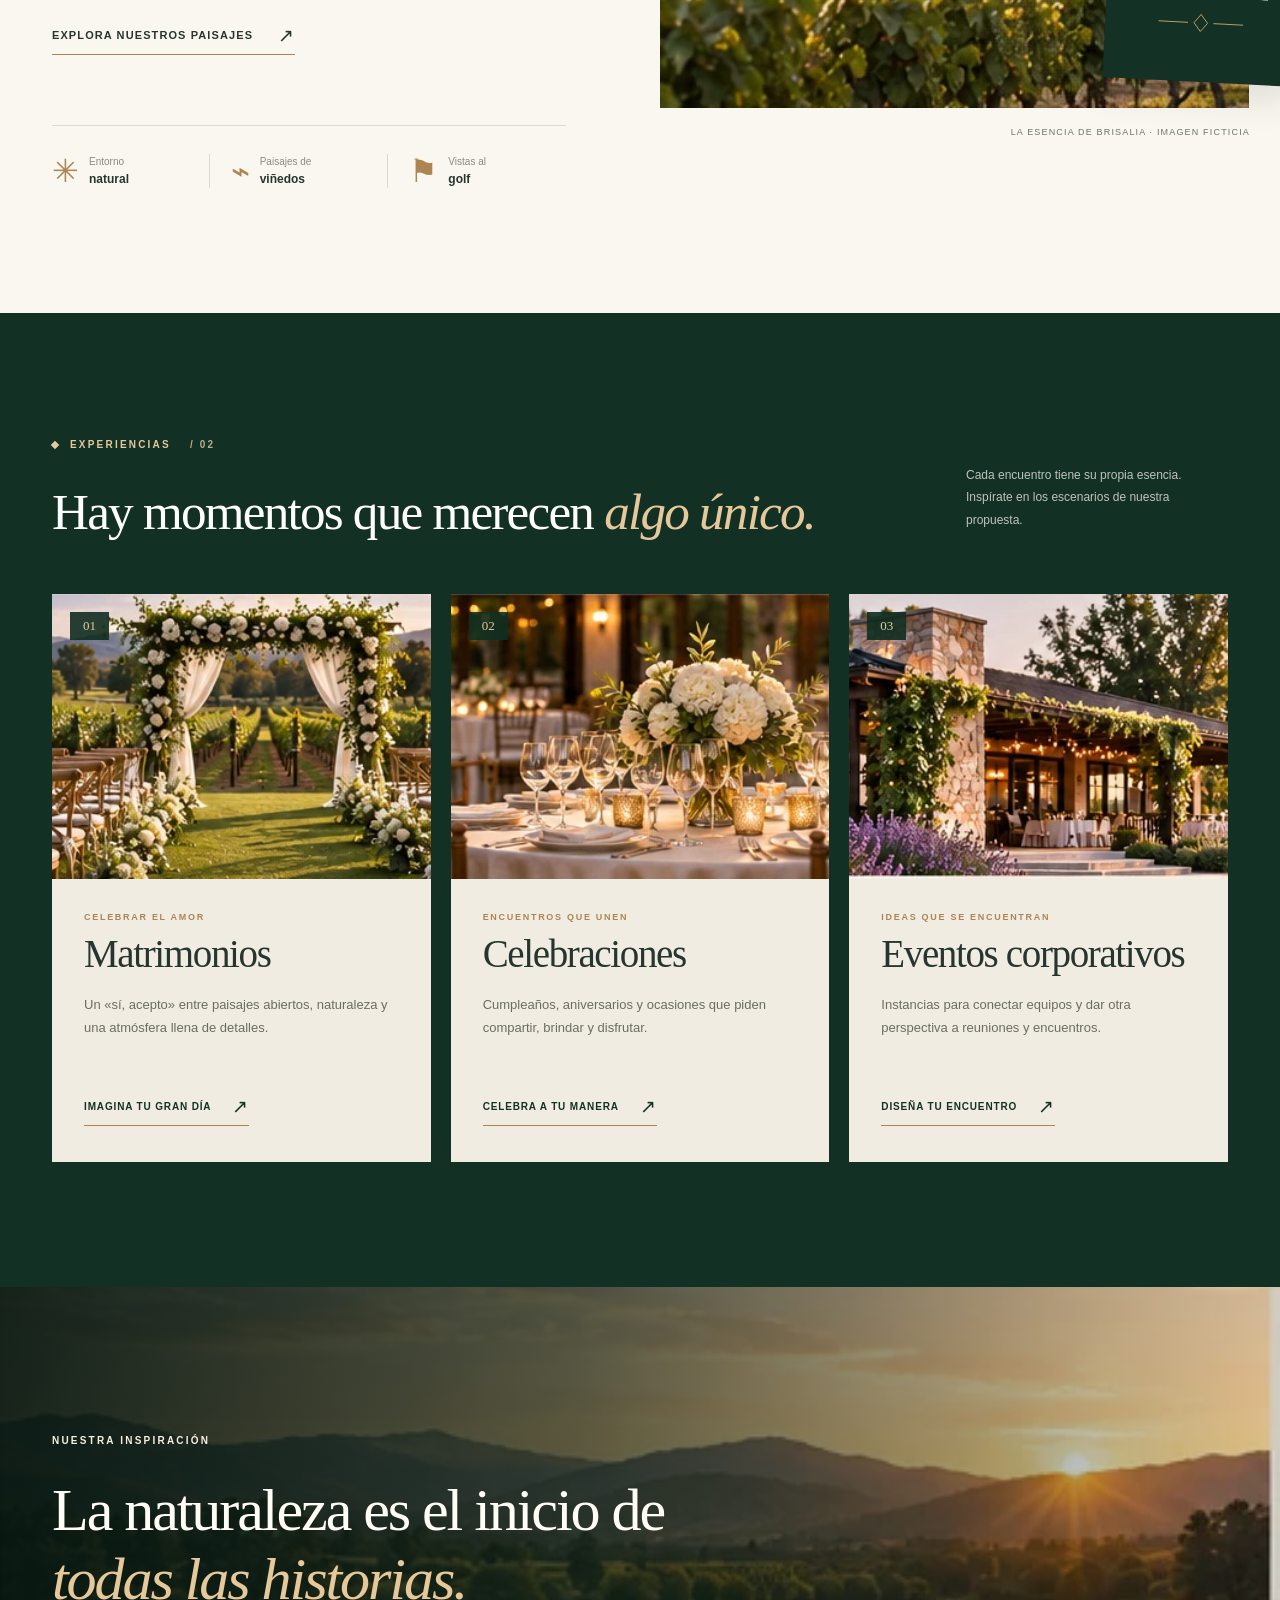
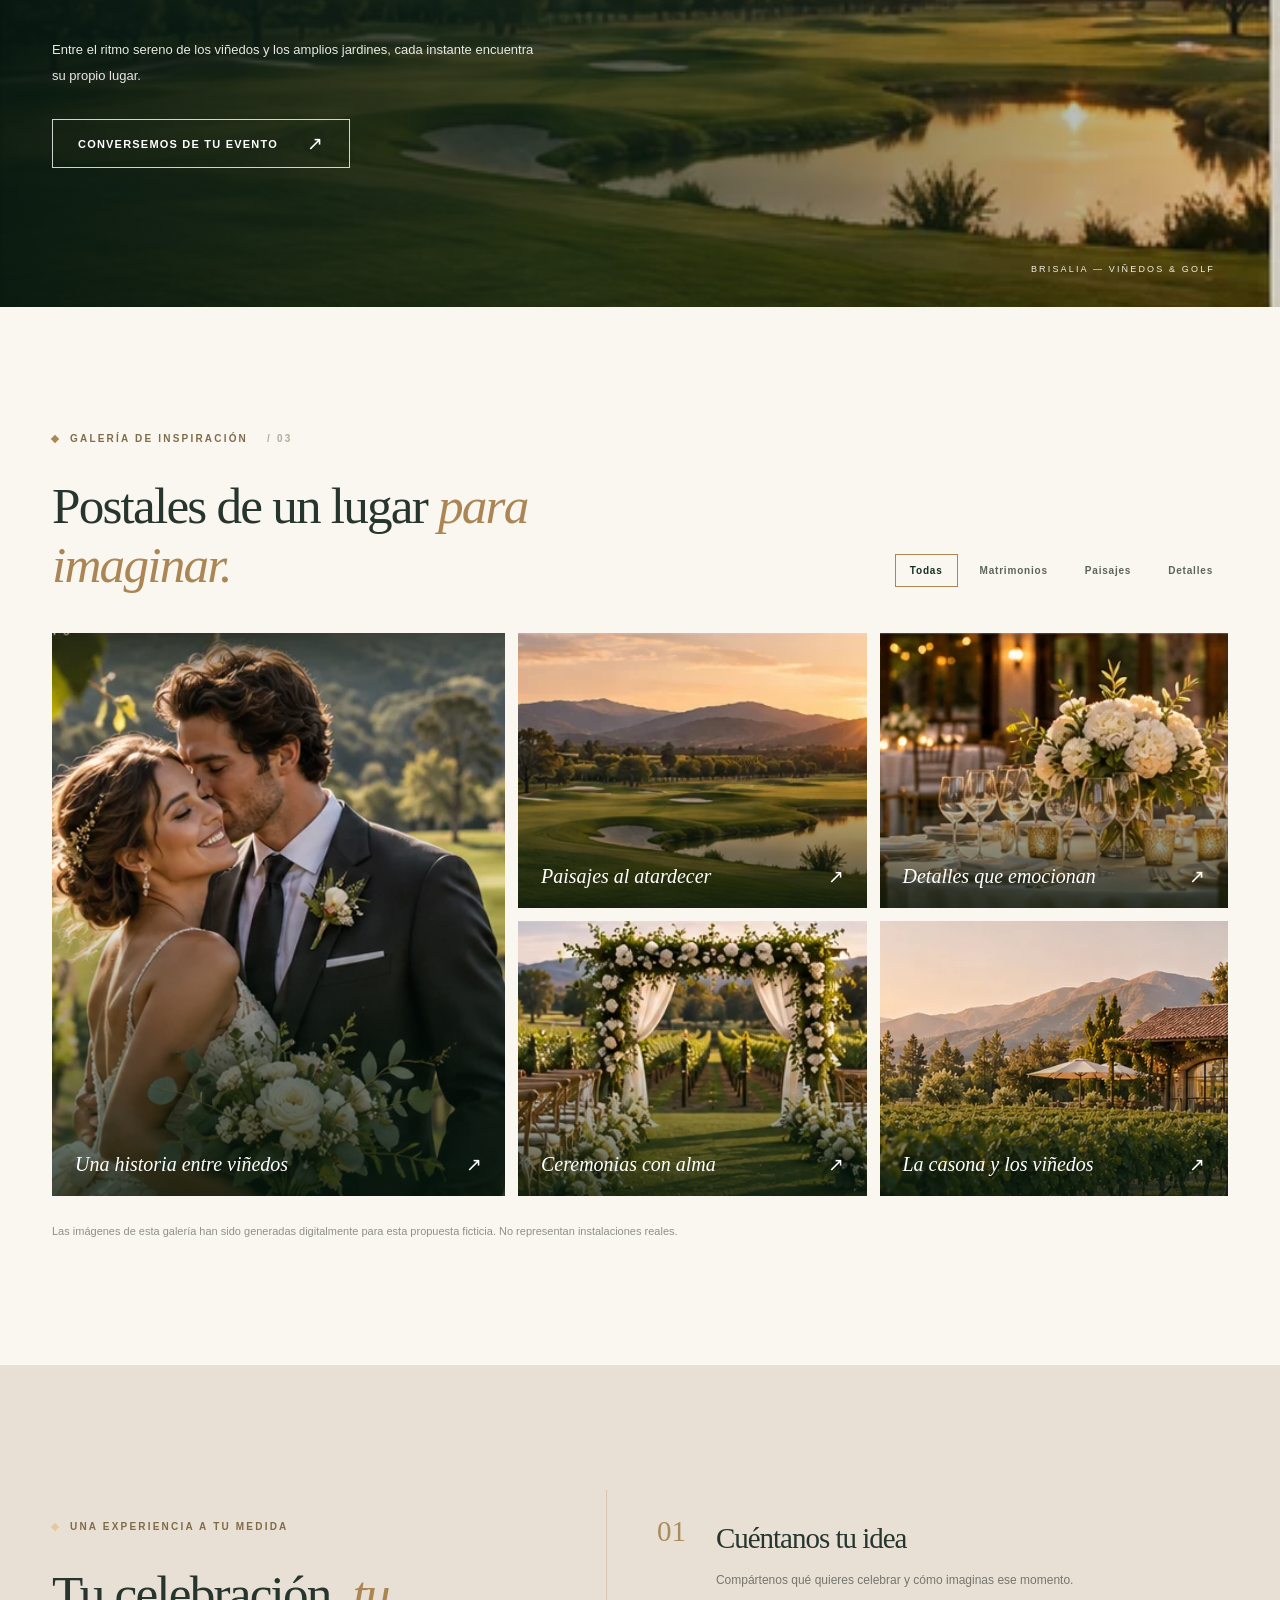
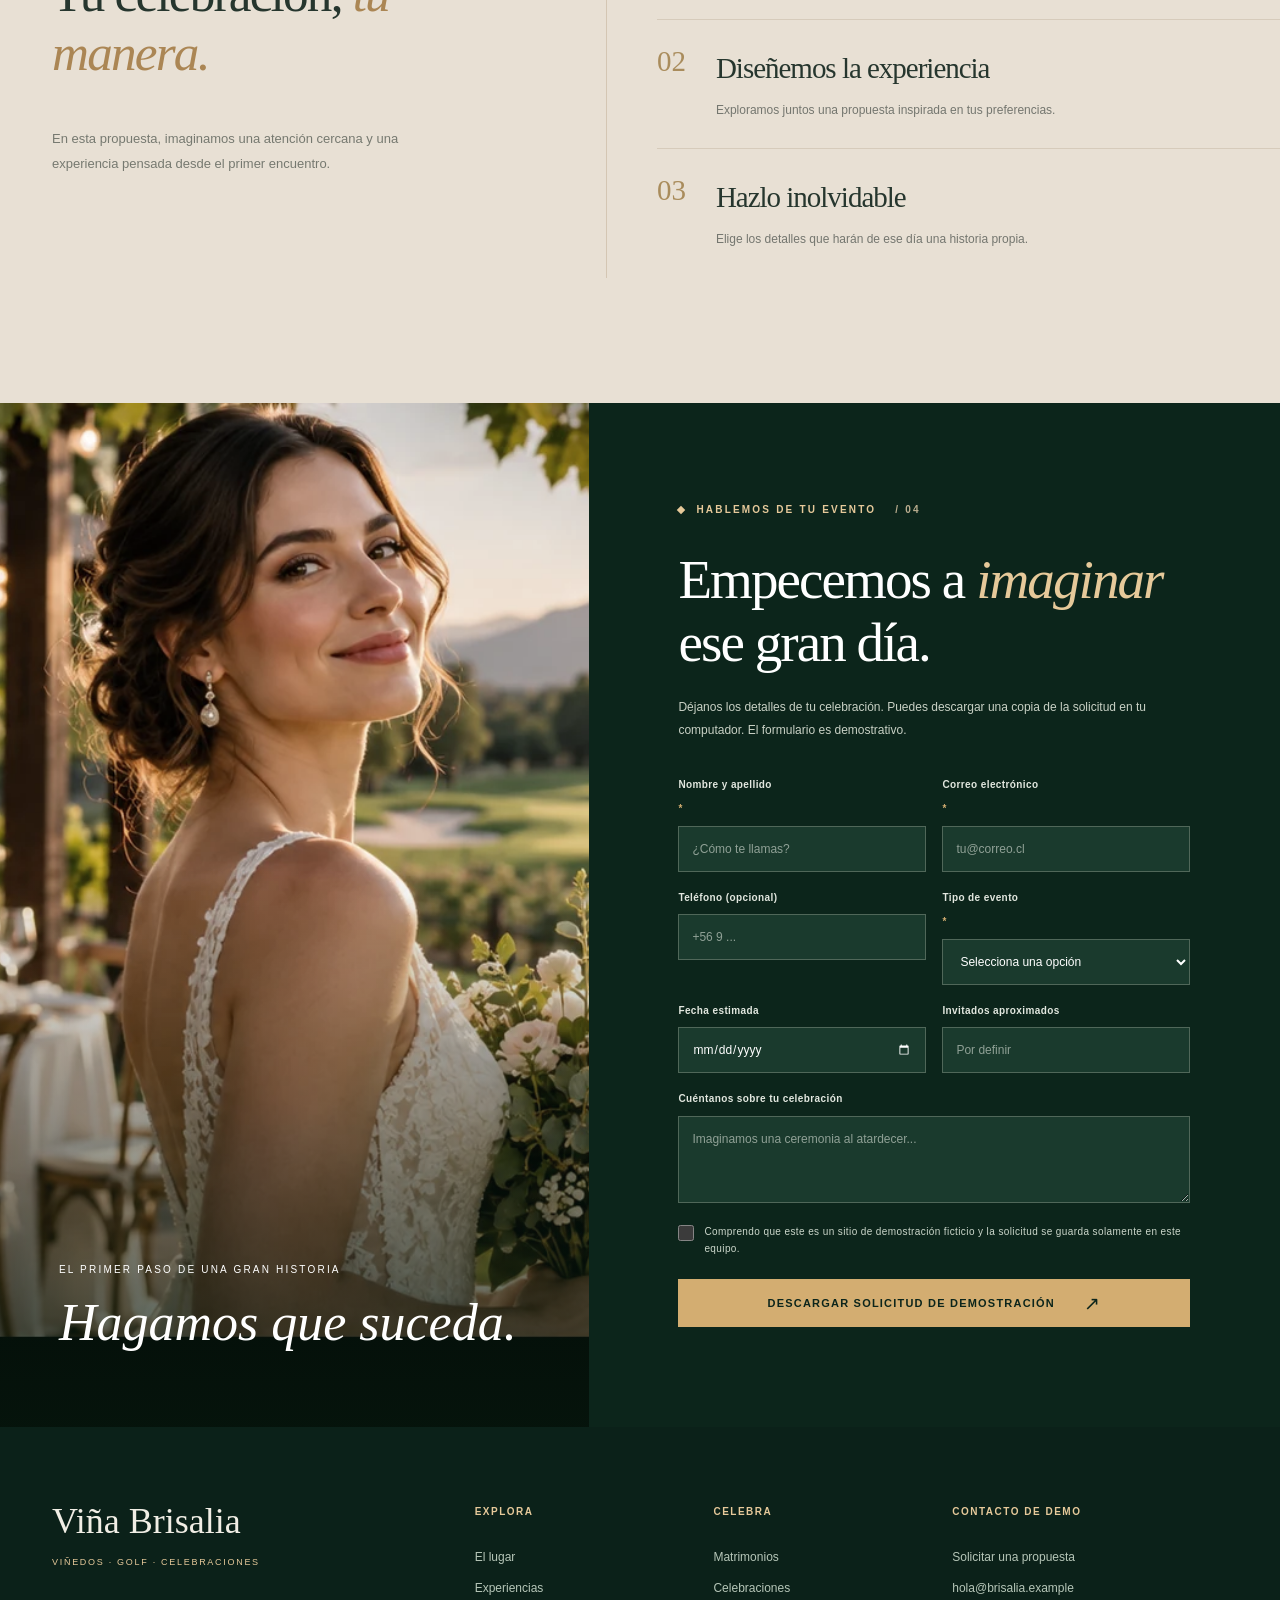
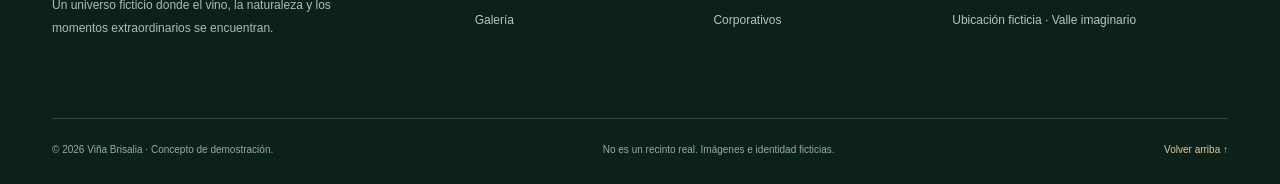
<file: docs/vina-brisalia/index.html>
<!DOCTYPE html>
<html lang="es-CL">
<head>
  <meta charset="utf-8">
  <meta name="viewport" content="width=device-width, initial-scale=1">
  <meta name="theme-color" content="#123127">
  <meta name="description" content="Una propuesta ficticia de viñedos, golf y celebraciones extraordinarias. Sitio de demostración editable.">
  <title>Viña Brisalia | Golf, viñedos y celebraciones</title>
  <link rel="icon" type="image/svg+xml" href="assets/brand/favicon.svg">
  <link rel="stylesheet" href="css/estilos.css">
  <script src="js/config.js" defer></script>
  <script src="js/app.js" defer></script>
</head>
<body>
  <div class="demo-strip"><span class="sparkle">✦</span> DEMOSTRACIÓN CREATIVA · MARCA, IMÁGENES Y RECINTO FICTICIOS <span class="sparkle">✦</span></div>
  <header class="site-header" id="inicio">
    <div class="nav-wrap container-wide">
      <a href="#inicio" class="brand" aria-label="Ir al inicio">
        <svg class="brand-symbol" viewBox="0 0 72 58" fill="none" aria-hidden="true"><path d="M6 43c14-11 25-16 39-11 8 3 14 6 21 3M6 49c17-7 26-10 39-8 7 1 12 3 21 1M17 30l8-10 8 10M34 26l9-16 10 19M53 30l8-9 5 11" stroke="currentColor" stroke-width="1.7" stroke-linecap="round" stroke-linejoin="round"/><path d="M43 10V2m0 0 9 4-9 3" stroke="currentColor" stroke-width="1.7" stroke-linejoin="round"/><circle cx="18" cy="40" r="2" fill="currentColor"/></svg>
        <span class="brand-word"><strong data-brand>Viña Brisalia</strong><small>VIÑEDOS <span>✦</span> GOLF <span>✦</span> EVENTOS</small></span>
      </a>
      <nav id="main-nav" class="main-nav" aria-label="Navegación principal">
        <a href="#inicio" class="nav-link active">Inicio</a>
        <a href="#el-lugar" class="nav-link">El lugar</a>
        <a href="#experiencias" class="nav-link">Experiencias</a>
        <a href="#galeria" class="nav-link">Galería</a>
        <a href="#nosotros" class="nav-link">Nuestra esencia</a>
        <a href="#contacto" class="nav-link mobile-contact">Contacto</a>
      </nav>
      <a class="button nav-cta" href="#contacto">Planea tu evento <span aria-hidden="true">↗</span></a>
      <button class="menu-toggle" id="menu-toggle" type="button" aria-label="Abrir menú" aria-controls="main-nav" aria-expanded="false"><span></span><span></span><span></span></button>
    </div>
  </header>
  <main>
    <section class="hero" aria-label="Presentación de Viña Brisalia">
      <div class="hero-image">
        <img data-photo="portada" src="assets/fotos/hero_pareja.webp" alt="Pareja de novios junto a viñedos y un campo de golf al atardecer" fetchpriority="high">
        <div class="hero-image-shade"></div>
        <div class="hero-image-copy"><span class="eyebrow eyebrow-light">UN ESCENARIO FUERA DE LO COMÚN</span><span class="hero-image-word">Momentos que florecen.</span><span class="hairline"></span></div>
        <div class="hero-side-label">VIÑEDOS • GOLF • CELEBRACIONES</div>
      </div>
      <div class="hero-content">
        <div class="hero-ornament" aria-hidden="true">✦</div>
        <div class="hero-body">
          <div class="eyebrow gold-text"><span class="rule"></span> BIENVENIDOS A VIÑA BRISALIA</div>
          <h1>Un lugar para <em>celebrar</em> lo que realmente importa.</h1>
          <p>Entre hileras de viñas, verdes paisajes de golf y la calidez de una celebración inolvidable, comienza una historia que merece un escenario excepcional.</p>
          <div class="hero-actions"><a class="button button-gold" href="#contacto">Solicitar una propuesta <span aria-hidden="true">↗</span></a><a class="text-link text-link-light" href="#el-lugar">Descubrir el lugar <span aria-hidden="true">↓</span></a></div>
        </div>
        <div class="hero-foot"><span>UNA EXPERIENCIA ENTRE NATURALEZA Y ELEGANCIA</span><span>01 / 04</span></div>
      </div>
    </section>

    <div class="experience-ribbon" aria-label="Tipos de eventos"><div class="container-wide ribbon-inner"><span>01 <b>Matrimonios</b></span><i></i><span>02 <b>Celebraciones</b></span><i></i><span>03 <b>Eventos corporativos</b></span><i></i><span>04 <b>Experiencias memorables</b></span></div></div>

    <section class="place-section section-pad" id="el-lugar">
      <div class="container place-layout">
        <div class="place-copy reveal">
          <div class="section-kicker"><span class="dot"></span> EL LUGAR <span class="section-number">/ 01</span></div>
          <h2>La belleza de lo <em>natural</em>, con el encanto de lo extraordinario.</h2>
          <p class="lead">Imagina un lugar en que la serenidad de los viñedos se une con la amplitud de los jardines y el horizonte de un campo de golf.</p>
          <p>En esta propuesta, cada rincón de Brisalia invita a crear recuerdos: una ceremonia bajo el cielo abierto, una mesa compartida al caer el sol y espacios que acompañan cada instante.</p>
          <a href="#galeria" class="text-link">Explora nuestros paisajes <span aria-hidden="true">↗</span></a>
          <div class="place-traits"><div><span class="trait-icon">✳</span><span>Entorno<br><b>natural</b></span></div><div><span class="trait-icon">⌁</span><span>Paisajes de<br><b>viñedos</b></span></div><div><span class="trait-icon">⚑</span><span>Vistas al<br><b>golf</b></span></div></div>
        </div>
        <div class="place-visual reveal"><div class="place-frame"><img data-photo="casona" src="assets/fotos/casona.webp" alt="Casona de estilo campestre junto a viñedos" loading="lazy"></div><div class="place-stamp"><span>Un paisaje</span><strong>para recordar</strong><svg viewBox="0 0 100 20" aria-hidden="true"><path d="M0 10h35m30 0h35M50 0l8 10-8 10-8-10z" fill="none" stroke="currentColor"/></svg></div><span class="photo-note">LA ESENCIA DE BRISALIA · IMAGEN FICTICIA</span></div>
      </div>
    </section>

    <section class="services-section section-pad" id="experiencias">
      <div class="container">
        <div class="section-heading reveal"><div><div class="section-kicker section-kicker-gold"><span class="dot"></span> EXPERIENCIAS <span class="section-number">/ 02</span></div><h2>Hay momentos que merecen <em>algo único.</em></h2></div><p>Cada encuentro tiene su propia esencia. Inspírate en los escenarios de nuestra propuesta.</p></div>
        <div class="service-grid">
          <article class="service-card reveal"><div class="service-photo"><img data-photo="matrimonios" src="assets/fotos/ceremonia.webp" alt="Altar floral de una ceremonia de matrimonio entre hileras de vid" loading="lazy"><span class="service-num">01</span></div><div class="service-copy"><span class="service-label">CELEBRAR EL AMOR</span><h3>Matrimonios</h3><p>Un «sí, acepto» entre paisajes abiertos, naturaleza y una atmósfera llena de detalles.</p><a href="#contacto" data-select-event="Matrimonio" class="service-link">Imagina tu gran día <span aria-hidden="true">↗</span></a></div></article>
          <article class="service-card reveal"><div class="service-photo"><img data-photo="celebraciones" src="assets/fotos/banquete.webp" alt="Mesa elegante para celebración nocturna con flores y velas" loading="lazy"><span class="service-num">02</span></div><div class="service-copy"><span class="service-label">ENCUENTROS QUE UNEN</span><h3>Celebraciones</h3><p>Cumpleaños, aniversarios y ocasiones que piden compartir, brindar y disfrutar.</p><a href="#contacto" data-select-event="Celebración" class="service-link">Celebra a tu manera <span aria-hidden="true">↗</span></a></div></article>
          <article class="service-card reveal"><div class="service-photo"><img data-photo="corporativos" src="assets/fotos/terrace.webp" alt="Espacio elegante de eventos con mesas al aire libre frente a un jardín" loading="lazy"><span class="service-num">03</span></div><div class="service-copy"><span class="service-label">IDEAS QUE SE ENCUENTRAN</span><h3>Eventos corporativos</h3><p>Instancias para conectar equipos y dar otra perspectiva a reuniones y encuentros.</p><a href="#contacto" data-select-event="Evento corporativo" class="service-link">Diseña tu encuentro <span aria-hidden="true">↗</span></a></div></article>
        </div>
      </div>
    </section>

    <section class="landscape-banner" id="nosotros" aria-label="Nuestra inspiración"><img data-photo="golf" src="assets/fotos/golf.webp" alt="Campo de golf junto a laguna y montañas iluminado por el atardecer" loading="lazy"><div class="landscape-cover"></div><div class="landscape-content container reveal"><span class="eyebrow eyebrow-light">NUESTRA INSPIRACIÓN</span><h2>La naturaleza es el inicio de <em>todas las historias.</em></h2><p>Entre el ritmo sereno de los viñedos y los amplios jardines, cada instante encuentra su propio lugar.</p><a href="#contacto" class="button button-outline-light">Conversemos de tu evento <span aria-hidden="true">↗</span></a></div><div class="landscape-label">BRISALIA — VIÑEDOS & GOLF</div></section>

    <section class="gallery-section section-pad" id="galeria">
      <div class="container">
        <div class="section-heading gallery-heading reveal"><div><div class="section-kicker"><span class="dot"></span> GALERÍA DE INSPIRACIÓN <span class="section-number">/ 03</span></div><h2>Postales de un lugar <em>para imaginar.</em></h2></div><div class="gallery-controls" role="group" aria-label="Filtrar galería"><button class="filter-btn current" data-filter="todas" type="button" aria-pressed="true">Todas</button><button class="filter-btn" data-filter="bodas" type="button" aria-pressed="false">Matrimonios</button><button class="filter-btn" data-filter="paisajes" type="button" aria-pressed="false">Paisajes</button><button class="filter-btn" data-filter="detalles" type="button" aria-pressed="false">Detalles</button></div></div>
        <div class="gallery-grid" id="gallery-grid">
          <button class="gallery-photo gallery-large reveal" data-category="bodas" data-caption="Una historia entre viñedos" type="button"><img data-photo="portada" src="assets/fotos/hero_pareja.webp" alt="Pareja de novios junto a un viñedo" loading="lazy"><span>Una historia entre viñedos <span aria-hidden="true">↗</span></span></button>
          <button class="gallery-photo reveal" data-category="paisajes" data-caption="Paisajes de golf al atardecer" type="button"><img data-photo="golf" src="assets/fotos/golf.webp" alt="Laguna y área verde del campo de golf" loading="lazy"><span>Paisajes al atardecer <span aria-hidden="true">↗</span></span></button>
          <button class="gallery-photo reveal" data-category="detalles" data-caption="Detalles de celebración" type="button"><img data-photo="celebraciones" src="assets/fotos/banquete.webp" alt="Decoración de mesa con velas y flores" loading="lazy"><span>Detalles que emocionan <span aria-hidden="true">↗</span></span></button>
          <button class="gallery-photo reveal" data-category="bodas" data-caption="Ceremonias con alma natural" type="button"><img data-photo="matrimonios" src="assets/fotos/ceremonia.webp" alt="Arco de flores de ceremonia al aire libre" loading="lazy"><span>Ceremonias con alma <span aria-hidden="true">↗</span></span></button>
          <button class="gallery-photo reveal" data-category="paisajes" data-caption="La casona entre viñedos" type="button"><img data-photo="casona" src="assets/fotos/casona.webp" alt="Casona de viñedo frente a jardines" loading="lazy"><span>La casona y los viñedos <span aria-hidden="true">↗</span></span></button>
        </div>
        <p class="photo-disclaimer">Las imágenes de esta galería han sido generadas digitalmente para esta propuesta ficticia. No representan instalaciones reales.</p>
      </div>
    </section>

    <section class="journey-section section-pad"><div class="container journey-layout"><div class="journey-intro reveal"><div class="section-kicker section-kicker-gold"><span class="dot"></span> UNA EXPERIENCIA A TU MEDIDA</div><h2>Tu celebración, <em>tu manera.</em></h2><p>En esta propuesta, imaginamos una atención cercana y una experiencia pensada desde el primer encuentro.</p></div><div class="journey-steps"><div class="journey-step reveal"><b>01</b><div><h3>Cuéntanos tu idea</h3><p>Compártenos qué quieres celebrar y cómo imaginas ese momento.</p></div></div><div class="journey-step reveal"><b>02</b><div><h3>Diseñemos la experiencia</h3><p>Exploramos juntos una propuesta inspirada en tus preferencias.</p></div></div><div class="journey-step reveal"><b>03</b><div><h3>Hazlo inolvidable</h3><p>Elige los detalles que harán de ese día una historia propia.</p></div></div></div></div></section>

    <section class="contact-section" id="contacto">
      <div class="contact-photo"><img data-photo="retrato" src="assets/fotos/retrato_anfitriona.webp" alt="Novia en entorno natural de viñedos y campo de golf" loading="lazy"><div class="contact-photo-copy"><span>EL PRIMER PASO DE UNA GRAN HISTORIA</span><strong>Hagamos que suceda.</strong></div></div>
      <div class="contact-panel"><div class="contact-inner"><div class="section-kicker section-kicker-gold"><span class="dot"></span> HABLEMOS DE TU EVENTO <span class="section-number">/ 04</span></div><h2>Empecemos a <em>imaginar</em> ese gran día.</h2><p>Déjanos los detalles de tu celebración. Puedes descargar una copia de la solicitud en tu computador. El formulario es demostrativo.</p>
        <form id="quote-form" novalidate>
          <div class="form-grid"><label>Nombre y apellido <span>*</span><input name="nombre" required autocomplete="name" placeholder="¿Cómo te llamas?" maxlength="120"></label><label>Correo electrónico <span>*</span><input name="email" type="email" required autocomplete="email" placeholder="tu@correo.cl" maxlength="180"></label><label>Teléfono (opcional)<input name="telefono" type="tel" autocomplete="tel" placeholder="+56 9 ..." maxlength="35"></label><label>Tipo de evento <span>*</span><select name="evento" id="tipo-evento" required><option value="">Selecciona una opción</option><option value="Matrimonio">Matrimonio</option><option value="Celebración">Celebración</option><option value="Evento corporativo">Evento corporativo</option><option value="Otro">Otro</option></select></label><label>Fecha estimada<input name="fecha" type="date"></label><label>Invitados aproximados<input name="invitados" type="number" min="1" max="5000" placeholder="Por definir"></label></div>
          <label class="message-field">Cuéntanos sobre tu celebración<textarea name="mensaje" maxlength="3000" rows="3" placeholder="Imaginamos una ceremonia al atardecer..."></textarea></label>
          <label class="check-privacy"><input type="checkbox" required><span>Comprendo que este es un sitio de demostración ficticio y la solicitud se guarda solamente en este equipo.</span></label>
          <button class="button button-gold form-submit" type="submit">Descargar solicitud de demostración <span aria-hidden="true">↗</span></button>
          <div id="form-feedback" class="form-feedback" aria-live="polite" role="status" hidden></div>
        </form>
      </div></div>
    </section>
  </main>
  <footer class="footer"><div class="container"><div class="footer-main"><div class="footer-about"><a href="#inicio" class="footer-brand" data-brand>Viña Brisalia</a><span>VIÑEDOS · GOLF · CELEBRACIONES</span><p>Un universo ficticio donde el vino, la naturaleza y los momentos extraordinarios se encuentran.</p></div><div class="footer-nav"><b>EXPLORA</b><a href="#el-lugar">El lugar</a><a href="#experiencias">Experiencias</a><a href="#galeria">Galería</a></div><div class="footer-nav"><b>CELEBRA</b><a href="#experiencias">Matrimonios</a><a href="#experiencias">Celebraciones</a><a href="#experiencias">Corporativos</a></div><div class="footer-nav"><b>CONTACTO DE DEMO</b><a href="#contacto">Solicitar una propuesta</a><span>hola@brisalia.example</span><span>Ubicación ficticia · Valle imaginario</span></div></div><div class="footer-bottom"><span>© <span id="current-year"></span> <span data-brand>Viña Brisalia</span> · Concepto de demostración.</span><span>No es un recinto real. Imágenes e identidad ficticias.</span><a href="#inicio">Volver arriba ↑</a></div></div></footer>
  <dialog class="lightbox" id="lightbox" aria-label="Vista ampliada de fotografía"><button class="lightbox-close" id="lightbox-close" type="button" aria-label="Cerrar fotografía">×</button><img id="lightbox-image" alt=""><p id="lightbox-caption"></p><div class="lightbox-tools"><button type="button" id="lightbox-prev" aria-label="Fotografía anterior">←</button><span id="lightbox-count"></span><button type="button" id="lightbox-next" aria-label="Fotografía siguiente">→</button></div></dialog>
  <div class="toast" role="status" aria-live="polite" id="toast"></div>
</body>
</html>
</file>
<file: docs/isidora-y-mateo/static/css/estilos.css>
/* ========================================================================
   INVITACIÓN BOHO — HOJA DE ESTILOS PRINCIPAL
   Personaliza toda la paleta modificando las variables de :root.
   Orden: base → sobre → portada → carta → origen → fecha → eventos → RSVP.
   ======================================================================== */

/* 1. PALETA Y TIPOGRAFÍA: colores suaves inspirados en el norte y el sur. */
:root {
  --cream: #f6f0e7;
  --paper: #fffaf2;
  --paper-dark: #f1e7da;
  --ink: #393c32;
  --ink-soft: #64675a;
  --olive: #5a6451;
  --deep-olive: #3d493b;
  --sage: #87927a;
  --terracotta: #a96751;
  --clay: #c18b75;
  --sand: #dcc6a9;
  --line: rgba(70, 75, 61, .19);
  --serif: "Playfair Display", Georgia, "Times New Roman", serif;
  --script: "Italianno", "Brush Script MT", cursive;
  --sans: "DM Sans", Arial, sans-serif;
  --mono: "DM Mono", Consolas, monospace;
  --container: 1170px;
}

/* 2. REINICIO Y ELEMENTOS COMUNES. */
*, *::before, *::after { box-sizing: border-box; }
html { scroll-behavior: smooth; scroll-padding-top: 88px; }
body { margin: 0; background: var(--cream); color: var(--ink); font-family: var(--sans); -webkit-font-smoothing: antialiased; }
body.invitation-locked { overflow: hidden; }
a { color: inherit; text-decoration: none; }
button, input, select, textarea { font: inherit; }
button { cursor: pointer; }
img { display: block; max-width: 100%; }
::selection { background: #bd9d84; color: white; }
:focus-visible { outline: 2px solid var(--terracotta); outline-offset: 4px; }
.container { width: min(var(--container), calc(100% - 100px)); margin-inline: auto; }
.section-padding { padding-block: 125px; }
.overline { margin: 0; font: 500 10px/1.7 var(--mono); text-transform: uppercase; letter-spacing: .2em; color: var(--terracotta); }
.overline.light-overline { color: #d7bf9f; }
/* El contenido es visible por defecto: jamás depende de JS para mostrarse. */
.reveal { opacity: 1; }
.reveal.visible { opacity: 1; }

/* 3. PANTALLA DE APERTURA: sobre artesanal construido con HTML y CSS. */
.intro-overlay {
  position: fixed; inset: 0; z-index: 100; overflow: auto; display: flex;
  flex-direction: column; align-items: center; justify-content: center; text-align: center;
  background: radial-gradient(ellipse at 50% 25%, #fffcf6 0%, #f4e8d8 60%, #ebddcc 100%);
  padding: 48px 20px 36px;
  transition: opacity .85s ease, visibility .85s ease;
}
.intro-overlay::before { content: ""; pointer-events: none; position: absolute; inset: 16px; border: 1px solid rgba(91, 99, 77, .16); }
.intro-overlay::after { content: ""; position: absolute; pointer-events: none; inset: 0; opacity: .22; background-image: url("../img/ilustraciones/textura.svg"); background-size: 250px; mix-blend-mode: multiply; }
.intro-overlay.opened { opacity: 0; visibility: hidden; pointer-events: none; }
.intro-sprig { position: absolute; z-index: 1; width: min(350px, 37vw); opacity: .42; filter: saturate(.65); }
.intro-sprig-left { top: 6%; left: -7%; transform: rotate(-45deg); }
.intro-sprig-right { bottom: 0; right: -8%; transform: rotate(135deg); }
.intro-eyebrow { position: relative; z-index: 3; margin-bottom: 40px; font: 500 11px/1.4 var(--mono); letter-spacing: .25em; color: var(--olive); }
.intro-envelope { position: relative; z-index: 2; width: 330px; height: 210px; filter: drop-shadow(0 30px 26px rgba(94, 74, 55, .14)); perspective: 1000px; }
.intro-envelope-back { position: absolute; inset: 0; background: #dfcbb1; border: 1px solid rgba(105, 87, 67, .15); border-radius: 3px; }
.intro-envelope-letter { position: absolute; inset: 10px 17px 15px; background: #fff9f0; z-index: 1; display: flex; flex-direction: column; align-items: center; justify-content: flex-start; padding-top: 31px; transform: translateY(0); transition: transform .85s ease; }
.intro-envelope-letter span { font: italic 14px var(--serif); color: var(--ink-soft); }
.intro-envelope-letter strong { margin-top: 10px; font: 500 36px var(--serif); letter-spacing: .05em; color: var(--olive); }
.intro-envelope-fold { position: absolute; z-index: 3; inset: 0; background: #ead7be; clip-path: polygon(0% 0%, 50% 51%, 100% 0%, 100% 100%, 0% 100%); }
.intro-envelope-fold::after { content: ""; position: absolute; inset: 0; background: #dac5a8; clip-path: polygon(0 100%, 50% 48%, 100% 100%); }
.intro-envelope-flap { position: absolute; z-index: 4; inset: 0; background: #f0dfc8; clip-path: polygon(0 0, 100% 0, 50% 59%); transform-origin: center top; transition: transform .75s ease, z-index 0s .35s; }
.intro-overlay.opening .intro-envelope-flap { transform: rotateX(175deg); z-index: 0; }
.intro-overlay.opening .intro-envelope-letter { transform: translateY(-85px); }
.seal-button { z-index: 8; position: relative; border: none; color: #f9e9d8; width: 72px; height: 72px; border-radius: 50%; margin-top: -39px; background: #a25c4d; box-shadow: inset 0 0 0 4px #a96555, inset 0 0 0 5px #bd7f6e, 0 7px 12px #755a4f44; transition: transform .3s ease; }
.seal-button::before { content: ""; position: absolute; inset: -5px; border: 2px dashed #9d5d50; border-radius: 49% 51% 53% 47%; }
.seal-button:hover { transform: scale(1.08) rotate(-5deg); }
.seal-monogram { font: 21px var(--serif); }
.intro-title { position: relative; z-index: 3; font: 400 clamp(30px, 4.1vw, 53px)/1.25 var(--serif); margin: 38px 0 10px; letter-spacing: -.035em; }
.intro-title em { color: var(--terracotta); font-weight: 400; }
.intro-copy { position: relative; z-index: 3; max-width: 390px; margin: 0; font-size: 13px; line-height: 1.9; color: var(--ink-soft); }
.intro-cta { position: relative; z-index: 3; border: 0; background: transparent; color: var(--olive); padding: 12px 2px 7px; border-bottom: 1px solid var(--olive); margin-top: 23px; font-size: 12px; font-weight: 700; letter-spacing: .025em; }
.intro-cta span { margin-left: 20px; }
.intro-bottom { position: relative; z-index: 3; margin-top: 40px; font: 9px var(--mono); letter-spacing: .22em; color: #8e8778; }

/* 4. ENCABEZADO Y PROGRESO DE LECTURA. */
.reading-progress { position: fixed; inset: 0 auto auto 0; width: 0; height: 3px; z-index: 90; background: var(--terracotta); transition: width .08s linear; }
.site-header { height: 92px; position: absolute; top: 0; left: 0; right: 0; z-index: 15; display: flex; align-items: center; justify-content: space-between; padding: 0 max(50px, calc((100% - var(--container)) / 2)); border-bottom: 1px solid rgba(69,73,57,.14); }
.brand { display: flex; flex-direction: column; gap: 3px; align-items: flex-start; }
.brand-symbol { font: 500 26px/1.05 var(--serif); color: var(--olive); letter-spacing: -.03em; }
.brand-sub { font: 8px var(--mono); letter-spacing: .17em; white-space: nowrap; }
.nav-links { display: flex; align-items: center; gap: 35px; }
.nav-links a, .nav-rsvp { font-size: 12px; font-weight: 600; color: #52564c; transition: color .2s; }
.nav-links a:hover, .nav-rsvp:hover { color: var(--terracotta); }
.nav-rsvp { border: 1px solid var(--line); padding: 14px 18px; }
.nav-rsvp span { padding-left: 9px; }

/* 5. PORTADA EDITORIAL. */
.hero { position: relative; min-height: 860px; overflow: hidden; display: flex; flex-direction: column; justify-content: center; padding-bottom: 55px; padding-top: 170px; background: radial-gradient(ellipse at 88% 22%, #f5e6d7 0%, transparent 50%), #f7f1e8; }
.hero-noise, .paper-grain { pointer-events: none; position: absolute; inset: 0; opacity: .21; background: url("../img/ilustraciones/textura.svg") repeat; background-size: 240px; mix-blend-mode: multiply; }
.hero-floral { pointer-events: none; position: absolute; opacity: .21; width: 300px; }
.hero-floral-one { transform: rotate(145deg); right: -130px; top: 3%; }
.hero-layout { display: grid; grid-template-columns: 1.05fr .95fr; align-items: center; gap: 80px; position: relative; z-index: 1; margin-top: 12px; }
.hero-copy { padding-bottom: 20px; }
.hero-copy .overline { display: flex; align-items: center; gap: 12px; }
.tiny-star { font-size: 17px; line-height: 1; color: var(--olive); }
.thin-line { width: 32px; height: 1px; background: var(--sand); }
.hero-note { margin: 42px 0 10px; font: italic 16px var(--serif); color: var(--terracotta); }
.hero-title { font: 400 clamp(53px, 5.3vw, 80px)/1.16 var(--serif); letter-spacing: -.06em; margin: 0; white-space: nowrap; }
.hero-title em { font-weight: 400; color: var(--terracotta); }
.hero-description { font-size: 14px; color: var(--ink-soft); line-height: 2; max-width: 390px; margin: 28px 0 0; }
.hero-actions { display: flex; gap: 32px; align-items: center; margin-top: 38px; }
.button-primary { display: inline-flex; align-items: center; gap: 28px; padding: 18px 21px; background: var(--deep-olive); border: 1px solid var(--deep-olive); color: #fffaf1; font-size: 12px; font-weight: 600; transition: background .25s, transform .25s; white-space: nowrap; }
.button-primary:hover { background: var(--terracotta); border-color: var(--terracotta); transform: translateY(-3px); }
.hero-hint { font: 9px var(--mono); color: #8a8d7e; letter-spacing: .1em; white-space: nowrap; }
.hero-hint span { margin-left: 7px; }
.hero-art { position: relative; padding: 20px 19px 0 12px; }
.hero-illustration-mat { position: relative; padding: 17px; background: #efe4d5; border-radius: 48% 48% 3px 3px; box-shadow: 12px 18px 50px rgba(107,89,69,.07); }
.hero-illustration-mat img { display: block; width: 100%; aspect-ratio: .89; object-fit: cover; border-radius: 47% 47% 1px 1px; }
.hero-illustration-mat::after { content: ""; position: absolute; inset: 24px; border: 1px solid #fff9ee88; pointer-events: none; border-radius: 45% 45% 0 0; }
.hero-art-caption { display: flex; justify-content: center; align-items: center; gap: 17px; font: 9px var(--mono); letter-spacing: .08em; color: #858477; padding: 24px 0 2px; }
.caption-heart { font: 22px var(--serif); color: var(--terracotta); }
.hero-stamp { position: absolute; right: -24px; top: 18%; background: #faf3e8; width: 107px; height: 107px; border-radius: 50%; display: flex; flex-direction: column; align-items: center; justify-content: center; color: var(--terracotta); border: 1px dashed #b79c84; box-shadow: 0 5px 0 #ece0d1; transform: rotate(9deg); }
.hero-stamp span { font: 44px/1 var(--serif); }
.hero-stamp small { margin-top: 4px; font: 9px/1.5 var(--mono); text-align: center; letter-spacing: .09em; }
.hero-bottom { display: flex; justify-content: space-between; align-items: center; gap: 15px; margin-top: auto; padding-top: 70px; position: relative; z-index: 1; }
.hero-bottom-left, .hero-bottom-right { font: 9px var(--mono); letter-spacing: .12em; color: #a29c8f; }
.hero-bottom-center { font: italic 17px var(--serif); color: var(--olive); }
.hero-bottom-center span { color: var(--terracotta); font-style: normal; margin: 0 15px; font-size: 12px; }

/* 6. CARTA SOBRE FONDO VERDE SALVIA OSCURO. */
.letter-section { position: relative; overflow: hidden; padding: 120px 0 135px; background: var(--olive); }
.letter-section::before, .letter-section::after { content: ""; position: absolute; width: 600px; height: 600px; border: 1px solid rgba(251,245,232,.12); border-radius: 50%; pointer-events: none; }
.letter-section::before { left: -400px; top: -250px; }
.letter-section::after { right: -430px; bottom: -200px; }
.letter-side-label { position: absolute; left: 30px; top: 150px; writing-mode: vertical-rl; transform: rotate(180deg); font: 9px var(--mono); color: #c1cbb4; letter-spacing: .18em; }
.letter-container { display: flex; flex-direction: column; align-items: center; }
.section-intro { color: var(--paper); text-align: center; margin-bottom: 50px; }
.section-intro h2, .section-heading-center h2, .origins-heading h2 { font: 400 clamp(46px, 5.1vw, 69px)/1.18 var(--serif); letter-spacing: -.055em; margin: 18px 0 0; }
.section-intro h2 em { color: #e0c4a7; }
.paper-letter { position: relative; width: min(710px, 100%); padding: 60px 78px 50px; background: #fffaf1; box-shadow: 0 15px 0 #e2d5c0, 0 37px 70px rgba(29,38,29,.2); color: #45473e; transform: rotate(-.5deg); }
.paper-letter.visible { transform: rotate(-.5deg); }
.paper-letter::before, .paper-letter::after { content: ""; position: absolute; left: 0; right: 0; height: 9px; background: radial-gradient(circle at 5px 0, var(--olive) 4px, transparent 4.4px) repeat-x; background-size: 13px 9px; pointer-events: none; }
.paper-letter::before { top: -5px; transform: rotate(180deg); }
.paper-letter::after { bottom: -5px; }
.letter-upper { display: flex; align-items: flex-start; justify-content: space-between; gap: 15px; }
.letter-date { color: #827e70; font: 10px/1.8 var(--mono); letter-spacing: .03em; }
.letter-stamp { border: 2px dashed #b6a88c; padding: 9px 11px; color: #8d775e; text-align: center; transform: rotate(8deg); min-width: 69px; }
.letter-stamp span { display: block; font: 8px var(--mono); letter-spacing: .1em; }
.letter-stamp strong { display: block; font: 32px/1.2 var(--serif); }
.letter-stamp small { display: block; font: 7px var(--mono); letter-spacing: .2em; }
.letter-ornament { display: flex; align-items: center; gap: 12px; justify-content: center; margin: 6px 0 40px; color: var(--terracotta); font-size: 12px; }
.letter-ornament span { width: 45px; height: 1px; background: #caba9e; }
.paper-letter > p { position: relative; max-width: 540px; font: 400 15px/2.16 var(--serif); text-align: center; margin: 0 auto 22px; }
.paper-letter .letter-salutation { color: var(--terracotta); margin-bottom: 23px; font: italic 21px var(--serif); }
.paper-letter .letter-signoff { margin-top: 28px; margin-bottom: 0; font-style: italic; }
.paper-letter .signature { color: var(--terracotta); font: 57px/1.2 var(--script); margin: 9px auto 28px; }
.signature span { font: 18px var(--serif); }
.letter-closure { display: flex; align-items: center; justify-content: space-between; gap: 10px; border-top: 1px solid #ddd2bf; padding-top: 15px; color: #8b8579; font: 8px var(--mono); letter-spacing: .15em; }
.letter-closure span:last-child { font-size: 16px; color: var(--terracotta); }
.letter-footnote { color: #d3dbc9; font: 9px var(--mono); letter-spacing: .2em; margin: 48px 0 0; }

/* 7. DOS CIUDADES: arte de paisaje y vínculo visual entre ambas. */
.origin-section { background: #f7f2e9; }
.origins-heading { text-align: center; margin-bottom: 70px; }
.origins-heading h2 em, .section-heading-center h2 em { color: var(--terracotta); }
.origins-heading > p:last-child, .section-heading-center > p:last-child { margin: 18px auto 0; max-width: 430px; color: var(--ink-soft); font-size: 14px; line-height: 1.85; }
.origins-grid { display: grid; grid-template-columns: minmax(0,1fr) 96px minmax(0,1fr); gap: 20px; align-items: center; }
.origin-visual { position: relative; overflow: hidden; background: #e7d7c6; }
.origin-visual img { width: 100%; aspect-ratio: .97; object-fit: cover; transition: transform .7s ease; }
.origin-card:hover .origin-visual img { transform: scale(1.045); }
.origin-tag { position: absolute; top: 18px; left: 18px; padding: 10px 13px; background: #faf5ecdc; color: var(--olive); font: 9px var(--mono); letter-spacing: .09em; }
.origin-text { padding: 25px 4px 0; }
.origin-mini { font: italic 15px var(--serif); color: var(--terracotta); }
.origin-text h3 { font: 400 42px var(--serif); letter-spacing: -.035em; margin: 8px 0 11px; }
.origin-text p { max-width: 335px; color: #747369; line-height: 1.85; font-size: 13px; margin: 0; }
.origin-link { height: 280px; display: flex; align-items: center; flex-direction: column; gap: 16px; margin-bottom: 90px; }
.origin-link-top, .origin-link-bottom { writing-mode: vertical-rl; font: 9px var(--mono); letter-spacing: .13em; color: #999587; }
.origin-link-top { transform: rotate(180deg); }
.origin-link-line { flex: 1; border-left: 1px dashed #bfa78e; }
.origin-link-heart { color: var(--terracotta); font: 30px var(--serif); }
.origin-quote { margin: 90px auto 0; text-align: center; font: italic 23px/1.7 var(--serif); color: var(--olive); max-width: 750px; }
.origin-quote span { color: var(--terracotta); font-size: 27px; }

/* 8. FECHA PRINCIPAL Y RELOJ REGRESIVO. */
.date-banner { position: relative; background: #a66e5b; color: #fcf1e3; overflow: hidden; padding: 112px 0 115px; }
.date-banner::before { content: ""; position: absolute; inset: 15px; border: 1px solid rgba(255,246,229,.24); }
.date-banner::after { content: ""; position: absolute; inset: 0; pointer-events: none; background: radial-gradient(ellipse at 30% 5%, #c68c7333, transparent 55%), url("../img/ilustraciones/textura.svg"); opacity: .28; }
.date-decor { position: absolute; width: 340px; bottom: -130px; right: -120px; transform: rotate(30deg); opacity: .25; }
.date-content { position: relative; z-index: 1; text-align: center; display: flex; align-items: center; flex-direction: column; }
.date-content h2 { font: 400 clamp(55px, 6.3vw, 85px)/1.1 var(--serif); letter-spacing: -.055em; margin: 13px 0 25px; }
.date-content h2 em { color: #ebc8ae; }
.date-large { display: flex; align-items: center; justify-content: center; gap: 15px; padding: 3px 0; }
.date-large > span { font: 400 clamp(96px, 12vw, 157px)/.95 var(--serif); letter-spacing: -.05em; }
.date-large > div { display: flex; flex-direction: column; align-items: flex-start; border-left: 1px solid #e4c0a8; padding-left: 17px; gap: 6px; }
.date-large strong { font: 17px var(--mono); letter-spacing: .15em; }
.date-large small { font: 18px var(--serif); }
.date-day { font: 14px var(--serif); letter-spacing: .03em; margin: 24px 0 32px; }
.countdown { display: flex; align-items: flex-start; justify-content: center; gap: 20px; margin-bottom: 36px; }
.countdown > div { display: flex; flex-direction: column; gap: 7px; min-width: 59px; }
.countdown > div strong { font: 36px/1 var(--serif); font-variant-numeric: tabular-nums; }
.countdown > div small { font: 9px var(--mono); letter-spacing: .12em; color: #f1d4bd; }
.countdown > span { font: 24px var(--serif); color: #e9c5ae; }
.button-outline-light { display: flex; align-items: center; gap: 22px; font-size: 12px; font-weight: 600; border: 1px solid #f4d9c7; padding: 16px 20px; transition: background .25s, color .25s; }
.button-outline-light:hover { color: #965f4e; background: #f5dfce; }

/* 9. PROGRAMA: tarjetas de ceremonia y celebración. */
.details-section { background: #f8f3eb; }
.section-heading-center { text-align: center; margin-bottom: 58px; }
.events-grid { display: grid; grid-template-columns: repeat(2, 1fr); gap: 24px; width: min(890px,100%); margin-inline: auto; }
.event-card { background: #fffaf2; border: 1px solid #ddd3c2; min-height: 480px; padding: 36px 35px 33px; text-align: center; position: relative; display: flex; flex-direction: column; align-items: center; }
.event-card-highlight { background: #e9e8da; border-color: #dedfce; }
.event-number { position: absolute; left: 24px; top: 19px; color: #aaa08b; font: 11px var(--mono); }
.event-icon { font-size: 32px; color: var(--terracotta); margin: 24px 0 18px; }
.event-label { font: 9px var(--mono); color: var(--terracotta); letter-spacing: .17em; }
.event-card h3 { font: 400 43px/1.22 var(--serif); letter-spacing: -.035em; margin: 21px 0 15px; }
.event-card h3 em { color: var(--terracotta); }
.event-time { font: 12px var(--mono); color: var(--olive); letter-spacing: .12em; }
.event-divider { width: 44px; height: 1px; background: #caba9e; margin: 27px 0 20px; }
.event-location { font-size: 15px; font-weight: 700; margin: 0 0 7px; }
.event-address { color: #77776b; font: 12px/1.8 var(--sans); margin: 0; }
.event-link { color: var(--terracotta); font-size: 12px; border-bottom: 1px solid var(--terracotta); margin-top: 17px; padding-bottom: 5px; }
.details-note { text-align: center; font: 10px var(--mono); color: #a09887; letter-spacing: .13em; margin-top: 56px; }
.details-note span { color: var(--terracotta); font-size: 16px; margin-left: 6px; }

/* 10. INDUMENTARIA: composición botánica y paleta de inspiración. */
.dress-section { background: #e9e7da; overflow: hidden; }
.dress-layout { display: grid; grid-template-columns: .8fr 1.2fr; align-items: center; gap: 100px; }
.dress-visual { position: relative; width: min(390px,100%); }
.dress-visual::before { content: ""; position: absolute; width: 90%; height: 90%; top: 5%; left: 6%; border: 1px solid #c5c8b5; border-radius: 50% 50% 0 0; }
.dress-visual img { width: 100%; position: relative; transform: rotate(-4deg); filter: drop-shadow(12px 18px 13px #757f6730); }
.dress-copy h2 { font: 400 clamp(39px, 4.6vw, 63px)/1.2 var(--serif); letter-spacing: -.05em; margin: 19px 0 20px; }
.dress-copy h2 em { color: var(--terracotta); }
.dress-copy > p:not(.overline) { color: #666d5d; line-height: 2; max-width: 510px; font-size: 14px; }
.dress-copy strong { color: var(--ink); font-weight: 700; }
.dress-swatches { display: flex; gap: 13px; margin: 28px 0 13px; }
.dress-swatches span { display: inline-block; background: var(--swatch); width: 35px; height: 35px; border-radius: 50%; border: 3px solid #e9e7da; outline: 1px solid #b0b5a3; }
.dress-caption { font: 9px var(--mono); color: #89907e; letter-spacing: .12em; }

/* 11. RSVP: zona final verde, formulario con contraste alto y estados accesibles. */
.rsvp-section { background: #455340; color: #fffaf0; position: relative; overflow: hidden; }
.rsvp-section::before { content: ""; position: absolute; width: 750px; height: 750px; top: -300px; left: -500px; border-radius: 50%; border: 1px solid #ffffff22; }
.rsvp-layout { display: grid; grid-template-columns: 1fr 1.04fr; gap: 100px; align-items: center; position: relative; }
.rsvp-copy { padding-bottom: 50px; }
.rsvp-copy h2 { font: 400 clamp(47px, 5.4vw, 69px)/1.2 var(--serif); letter-spacing: -.06em; margin: 23px 0; }
.rsvp-copy h2 em { color: #e1bda3; }
.rsvp-copy > p:not(.overline) { color: #d7dece; font-size: 14px; max-width: 450px; line-height: 2; }
.rsvp-caption { display: flex; gap: 15px; align-items: center; margin-top: 45px; color: #f0e6d7; font: italic 18px/1.55 var(--serif); }
.rsvp-caption strong { font: 36px var(--script); color: #e9c3a6; }
.rsvp-heart { font-size: 52px; line-height: 1; color: #d5b49d; }
.rsvp-card { color: var(--ink); background: #fffbf4; box-shadow: 18px 18px 0 #354232; padding: 43px 47px 25px; }
.rsvp-card-header { display: flex; justify-content: space-between; align-items: flex-start; gap: 10px; border-bottom: 1px solid #e6dccd; padding-bottom: 17px; }
.rsvp-card-header > span:first-child { font: 9px var(--mono); letter-spacing: .15em; color: #a29889; }
.rsvp-small-mark { font: 20px var(--serif); color: var(--terracotta); }
.rsvp-card h3 { font: 400 45px/1.1 var(--serif); letter-spacing: -.05em; margin: 24px 0 27px; }
.rsvp-card h3 em { color: var(--terracotta); }
.form-field { display: flex; flex-direction: column; gap: 8px; margin: 0 0 20px; padding: 0; border: 0; min-width: 0; }
.form-field label, .form-field legend { font-size: 12px; font-weight: 700; color: #4c5146; }
.form-field label > span, .form-field legend > span { color: var(--terracotta); }
.form-field label small { font-size: 10px; font-weight: 400; color: #88897f; }
.form-field input, .form-field select, .form-field textarea { width: 100%; border: 1px solid #d8d2c6; background: #fffdf9; border-radius: 0; padding: 12px 13px; outline: none; color: var(--ink); font-size: 13px; line-height: 1.5; transition: border .2s, box-shadow .2s; }
.form-field input:focus, .form-field select:focus, .form-field textarea:focus { border-color: var(--olive); box-shadow: 0 0 0 2px #65745a20; }
.form-field input::placeholder, .form-field textarea::placeholder { color: #aaa69b; }
.form-field textarea { resize: vertical; min-height: 75px; }
.attendance-options { display: grid; grid-template-columns: 1fr 1fr; gap: 10px; margin-top: 5px; }
.attendance-choice { cursor: pointer; position: relative; display: flex; min-width: 0; }
.attendance-choice input { position: absolute; opacity: 0; width: 1px; height: 1px; }
.attendance-choice > span { display: flex; width: 100%; min-height: 46px; justify-content: center; align-items: center; text-align: center; gap: 4px; background: #f7f2e9; border: 1px solid #e1dbcf; color: #5f6255; font-size: 11px; padding: 8px; transition: background .2s, border-color .2s, color .2s; }
.attendance-choice input:checked + span { background: #e2e7dc; border-color: var(--olive); color: #354b37; }
.attendance-choice input:focus-visible + span { outline: 2px solid var(--terracotta); outline-offset: 2px; }
.attendance-choice > span span { font-size: 17px; line-height: 1; }
.guest-count-field[hidden] { display: none; }
.hp-field { position: absolute; width: 1px; height: 1px; overflow: hidden; left: -9999px; }
.rsvp-submit { display: flex; width: 100%; justify-content: space-between; align-items: center; background: var(--terracotta); color: white; border: 1px solid var(--terracotta); padding: 17px 19px; font-size: 12px; font-weight: 700; transition: background .2s; }
.rsvp-submit:hover:not(:disabled) { background: #8f5846; }
.rsvp-submit:disabled { cursor: progress; opacity: .7; }
.form-feedback { font-size: 12px; margin: 12px 0 0; line-height: 1.5; min-height: 0; }
.form-feedback.error { color: #a52d2d; }
.form-feedback.success { color: #426d43; font-weight: 700; }
.form-fineprint { font-size: 10px; line-height: 1.7; color: #a09e91; text-align: center; margin: 12px 0 0; }
.rsvp-card-footer { text-align: center; border-top: 1px solid #e8dfd2; margin-top: 22px; padding-top: 15px; font: 8px var(--mono); letter-spacing: .12em; color: #9f988c; }

/* 12. CIERRE DE LA INVITACIÓN Y PIE. */
.ending-section { position: relative; min-height: 530px; padding: 100px 20px 85px; display: flex; align-items: center; flex-direction: column; text-align: center; overflow: hidden; background: #f7f0e6; }
.ending-sprig { position: absolute; width: 240px; right: -66px; bottom: -60px; transform: rotate(30deg); opacity: .38; }
.ending-section h2 { font: 400 clamp(46px,5.6vw,77px)/1.2 var(--serif); letter-spacing: -.055em; margin: 23px 0 16px; }
.ending-section h2 em { color: var(--terracotta); }
.ending-signature { font: 58px var(--script); color: var(--olive); }
.ending-signature span { font: 22px var(--serif); color: var(--terracotta); }
.ending-section > p:not(.overline) { font: italic 15px var(--serif); color: #77786d; }
.ending-diamond { font-size: 20px; color: var(--terracotta); margin-top: 24px; }
.footer { background: #e9e4d9; padding: 25px 0; }
.footer-grid { display: flex; align-items: center; justify-content: space-between; gap: 20px; }
.footer-brand { font: 26px var(--serif); color: var(--olive); }
.footer-grid > span:nth-child(2) { font: 9px var(--mono); letter-spacing: .1em; color: #8d8e7f; }
.footer-grid a { font-size: 12px; font-weight: 600; color: var(--olive); }

/* 13. ADAPTACIÓN DE PANTALLAS MEDIANAS. */
@media (max-width: 1080px) {
  .container { width: calc(100% - 70px); }
  .site-header { padding-inline: 35px; }
  .hero-layout { gap: 45px; }
  .hero-title { font-size: clamp(51px,6vw,68px); }
  .hero-hint { display: none; }
  .rsvp-layout { gap: 55px; }
  .dress-layout { gap: 50px; }
  .rsvp-card { padding-inline: 30px; }
}

/* 14. TABLET: diseño vertical sin perder el efecto de revista. */
@media (max-width: 760px) {
  .section-padding { padding-block: 85px; }
  .container { width: calc(100% - 44px); }
  .site-header { height: 76px; padding-inline: 22px; }
  .brand-symbol { font-size: 23px; }
  .brand-sub { font-size: 7px; }
  .nav-links { display: none; }
  .nav-rsvp { padding: 11px 10px; font-size: 10px; }
  .hero { min-height: auto; padding-top: 134px; padding-bottom: 38px; }
  .hero-layout { grid-template-columns: 1fr; gap: 45px; }
  .hero-copy { padding-bottom: 0; }
  .hero-note { margin-top: 27px; }
  .hero-title { font-size: clamp(43px,9vw,67px); }
  .hero-description { margin-top: 18px; }
  .hero-actions { margin-top: 27px; }
  .hero-art { max-width: 470px; width: 88%; margin-inline: auto; }
  .hero-stamp { right: -28px; width: 88px; height: 88px; }
  .hero-stamp span { font-size: 35px; }
  .hero-bottom { padding-top: 50px; }
  .hero-bottom-left, .hero-bottom-right { display: none; }
  .hero-bottom-center { margin: auto; }
  .letter-section { padding-block: 90px 100px; }
  .letter-side-label { display: none; }
  .paper-letter { padding: 44px 35px 35px; }
  .origins-grid { grid-template-columns: 1fr 54px 1fr; gap: 10px; }
  .origin-text h3 { font-size: 31px; }
  .origin-visual img { aspect-ratio: .8; }
  .origin-link { height: 220px; }
  .origin-link-top, .origin-link-bottom { font-size: 7px; }
  .origin-quote { margin-top: 70px; font-size: 19px; }
  .date-banner { padding-block: 90px; }
  .dress-layout { grid-template-columns: .65fr 1fr; gap: 35px; }
  .dress-copy h2 { font-size: 41px; }
  .rsvp-layout { grid-template-columns: 1fr; gap: 40px; }
  .rsvp-copy { padding-bottom: 0; }
  .rsvp-copy h2 { font-size: 56px; }
  .rsvp-caption { margin-top: 22px; }
  .rsvp-card { max-width: 580px; width: 100%; margin-inline: auto; }
}

/* 15. MÓVIL: botones grandes, sin cortes ni desplazamiento horizontal. */
@media (max-width: 520px) {
  .container { width: calc(100% - 34px); }
  .section-padding { padding-block: 73px; }
  .intro-eyebrow { margin-bottom: 30px; font-size: 9px; }
  .intro-envelope { width: 274px; height: 178px; }
  .intro-envelope-letter { padding-top: 20px; }
  .intro-envelope-letter strong { font-size: 27px; }
  .seal-button { width: 65px; height: 65px; margin-top: -34px; }
  .intro-title { font-size: 35px; margin-top: 28px; }
  .intro-copy { font-size: 12px; max-width: 300px; }
  .intro-sprig { width: 185px; }
  .intro-sprig-left { top: 8%; left: -32%; }
  .intro-sprig-right { right: -31%; }
  .intro-bottom { margin-top: 25px; }
  .hero { padding-top: 123px; }
  .hero-copy .overline { font-size: 8px; letter-spacing: .14em; }
  .hero-title { font-size: clamp(39px,10.9vw,58px); white-space: normal; }
  .hero-note { font-size: 15px; }
  .hero-description { font-size: 13px; line-height: 1.9; }
  .hero-art { width: 93%; margin-top: 10px; }
  .hero-illustration-mat { padding: 11px; }
  .hero-stamp { right: -17px; top: 15%; width: 81px; height: 81px; }
  .hero-art-caption { gap: 8px; font-size: 8px; }
  .hero-bottom { padding-top: 29px; }
  .hero-bottom-center { font-size: 14px; }
  .section-intro h2, .origins-heading h2, .section-heading-center h2 { font-size: 45px; }
  .paper-letter { padding: 28px 23px 30px; }
  .letter-date { font-size: 8px; }
  .letter-stamp { min-width: 54px; padding: 5px 6px; }
  .letter-stamp strong { font-size: 26px; }
  .letter-ornament { margin-bottom: 28px; }
  .paper-letter > p { font-size: 13px; line-height: 2; }
  .paper-letter .letter-salutation { font-size: 19px; }
  .paper-letter .signature { font-size: 49px; }
  .letter-closure { font-size: 7px; }
  .letter-footnote { font-size: 7px; letter-spacing: .1em; }
  .origins-heading { margin-bottom: 39px; }
  .origins-grid { grid-template-columns: 1fr; gap: 15px; }
  .origin-visual img { aspect-ratio: 1.15; }
  .origin-text { padding-top: 16px; }
  .origin-text h3 { font-size: 39px; }
  .origin-link { height: 65px; flex-direction: row; margin: 14px 0 10px; justify-content: center; }
  .origin-link-top, .origin-link-bottom { writing-mode: horizontal-tb; transform: none; font-size: 8px; }
  .origin-link-line { flex: none; width: 28px; height: 1px; border-left: 0; border-top: 1px dashed #bfa78e; }
  .origin-quote { margin-top: 42px; font-size: 17px; }
  .date-banner { padding-block: 80px; }
  .date-content h2 { font-size: 61px; }
  .date-large > span { font-size: 112px; }
  .date-large strong { font-size: 13px; }
  .date-large small { font-size: 16px; }
  .date-day { font-size: 12px; }
  .countdown { gap: 11px; }
  .countdown > div { min-width: 50px; }
  .countdown > div strong { font-size: 29px; }
  .countdown > div small { font-size: 8px; }
  .countdown > span { font-size: 18px; }
  .events-grid { grid-template-columns: 1fr; gap: 17px; }
  .event-card { min-height: auto; padding: 30px 25px 35px; }
  .event-icon { margin-top: 8px; }
  .event-card h3 { font-size: 40px; }
  .details-note { font-size: 8px; line-height: 2; }
  .dress-layout { grid-template-columns: 1fr; gap: 9px; }
  .dress-visual { max-width: 265px; margin: auto; }
  .dress-copy h2 { font-size: 43px; }
  .dress-copy > p:not(.overline) { font-size: 13px; }
  .rsvp-copy h2 { font-size: 49px; }
  .rsvp-card { padding: 29px 21px 22px; box-shadow: 9px 9px 0 #354232; }
  .rsvp-card h3 { font-size: 43px; }
  .attendance-options { gap: 6px; }
  .attendance-choice > span { font-size: 10px; }
  .ending-section { min-height: auto; padding: 90px 20px; }
  .ending-section h2 { font-size: 46px; }
  .ending-signature { font-size: 46px; }
  .ending-section > p:not(.overline) { max-width: 280px; line-height: 1.6; }
  .footer-grid { flex-wrap: wrap; }
  .footer-grid > span:nth-child(2) { order: 3; width: 100%; font-size: 8px; }
}

/* 16. ACCESIBILIDAD: respetar la preferencia de reducir animaciones. */
@media (prefers-reduced-motion: reduce) {
  *, *::before, *::after { scroll-behavior: auto !important; animation-duration: .01ms !important; transition-duration: .01ms !important; }
  .reveal { opacity: 1; transform: none; }
}
</file>
<file: docs/tu-espacio/css/estilos.css>
:root {
      --forest:#173c33; --deep:#112f29; --pale:#f7f5ef; --cream:#eeebdf;
      --paper:#faf9f5; --olive:#718072; --gold:#c9b287; --gold-deep:#a99269;
      --ink:#23332b; --muted:#6e786f; --line:#d9d8cc;
      --serif:'Baskerville','Palatino Linotype','Book Antiqua','Georgia',serif;
      --sans:'Avenir Next',Avenir,'Segoe UI',system-ui,sans-serif;
    }
    *,*::before,*::after { box-sizing:border-box; }
    html {scroll-behavior:smooth;scroll-padding-top:90px}
    body {margin:0;background:var(--paper);color:var(--ink);font-family:var(--sans);font-size:15px;-webkit-font-smoothing:antialiased;}
    button,input,textarea,select {font:inherit}
    button {cursor:pointer}
    a {color:inherit;text-decoration:none}
    a:focus-visible,button:focus-visible,input:focus-visible,select:focus-visible,textarea:focus-visible {outline:2px solid var(--gold-deep);outline-offset:4px}
    ::selection {background:var(--gold);color:var(--deep)}
    .wrap {width:min(100% - 112px,1300px);margin-inline:auto}
    .kicker {font-size:10px;letter-spacing:.27em;font-weight:700;text-transform:uppercase;line-height:1.65}
    .eyebrow {display:flex;align-items:center;gap:17px}
    .eyebrow::before {content:'';width:31px;height:1px;background:currentColor;opacity:.5}
    h1,h2,h3,p {margin-top:0}
    .serif {font-family:var(--serif);font-weight:400}
    .topline {height:29px;background:var(--deep);color:#d9dfd7;display:flex;justify-content:center;align-items:center;gap:18px;font-size:9px;letter-spacing:.27em;text-transform:uppercase}
    .topline .dot {width:3px;height:3px;border-radius:50%;background:var(--gold)}
    .header {position:relative;z-index:20;background:#fbfaf6;border-bottom:1px solid #e9e7dd}
    .header-inner {width:min(100% - 112px,1300px);height:91px;margin-inline:auto;display:flex;align-items:center;justify-content:space-between;gap:40px}
    .brand {display:inline-flex;align-items:center;gap:14px;min-width:208px}
    .brand-mark {height:47px;width:47px;border:1px solid #c4bdab;border-radius:50%;display:grid;place-items:center;color:var(--forest);font-family:var(--serif);font-size:21px;line-height:1}
    .brand-word {display:flex;flex-direction:column;gap:3px}
    .brand-word strong {font-family:var(--serif);font-size:26px;letter-spacing:.015em;font-weight:400;line-height:1}
    .brand-word small {font-size:8px;letter-spacing:.16em;text-transform:uppercase;color:#86867b;white-space:nowrap}
    .nav {display:flex;align-items:center;gap:34px;white-space:nowrap}
    .nav a {font-size:11px;font-weight:600;letter-spacing:.065em;position:relative}
    .nav a:not(.nav-cta)::after {content:'';position:absolute;left:0;bottom:-7px;width:0;height:1px;background:var(--forest);transition:width .25s}
    .nav a:not(.nav-cta):hover::after {width:100%}
    .nav .nav-cta {padding:15px 20px;border:1px solid var(--forest);font-size:10px;text-transform:uppercase;letter-spacing:.13em;transition:background .2s,color .2s}
    .nav .nav-cta:hover {color:white;background:var(--forest)}
    .menu-toggle {display:none;background:none;border:0;padding:11px;color:var(--forest)}
    .menu-toggle span {display:block;width:23px;height:1px;background:currentColor;margin:5px 0;transition:transform .2s}
    .hero {display:grid;grid-template-columns:52.5% 47.5%;min-height:738px}
    .hero-photo {position:relative;isolation:isolate;min-height:738px;overflow:hidden;color:white;background:linear-gradient(135deg,#7a8b76 0%,#566c5e 42%,#3a5447 100%)}
    .hero-photo::before {content:'';position:absolute;inset:0;background:radial-gradient(ellipse at 52% 26%,rgba(235,235,217,.18),transparent 43%),linear-gradient(180deg,rgba(13,38,30,0) 28%,rgba(13,36,29,.23) 60%,rgba(11,32,26,.88) 100%);z-index:2;pointer-events:none}
    .hero-photo::after {content:'';position:absolute;inset:0;opacity:.13;background-image:repeating-linear-gradient(90deg,transparent 0,transparent 86px,rgba(255,255,255,.23) 87px);pointer-events:none}
    .hero-art {position:absolute;width:100%;height:100%;inset:0;opacity:.69;z-index:0}
    .hero-frame {position:absolute;inset:34px 36px 34px 34px;border:1px solid rgba(255,255,255,.33);z-index:3;pointer-events:none}
    .hero-corner {position:absolute;right:63px;top:56px;color:#f4f2e5;z-index:4;font-size:9px;letter-spacing:.27em;text-transform:uppercase;writing-mode:vertical-rl}
    .hero-image-label {position:absolute;z-index:3;left:50%;top:36%;transform:translate(-50%,-50%);width:min(70%,335px);padding:32px 14px 28px;text-align:center;border:1px solid rgba(255,255,255,.49);background:rgba(19,53,43,.12);backdrop-filter:blur(1px)}
    .hero-image-label .image-icon {display:block;margin:auto auto 15px;width:37px;height:37px;opacity:.85}
    .hero-image-label strong {display:block;font-size:11px;font-weight:600;letter-spacing:.16em;line-height:1.9;text-transform:uppercase}
    .hero-image-label small {display:block;margin-top:11px;font-size:10px;color:#e5e5dc;letter-spacing:.075em}
    .hero-overprint {position:absolute;z-index:4;left:clamp(38px,7vw,105px);bottom:81px;max-width:590px;padding-right:20px}
    .hero-overprint .kicker {color:#dedbcc}
    .hero-overprint h2 {font-family:var(--serif);font-size:clamp(82px,9vw,132px);font-weight:400;letter-spacing:-.036em;line-height:.94;margin:18px 0 19px}
    .hero-overprint p {font-size:13px;line-height:1.8;max-width:320px;color:#f3f2e9;margin-bottom:21px}
    .text-link {display:inline-flex;align-items:center;gap:12px;font-size:10px;letter-spacing:.14em;text-transform:uppercase;font-weight:700;padding-bottom:8px;border-bottom:1px solid currentColor;transition:gap .2s}
    .text-link:hover {gap:20px}
    .arrow {font-size:18px;line-height:0;font-weight:400}
    .hero-copy {position:relative;display:flex;flex-direction:column;justify-content:center;background:var(--forest);color:var(--pale);padding:85px clamp(36px,6.1vw,111px) 75px;overflow:hidden}
    .hero-copy::before {content:'V';position:absolute;right:-25px;bottom:-140px;font:400 390px/.8 var(--serif);color:rgba(255,255,255,.024);pointer-events:none}
    .hero-copy-top {display:flex;justify-content:space-between;align-items:center;color:var(--gold);margin-bottom:52px;gap:10px}
    .hero-copy-top .kicker {font-size:9px;white-space:nowrap}
    .hero-copy-top .number {font-size:10px;letter-spacing:.13em}
    .hero-copy h1 {font-family:var(--serif);font-size:clamp(57px,5.7vw,86px);font-weight:400;line-height:1.07;letter-spacing:-.024em;max-width:640px;margin:0 0 34px}
    .hero-copy h1 em {font-weight:400;color:var(--gold);font-style:italic}
    .hero-copy .rule {width:42px;height:1px;background:var(--gold);margin:0 0 27px}
    .hero-copy p {font-size:13px;line-height:2.04;color:#d8e0d9;max-width:422px;margin-bottom:34px}
    .btn {display:inline-flex;justify-content:center;align-items:center;gap:25px;border:1px solid transparent;padding:19px 25px;min-height:55px;width:max-content;font-size:10px;font-weight:700;letter-spacing:.15em;text-transform:uppercase;transition:background .2s,transform .2s,border-color .2s,color .2s}
    .btn:hover {transform:translateY(-2px)}
    .btn-gold {color:var(--forest);background:var(--gold)}
    .btn-gold:hover {background:#e3cfab}
    .btn-outline {color:var(--forest);background:transparent;border-color:var(--forest)}
    .btn-outline:hover {background:var(--forest);color:white}
    .hero-meta {position:absolute;left:clamp(36px,6.1vw,111px);bottom:30px;color:#bbcabd;font-size:9px;letter-spacing:.2em;text-transform:uppercase;display:flex;align-items:center;gap:18px}
    .hero-meta::after {content:'';width:54px;height:1px;background:var(--gold);opacity:.7}
    .introduction {padding:136px 0 125px;position:relative;overflow:hidden}
    .intro-layout {display:grid;grid-template-columns:38% 1fr;gap:9%;align-items:start}
    .section-tag {color:#7d8b7d;display:flex;align-items:center;gap:12px}
    .section-tag .tag-dash {width:32px;height:1px;background:#a7a890}
    .intro-left h2 {font-size:clamp(48px,5.5vw,77px);line-height:1.07;letter-spacing:-.025em;margin:25px 0 0}
    .intro-right {border-left:1px solid var(--line);padding-left:58px;padding-top:45px}
    .intro-right p {font-size:15px;line-height:2.05;color:#58665d;max-width:575px}
    .intro-right p strong {color:var(--forest);font-weight:600}
    .intro-right .text-link {margin-top:20px;color:var(--forest)}
    .intro-detail {margin-top:38px;display:flex;align-items:center;gap:17px;color:#819084;font-size:10px;letter-spacing:.12em;text-transform:uppercase}
    .intro-detail .diamond {display:block;width:10px;height:10px;transform:rotate(45deg);border:1px solid var(--gold-deep)}
    .section-heading {display:flex;align-items:end;justify-content:space-between;gap:30px;margin-bottom:43px}
    .section-heading h2 {font-size:clamp(49px,5.2vw,76px);line-height:1.07;letter-spacing:-.028em;margin:17px 0 0}
    .section-heading p {margin:0 0 8px;max-width:260px;color:#647269;line-height:1.8;font-size:12px}
    .services {background:#f1f0e8;padding:105px 0 117px}
    .service-grid {display:grid;grid-template-columns:repeat(3,minmax(0,1fr));gap:19px}
    .service {background:#fbfaf6;position:relative;min-height:440px;padding:36px 33px 31px;display:flex;flex-direction:column;overflow:hidden;transition:transform .35s,box-shadow .35s}
    .service:hover {transform:translateY(-6px);box-shadow:0 19px 35px rgba(24,48,38,.07)}
    .service::before {content:'';height:1px;background:#d3d7cb;position:absolute;left:33px;right:33px;top:77px}
    .service-number {font-family:var(--serif);font-size:20px;color:#9ca998;line-height:1}
    .service-art {height:155px;display:grid;place-items:center;margin-top:22px;color:#94a596;opacity:.82}
    .service-art svg {width:157px;height:140px}
    .service h3 {font-size:38px;line-height:1.1;margin:11px 0 14px;color:var(--forest)}
    .service p {font-size:12px;line-height:1.85;color:#68746b;margin-bottom:26px}
    .service .text-link {margin-top:auto;color:var(--forest);align-self:flex-start}
    .gallery {padding:116px 0 130px;background:#fbfaf6}
    .gallery .section-heading {margin-bottom:35px}
    .filters {display:flex;align-items:center;gap:7px;margin-bottom:28px;flex-wrap:wrap}
    .filter-btn {border:1px solid #d7d8cf;background:transparent;color:#5c6c60;padding:10px 18px;font-size:10px;letter-spacing:.12em;text-transform:uppercase;transition:all .2s}
    .filter-btn:hover,.filter-btn[aria-pressed="true"] {background:var(--forest);border-color:var(--forest);color:white}
    .gallery-grid {display:grid;grid-template-columns:1.15fr .85fr 1fr;grid-template-rows:290px 235px;gap:17px}
    .gallery-item {position:relative;overflow:hidden;isolation:isolate;background:linear-gradient(145deg,#b7c0af,#798d7d);color:white;min-width:0}
    .gallery-item.wide {grid-row:span 2}
    .gallery-item.tall {grid-column:span 2}
    .gallery-item::before {content:'';position:absolute;inset:20px;border:1px solid rgba(255,255,255,.48);z-index:2;pointer-events:none}
    .gallery-item::after {content:'';position:absolute;inset:0;background:linear-gradient(180deg,transparent 50%,rgba(18,49,39,.52));pointer-events:none}
    .gallery-item[data-tone="cream"] {background:linear-gradient(130deg,#e0dfce,#a8b5a0)}
    .gallery-item[data-tone="forest"] {background:linear-gradient(125deg,#667d6b,#294b3d)}
    .gallery-item[data-tone="stone"] {background:linear-gradient(135deg,#c9c8b9,#9baca0)}
    .gallery-shape {position:absolute;inset:0;width:100%;height:100%;opacity:.58}
    .gallery-tag {position:absolute;top:38px;left:37px;z-index:3;font-size:9px;font-weight:600;letter-spacing:.15em;text-transform:uppercase;max-width:80%;line-height:1.9}
    .gallery-name {position:absolute;left:37px;bottom:32px;z-index:3;font:400 34px/1 var(--serif)}
    .gallery-item[hidden] {display:none!important}
    .gallery-grid.filtered {grid-template-columns:repeat(2,minmax(0,1fr));grid-template-rows:320px}
    .gallery-grid.filtered .gallery-item {grid-column:auto;grid-row:auto}
    .gallery-footnote {margin:17px 0 0;font-size:10px;color:#839084;letter-spacing:.05em;line-height:1.7}
    .contact {display:grid;grid-template-columns:47% 53%;background:var(--forest);color:#fff}
    .contact-content {padding:107px 9% 102px max(56px,calc((100vw - 1300px)/2));position:relative;overflow:hidden}
    .contact-content::after {content:'TE';position:absolute;left:-22px;bottom:-97px;font:400 280px/.9 var(--serif);color:rgba(255,255,255,.025);pointer-events:none}
    .contact-content .kicker {color:var(--gold)}
    .contact-content h2 {font-size:clamp(52px,5.3vw,77px);line-height:1.04;letter-spacing:-.02em;margin:35px 0 30px;max-width:500px}
    .contact-content h2 em {font-style:italic;color:var(--gold)}
    .contact-content p {font-size:13px;line-height:2;color:#d3ded4;max-width:360px}
    .contact-content .contact-thin {display:block;width:50px;height:1px;background:var(--gold);margin:39px 0 31px}
    .contact-note {font-size:10px;color:#bbcabb;line-height:1.9;max-width:330px;letter-spacing:.025em}
    .contact-form-area {background:#eeeDE4;color:var(--ink);padding:72px max(55px,calc((100vw - 1300px)/2)) 74px 8%}
    .form-title {display:flex;align-items:center;justify-content:space-between;gap:20px;margin-bottom:33px;padding-bottom:19px;border-bottom:1px solid #cdd1c5}
    .form-title h3 {font:400 35px/1.2 var(--serif);margin:0}
    .form-title span {font-size:9px;letter-spacing:.15em;text-transform:uppercase;color:#88958c}
    .contact-form {display:grid;grid-template-columns:1fr 1fr;gap:23px 18px}
    .field {display:flex;flex-direction:column;gap:10px;min-width:0}
    .field.full {grid-column:1 / -1}
    .field label {font-size:9px;text-transform:uppercase;letter-spacing:.17em;font-weight:700;color:#5a675b}
    .field input,.field textarea,.field select {width:100%;min-height:46px;border:0;border-bottom:1px solid #c5cbbc;background:transparent;color:#233f31;outline:none;border-radius:0;padding:11px 0;font-size:13px;transition:border-color .2s}
    .field input::placeholder,.field textarea::placeholder {color:#99a196}
    .field textarea {resize:vertical;min-height:80px}
    .field input:focus,.field textarea:focus,.field select:focus {border-color:var(--forest);outline:none}
    .field select {appearance:none;padding-right:25px;background-image:url('data:image/svg+xml,%3Csvg xmlns="http://www.w3.org/2000/svg" width="12" height="12" viewBox="0 0 24 24" fill="none" stroke="%2357675d" stroke-width="1.5"%3E%3Cpath d="m5 9 7 7 7-7"/%3E%3C/svg%3E');background-repeat:no-repeat;background-position:right center}
    .form-submit {grid-column:1 / -1;display:flex;align-items:center;justify-content:space-between;gap:15px;margin-top:10px}
    .form-submit .btn {background:var(--forest);color:white;border:0}
    .form-submit .btn:hover {background:#31594a}
    .form-submit small {font-size:10px;line-height:1.6;color:#79877a;max-width:215px}
    .form-message {display:none;grid-column:1 / -1;background:#f9faf5;border:1px solid #bfcbba;padding:24px;line-height:1.8}
    .form-message.show {display:block}
    .form-message strong {color:var(--forest);font-size:14px}
    .form-message p {color:#5d6c60;font-size:12px;margin:10px 0}
    .form-message pre {font:12px/1.7 var(--sans);color:#304538;white-space:pre-wrap;word-break:break-word;background:#efefe7;padding:13px;max-height:230px;overflow:auto}
    .copy-btn {background:none;color:var(--forest);border:1px solid var(--forest);font-size:10px;text-transform:uppercase;letter-spacing:.1em;padding:10px 14px}
    .footer {background:#0d2923;color:#f4f2e9;padding:53px 0 30px}
    .footer-top {display:flex;justify-content:space-between;align-items:start;gap:30px;padding-bottom:47px;border-bottom:1px solid rgba(255,255,255,.14)}
    .footer-brand {font:400 43px/1 var(--serif);margin-bottom:14px}
    .footer p {font-size:11px;line-height:1.8;color:#b2c1b4;max-width:310px;margin:0}
    .footer-links {display:flex;gap:28px;flex-wrap:wrap;padding-top:15px}
    .footer-links a {font-size:10px;letter-spacing:.08em}
    .footer-links a:hover {color:var(--gold)}
    .footer-bottom {display:flex;justify-content:space-between;gap:35px;padding-top:23px;color:#9db1a3;font-size:9px;line-height:1.7;letter-spacing:.04em}
    .footer-bottom span:last-child {text-align:right}
    .floating-top {position:fixed;right:23px;bottom:23px;background:#faf9f5;color:var(--forest);border:1px solid #d8dccf;height:45px;width:45px;display:grid;place-items:center;z-index:15;opacity:0;visibility:hidden;transform:translateY(10px);transition:.25s;box-shadow:0 9px 22px rgba(8,35,25,.12)}
    .floating-top.visible {opacity:1;visibility:visible;transform:translateY(0)}
    .floating-top:hover {background:var(--gold)}
    .toast {position:fixed;bottom:25px;left:50%;transform:translate(-50%,30px);background:var(--deep);color:white;padding:14px 20px;z-index:50;font-size:12px;box-shadow:0 14px 35px #091e1833;opacity:0;pointer-events:none;transition:.3s}
    .toast.show {opacity:1;transform:translate(-50%,0)}
    @media (max-width:1120px) {
      .wrap,.header-inner {width:min(100% - 68px,1300px)}
      .nav {gap:21px}
      .hero-copy {padding-inline:50px}
      .hero-copy h1 {font-size:clamp(55px,6.2vw,74px)}
      .hero-overprint {left:62px}
      .contact-content {padding-left:50px}
      .contact-form-area {padding-right:50px}
    }
    @media (max-width:850px) {
      .header-inner {height:76px}
      .menu-toggle {display:block;z-index:23}
      .nav {position:absolute;top:100%;left:0;right:0;display:none;flex-direction:column;align-items:stretch;gap:0;padding:18px 34px 28px;background:#fbfaf6;box-shadow:0 14px 19px #091e181c;border-top:1px solid #eeeae2}
      .nav.open {display:flex}
      .nav a {padding:15px 0;font-size:12px}
      .nav .nav-cta {margin-top:13px;text-align:center}
      .hero {grid-template-columns:1fr 1fr;min-height:650px}
      .hero-photo {min-height:650px}
      .hero-image-label {width:74%}
      .hero-overprint {left:48px;bottom:70px}
      .hero-overprint h2 {font-size:80px}
      .hero-copy {padding:60px 38px}
      .hero-copy-top {margin-bottom:37px}
      .hero-copy h1 {font-size:58px}
      .hero-meta {left:38px}
      .intro-layout {grid-template-columns:1fr 1fr;gap:6%}
      .intro-right {padding-left:27px}
      .service {padding-inline:22px}
      .service::before {left:22px;right:22px}
      .service h3 {font-size:32px}
      .contact {grid-template-columns:1fr 1.1fr}
      .contact-form-area {padding:60px 30px}
      .contact-content {padding:80px 30px 70px 34px}
    }
    @media (max-width:680px) {
      html {scroll-padding-top:70px}
      .topline {height:25px;font-size:7px;gap:9px;letter-spacing:.15em}
      .header-inner,.wrap {width:calc(100% - 42px)}
      .header-inner {height:72px}
      .brand {min-width:0}
      .brand-mark {width:40px;height:40px;font-size:18px}
      .brand-word strong {font-size:23px}
      .brand-word small {font-size:7px}
      .hero {display:flex;flex-direction:column}
      .hero-photo {min-height:650px}
      .hero-frame {inset:20px}
      .hero-corner {right:39px;top:38px}
      .hero-image-label {top:32%;width:65%;padding:24px 11px}
      .hero-image-label strong {font-size:9px}
      .hero-overprint {bottom:58px;left:44px}
      .hero-overprint h2 {font-size:clamp(80px,18vw,115px)}
      .hero-copy {padding:76px 36px 90px;min-height:590px}
      .hero-copy-top {margin-bottom:35px}
      .hero-copy h1 {font-size:clamp(62px,13vw,85px);margin-bottom:27px}
      .hero-copy p {margin-bottom:29px}
      .hero-meta {left:36px;bottom:30px}
      .introduction {padding:80px 0}
      .intro-layout {grid-template-columns:1fr;gap:30px}
      .intro-left h2 {font-size:58px}
      .intro-right {border-left:0;border-top:1px solid var(--line);padding:30px 0 0}
      .intro-right p {font-size:14px}
      .services {padding:78px 0 85px}
      .section-heading {display:block;margin-bottom:32px}
      .section-heading h2 {font-size:57px}
      .section-heading p {max-width:400px;margin-top:16px}
      .service-grid {grid-template-columns:1fr;gap:13px}
      .service {min-height:338px;padding:28px 29px}
      .service::before {top:66px;left:29px;right:29px}
      .service-art {height:98px;margin-top:14px}
      .service-art svg {height:95px}
      .service h3 {font-size:37px;margin-top:8px}
      .gallery {padding:80px 0}
      .gallery-grid {grid-template-columns:1fr 1fr;grid-template-rows:330px 220px 220px;gap:12px}
      .gallery-item.wide {grid-column:span 2;grid-row:auto}
      .gallery-item.tall {grid-column:span 2;grid-row:auto}
      .gallery-grid.filtered {grid-template-columns:1fr;grid-template-rows:none;grid-auto-rows:290px}
      .gallery-tag {top:29px;left:29px}
      .gallery-name {left:29px;bottom:23px;font-size:31px}
      .contact {grid-template-columns:1fr}
      .contact-content {padding:78px 30px}
      .contact-content h2 {font-size:64px}
      .contact-form-area {padding:58px 26px 72px}
      .footer {padding-top:45px}
      .footer-top {flex-direction:column;gap:22px}
      .footer-links {gap:22px}
      .footer-bottom {flex-direction:column;gap:12px}
      .footer-bottom span:last-child {text-align:left}
    }
    @media (max-width:420px) {
      .hero-photo {min-height:615px}
      .hero-overprint {left:37px;bottom:54px}
      .hero-overprint h2 {font-size:82px}
      .hero-image-label {width:75%}
      .hero-copy {padding-inline:29px}
      .hero-copy h1 {font-size:59px}
      .hero-meta {left:29px}
      .intro-left h2,.section-heading h2 {font-size:50px}
      .contact-content h2 {font-size:56px}
      .contact-form {grid-template-columns:1fr}
      .field,.field.full,.form-submit,.form-message {grid-column:1}
      .form-submit {align-items:start;flex-direction:column}
      .gallery-grid {grid-template-rows:290px 180px 200px}
    }
    @media (prefers-reduced-motion:reduce) {
      html {scroll-behavior:auto}
      *,*::before,*::after {transition:none!important;animation:none!important}
    }

/* ===== FOTOGRAFIAS EDITABLES =====
   Las rutas de archivo se editan en web/js/config.js.
   Las imágenes deben ubicarse en web/assets/fotos/.
*/
.hero-background-image {
  position:absolute; inset:0; z-index:0; width:100%; height:100%;
  object-fit:cover; object-position:center 30%;
}
.hero-photo.has-real-photo .hero-art {opacity:.12}
.hero-photo.has-real-photo .hero-image-label {display:none}
.gallery-real-photo {
  position:absolute; inset:0; z-index:0; width:100%; height:100%;
  object-fit:cover; object-position:center;
}
.gallery-shape {z-index:1;pointer-events:none}
.gallery-item.has-real-photo .gallery-shape {opacity:.05}
.gallery-item.has-real-photo .gallery-tag {display:none}
.logo-oficial {width:120px;max-height:55px;object-fit:contain}
.logo-oficial:not([hidden]) + .brand-word {margin-left:2px}
.brand-mark[hidden] {display:none}
/* Asegurar que las nuevas fotos no impidan lectura de los títulos. */
.gallery-item::after {z-index:2}
.gallery-item::before {z-index:3}
.gallery-tag,.gallery-name {z-index:4}
@media (max-width:680px) {
 .hero-overprint h2 {overflow-wrap:break-word;max-width:calc(100vw - 90px)}
 .gallery-real-photo {object-position:center}
}
</file>
<file: docs/vina-brisalia/css/estilos.css>
/* =====================================================================
   VIÑA BRISALIA — SITIO FICTICIO · EDITA COLORES / DISEÑO AQUÍ
   Proyecto 100 % local: sin frameworks ni fuentes externas.
   ===================================================================== */
:root {
  --green: #143125;
  --green-deep: #0c251b;
  --green-ink: #17362b;
  --gold: #d3ad71;
  --gold-light: #e6c99a;
  --gold-dark: #ab8654;
  --cream: #faf7f0;
  --ivory: #f1ece2;
  --white: #fffefa;
  --ink: #26362e;
  --muted: #6d746f;
  --line: #ded9cd;
  --font-title: Georgia, 'Times New Roman', serif;
  --font-body: 'Segoe UI', 'Helvetica Neue', Arial, sans-serif;
  --header-h: 92px;
}
*, *::before, *::after { box-sizing: border-box; }
html { scroll-behavior: smooth; scroll-padding-top: 104px; }
body { margin: 0; color: var(--ink); font: 16px/1.65 var(--font-body); background: var(--cream); overflow-x: hidden; -webkit-font-smoothing: antialiased; }
body:has(.lightbox[open]) { overflow: hidden; }
img { width: 100%; height: 100%; display: block; object-fit: cover; }
button, input, select, textarea { font: inherit; }
button { cursor: pointer; }
a { color: inherit; text-decoration: none; }
button, a, input, textarea, select { -webkit-tap-highlight-color: transparent; }
:focus-visible { outline: 2px solid var(--gold-dark); outline-offset: 5px; }
::selection { background: var(--gold-light); color: var(--green-deep); }
.container { max-width: 1268px; width: calc(100% - 104px); margin-inline: auto; }
.container-wide { max-width: 1492px; width: calc(100% - 100px); margin-inline: auto; }
.section-pad { padding-block: 125px; }
h1,h2,h3,p { margin-top: 0; }
h1,h2,h3 { font-family: var(--font-title); font-weight: 400; letter-spacing: -.035em; }
h2 { font-size: clamp(43px, 4vw, 65px); line-height: 1.15; }
h2 em, h1 em { font-weight: 400; color: var(--gold-dark); }
.button { display: inline-flex; align-items: center; justify-content: center; gap: 29px; min-height: 48px; border: 1px solid var(--gold-dark); padding: 14px 25px; font-size: 11px; font-weight: 700; text-transform: uppercase; letter-spacing: .11em; transition: background .25s, color .25s, transform .25s, border-color .25s; white-space: nowrap; }
.button span, .text-link span, .service-link span { display: inline-block; font-size: 19px; font-weight: 400; line-height: 1; transition: transform .25s; }
.button:hover span, .text-link:hover span, .service-link:hover span { transform: translate(3px,-2px); }
.button:active { transform: translateY(1px); }
.button-gold { background: var(--gold); color: var(--green-deep); border-color: var(--gold); }
.button-gold:hover { background: var(--gold-light); border-color: var(--gold-light); }
.button-outline-light { color: white; border-color: rgba(255,255,255,.8); }
.button-outline-light:hover { background: white; color: var(--green-deep); }
.text-link { display: inline-flex; align-items: center; gap: 25px; padding-bottom: 9px; border-bottom: 1px solid var(--gold-dark); font: 700 11px/1.5 var(--font-body); letter-spacing: .1em; text-transform: uppercase; }
.text-link-light { border-color: rgba(238,218,170,.65); color: var(--white); }
.eyebrow, .section-kicker { font-size: 10px; line-height: 1.4; text-transform: uppercase; letter-spacing: .22em; font-weight: 700; }
.eyebrow-light { color: #f7efdf; }
.gold-text { color: var(--gold-light); }
.rule { display: inline-block; width: 28px; height: 1px; background: var(--gold); margin: 0 16px 4px 0; }
.section-kicker { display: flex; align-items: center; gap: 12px; color: #806c4b; margin-bottom: 31px; }
.section-kicker .dot { display: inline-block; width: 6px; height: 6px; background: var(--gold-dark); transform: rotate(45deg); }
.section-kicker .section-number { color: #b5aa99; margin-left: 7px; }
.section-kicker-gold { color: var(--gold-light); }
.section-kicker-gold .dot { background: var(--gold-light); }
.section-kicker-gold .section-number { color: #baad8f; }
.demo-strip { min-height: 27px; display: flex; align-items: center; justify-content: center; background: #d6b783; color: #16372a; letter-spacing: .16em; font: 700 9px/1.2 var(--font-body); text-align: center; padding: 7px 10px; }
.sparkle { padding-inline: 12px; }
.site-header { position: relative; z-index: 50; height: var(--header-h); background: var(--green-deep); color: #faf8ed; border-bottom: 1px solid rgba(223,196,149,.21); transition: box-shadow .2s; }
.site-header.scrolled { box-shadow: 0 5px 27px rgba(12,35,25,.15); }
.nav-wrap { display: flex; align-items: center; height: 100%; gap: 18px; }
.brand { display: inline-flex; align-items: center; gap: 15px; flex-shrink: 0; min-width: 252px; }
.brand-symbol { width: 60px; height: 58px; color: var(--gold); }
.brand-word { display: flex; flex-direction: column; gap: 3px; white-space: nowrap; }
.brand-word strong { font-family: var(--font-title); font-size: 25px; letter-spacing: -.025em; font-weight: 400; line-height: 1.1; }
.brand-word small { font-size: 8px; font-weight: 700; letter-spacing: .13em; color: var(--gold-light); }
.brand-word small span { color: var(--gold-dark); padding-inline: 4px; }
.main-nav { display: flex; align-items: center; justify-content: center; gap: clamp(12px,2.5vw,37px); flex: 1; }
.nav-link { color: #f7f4ed; font-size: 10px; font-weight: 600; text-transform: uppercase; letter-spacing: .1em; white-space: nowrap; position: relative; padding-block: 37px; }
.nav-link::after { position: absolute; bottom: 29px; left: 0; width: 0; height: 1px; background: var(--gold); content: ''; transition: width .25s; }
.nav-link:hover::after, .nav-link.active::after { width: 100%; }
.nav-cta { color: var(--gold-light); font-size: 9px; padding: 11px 17px; min-height: 39px; gap: 15px; }
.nav-cta:hover { color: var(--green-deep); background: var(--gold-light); }
.menu-toggle { display: none; background: none; border: none; color: white; padding: 9px; }
.menu-toggle span { display: block; width: 25px; height: 1px; background: white; margin-block: 6px; }
.mobile-contact { display: none; }
/* EDITORIAL COVER */
.hero { min-height: 690px; height: min(790px, calc(100svh - 119px)); display: grid; grid-template-columns: 52% 48%; }
.hero-image { position: relative; min-width: 0; overflow: hidden; background: #6a7554; }
.hero-image > img { object-position: 52% center; filter: saturate(.82) contrast(1.02); }
.hero-image-shade { position: absolute; inset: 0; background: linear-gradient(0deg,rgba(9,20,12,.8),transparent 34%,rgba(10,27,19,.04) 70%); }
.hero-image-copy { position: absolute; left: clamp(35px,6vw,115px); right: 60px; bottom: 58px; z-index: 2; color: white; }
.hero-image-word { font: italic 43px/1.24 var(--font-title); display: block; margin-top: 20px; }
.hairline { display: block; width: 98px; height: 1px; background: var(--gold); margin-top: 24px; }
.hero-side-label { position: absolute; top: 44px; left: 40px; writing-mode: vertical-rl; transform: rotate(180deg); font-size: 9px; letter-spacing: .3em; font-weight: 700; color: white; opacity: .85; }
.hero-content { position: relative; display: flex; flex-direction: column; justify-content: center; padding: 78px 9% 35px 11%; background: radial-gradient(circle at 100% 0%, #29513c 0%, transparent 40%), linear-gradient(140deg,#183a2b,#102b20 55%,#0d281f); color: var(--white); overflow: hidden; }
.hero-content::after { content: 'BRISALIA'; position: absolute; font: 190px/1 var(--font-title); letter-spacing: -.08em; color: rgba(255,255,255,.022); right: -140px; bottom: -30px; pointer-events: none; }
.hero-ornament { position: absolute; top: 52px; right: 60px; font-size: 26px; color: var(--gold); opacity: .65; }
.hero-body { position: relative; z-index: 2; max-width: 620px; }
.hero h1 { margin: 28px 0 32px; font-size: clamp(49px,4.3vw,76px); line-height: 1.085; letter-spacing: -.045em; }
.hero h1 em { color: var(--gold-light); }
.hero-body > p { color: #dadfd7; max-width: 472px; line-height: 1.95; font-size: 14px; margin-bottom: 36px; }
.hero-actions { display: flex; align-items: center; flex-wrap: wrap; gap: 28px; }
.hero-actions .button { min-height: 54px; }
.hero-foot { display: flex; justify-content: space-between; gap: 20px; color: #b6c5b9; font-size: 9px; letter-spacing: .16em; margin-top: auto; z-index: 1; }
.experience-ribbon { background: #e9e2d5; border-bottom: 1px solid #dfd6c9; }
.ribbon-inner { min-height: 91px; display: flex; align-items: center; justify-content: space-between; gap: 20px; }
.ribbon-inner span { display: flex; align-items: center; gap: 13px; color: #a78b5d; font: 400 13px var(--font-title); white-space: nowrap; }
.ribbon-inner span b { font: 600 10px var(--font-body); color: var(--ink); letter-spacing: .1em; text-transform: uppercase; }
.ribbon-inner i { height: 29px; width: 1px; background: #cfc4b0; }
/* ABOUT */
.place-section { background: var(--cream); }
.place-layout { display: grid; grid-template-columns: 47% 53%; align-items: center; gap: 55px; }
.place-copy { max-width: 540px; padding-right: 26px; }
.place-copy h2 { margin-bottom: 33px; }
.place-copy .lead { font: 23px/1.65 var(--font-title); color: #39483d; }
.place-copy > p:not(.lead) { font-size: 13px; line-height: 2.1; color: #777970; margin: 18px 0 31px; }
.place-traits { display: flex; align-items: center; gap: 21px; border-top: 1px solid var(--line); margin-top: 70px; padding-top: 28px; }
.place-traits > div { display: flex; align-items: center; gap: 10px; flex: 1; border-right: 1px solid var(--line); }
.place-traits > div:last-child { border-right: 0; }
.trait-icon { color: var(--gold-dark); font: 32px/1 var(--font-title); }
.place-traits div > span:last-child { color: #8a8b82; line-height: 1.55; font-size: 10px; }
.place-traits b { color: var(--ink); font-weight: 600; font-size: 12px; }
.place-visual { position: relative; padding: 0 34px 50px 0; }
.place-frame { height: 560px; overflow: hidden; }
.place-frame img { object-position: center; }
.place-stamp { position: absolute; right: -14px; bottom: 76px; height: 185px; width: 190px; background: var(--green); color: white; display: flex; flex-direction: column; justify-content: center; align-items: center; padding: 14px; text-align: center; box-shadow: 0 14px 35px #132c231f; transform: rotate(3deg); }
.place-stamp span { font: italic 16px var(--font-title); color: var(--gold-light); }
.place-stamp strong { font: 26px/1.15 var(--font-title); font-weight: 400; margin-block: 10px; }
.place-stamp svg { width: 85px; height: 20px; color: var(--gold); }
.photo-note { position: absolute; bottom: 18px; right: 33px; font-size: 9px; letter-spacing: .13em; color: var(--muted); }
/* SERVICES */
.services-section { background: #123024; color: white; }
.section-heading { display: flex; align-items: end; justify-content: space-between; gap: 40px; margin-bottom: 52px; }
.section-heading h2 { max-width: 780px; margin: 0; }
.section-heading > p { max-width: 262px; font-size: 12px; line-height: 1.9; color: #c0c4bb; margin-bottom: 10px; }
.services-section h2 em { color: var(--gold-light); }
.service-grid { display: grid; grid-template-columns: repeat(3,minmax(0,1fr)); gap: 20px; }
.service-card { background: var(--ivory); color: var(--ink); overflow: hidden; position: relative; }
.service-photo { height: 285px; overflow: hidden; position: relative; }
.service-photo img { transition: transform .7s cubic-bezier(.2,.8,.2,1); }
.service-card:hover .service-photo img { transform: scale(1.06); }
.service-num { position: absolute; top: 18px; left: 18px; background: rgba(17,46,33,.9); color: var(--gold-light); padding: 6px 13px; font: 13px var(--font-title); }
.service-copy { padding: 33px 32px 36px; min-height: 283px; display: flex; flex-direction: column; }
.service-label { font: 700 9px var(--font-body); color: var(--gold-dark); letter-spacing: .19em; }
.service-copy h3 { font-size: 39px; line-height: 1.2; margin: 9px 0 15px; }
.service-copy p { font-size: 13px; line-height: 1.8; color: #6b6d64; max-width: 340px; margin-bottom: 28px; }
.service-link { margin-top: auto; align-self: flex-start; display: inline-flex; gap: 21px; align-items: center; color: var(--green); border-bottom: 1px solid var(--gold-dark); font: 700 10px/1.3 var(--font-body); letter-spacing: .085em; text-transform: uppercase; padding-bottom: 9px; }
/* LARGE LANDSCAPE PANEL */
.landscape-banner { min-height: 620px; position: relative; display: flex; align-items: center; overflow: hidden; background: #566c51; }
.landscape-banner > img { position: absolute; inset: 0; }
.landscape-cover { position: absolute; inset: 0; background: linear-gradient(90deg,rgba(7,24,17,.92),rgba(11,33,22,.67) 45%,rgba(10,31,19,.13) 100%); }
.landscape-content { position: relative; z-index: 1; color: #fffdf6; padding-block: 110px; }
.landscape-content h2 { max-width: 740px; font-size: clamp(44px,4.7vw,70px); line-height: 1.14; margin: 24px 0; }
.landscape-content h2 em { color: var(--gold-light); }
.landscape-content p { max-width: 490px; font-size: 13px; line-height: 2; color: #e7e9e2; margin: 0 0 30px; }
.landscape-label { position: absolute; bottom: 30px; right: 65px; color: #f1eddf; font-size: 9px; letter-spacing: .24em; }
/* GALLERY */
.gallery-section { background: var(--cream); }
.gallery-heading { margin-bottom: 38px; }
.gallery-heading h2 { max-width: 650px; }
.gallery-controls { display: flex; flex-wrap: wrap; gap: 7px; justify-content: end; padding-bottom: 8px; }
.filter-btn { background: none; border: 1px solid transparent; border-radius: 0; color: #5c635d; font: 600 10px var(--font-body); letter-spacing: .08em; padding: 10px 14px; }
.filter-btn:hover { color: var(--green); }
.filter-btn.current { border-color: var(--gold-dark); color: var(--green); }
.gallery-grid { display: grid; grid-template-columns: 1.3fr 1fr 1fr; grid-template-rows: 275px 275px; gap: 13px; }
.gallery-grid.filtered { grid-template-rows: auto; grid-auto-rows: 300px; }
.gallery-photo { position: relative; width: 100%; height: 100%; overflow: hidden; padding: 0; border: 0; text-align: left; background: #c1c4aa; color: white; }
.gallery-photo[hidden] { display: none !important; }
.gallery-photo.gallery-large { grid-row: span 2; }
.gallery-grid.filtered .gallery-photo.gallery-large { grid-row: span 1; }
.gallery-photo img { transition: transform .65s; }
.gallery-photo:hover img { transform: scale(1.055); }
.gallery-photo::after { content: ''; position: absolute; inset: 45% 0 0; background: linear-gradient(0deg,rgba(6,25,14,.76),transparent); }
.gallery-photo > span { position: absolute; z-index: 1; bottom: 20px; left: 23px; right: 23px; display: flex; align-items: center; justify-content: space-between; font: italic 20px var(--font-title); }
.gallery-photo > span span { font: 19px var(--font-body); }
.photo-disclaimer { margin: 26px 0 0; font-size: 11px; line-height: 1.7; color: #8d9188; }
/* JOURNEY */
.journey-section { background: #e8e0d4; }
.journey-layout { display: grid; grid-template-columns: 42% 58%; gap: 60px; }
.journey-intro { padding-top: 30px; }
.journey-intro .section-kicker { color: #816b48; }
.journey-intro h2 { max-width: 460px; }
.journey-intro > p { max-width: 390px; font-size: 13px; color: #767970; line-height: 1.95; }
.journey-steps { padding-left: 50px; border-left: 1px solid #d4c6b3; }
.journey-step { display: flex; gap: 30px; padding: 25px 0 27px; border-bottom: 1px solid #d6cbbb; }
.journey-step:last-child { border-bottom: 0; }
.journey-step > b { font: 29px var(--font-title); color: #a98c5c; }
.journey-step h3 { font-size: 29px; margin: 0 0 7px; }
.journey-step p { font-size: 12px; color: #74766f; line-height: 1.8; margin: 0; }
/* CONTACT */
.contact-section { display: grid; grid-template-columns: 46% 54%; background: var(--green-deep); min-height: 790px; }
.contact-photo { position: relative; overflow: hidden; min-height: 770px; }
.contact-photo img { object-position: center 42%; filter: saturate(.82); }
.contact-photo::after { content: ''; position: absolute; inset: 0; background: linear-gradient(transparent 45%,rgba(7,25,15,.78)); }
.contact-photo-copy { position: absolute; bottom: 75px; left: 10%; right: 10%; color: white; z-index: 1; }
.contact-photo-copy > span { display: block; font-size: 10px; letter-spacing: .22em; margin-bottom: 15px; }
.contact-photo-copy > strong { display: block; font: italic 52px var(--font-title); font-weight: 400; }
.contact-panel { background: var(--green-deep); color: white; padding: 100px clamp(35px,7vw,130px) 100px clamp(35px,7vw,120px); }
.contact-inner { max-width: 620px; margin: auto; }
.contact-panel h2 { font-size: clamp(42px,4.3vw,62px); margin: 0 0 22px; }
.contact-panel h2 em { color: var(--gold-light); }
.contact-panel p { color: #c9d1c5; font-size: 12px; line-height: 1.9; max-width: 510px; margin-bottom: 35px; }
.form-grid { display: grid; grid-template-columns: repeat(2,minmax(0,1fr)); gap: 18px 16px; }
.contact-panel label { font-size: 10px; font-weight: 700; letter-spacing: .04em; color: #e2e7df; display: flex; flex-direction: column; gap: 8px; }
.contact-panel label > span:not(:only-child) { color: var(--gold); }
.contact-panel input, .contact-panel select, .contact-panel textarea { display: block; width: 100%; border: 1px solid rgba(237,236,219,.25); outline: 0; border-radius: 0; background: #1a3a2d; color: white; min-height: 46px; padding: 12px 13px; font: 12px var(--font-body); letter-spacing: 0; transition: border-color .2s; color-scheme: dark; }
.contact-panel input:focus, .contact-panel select:focus, .contact-panel textarea:focus { border-color: var(--gold); }
.contact-panel ::placeholder { color: #adbab0; opacity: .8; }
.contact-panel textarea { resize: vertical; line-height: 1.7; }
.message-field { margin-top: 18px; }
.check-privacy { margin: 20px 0 22px; display: flex !important; flex-direction: row !important; align-items: start; gap: 10px !important; }
.check-privacy input { width: 16px !important; height: 16px; min-height: 16px !important; margin: 2px 0 0; flex-shrink: 0; accent-color: var(--gold); }
.check-privacy span { font-size: 10px; font-weight: 400; color: #ccd7cb !important; line-height: 1.7; }
.form-submit { width: 100%; border: 0; }
.form-submit:disabled { opacity: .6; cursor: wait; }
.form-feedback { background: #e7f0df; color: #23482e; margin-top: 19px; padding: 14px 16px; font-size: 12px; line-height: 1.7; }
.form-feedback.error { background: #fff0df; color: #7c341d; }
/* FOOTER */
.footer { background: #0b2119; color: #f1eee5; padding: 73px 0 26px; }
.footer-main { display: grid; grid-template-columns: 2fr 1fr 1fr 1.5fr; gap: 55px; padding-bottom: 66px; }
.footer-brand { display: block; font: 36px/1.2 var(--font-title); }
.footer-about > span { display: block; color: var(--gold-light); font-size: 9px; letter-spacing: .19em; margin-top: 12px; }
.footer-about p { color: #aebdb0; font-size: 12px; line-height: 1.9; margin-top: 24px; max-width: 280px; }
.footer-nav { display: flex; flex-direction: column; align-items: start; gap: 12px; }
.footer-nav b { font-size: 10px; letter-spacing: .15em; color: var(--gold-light); margin: 4px 0 15px; }
.footer-nav > a, .footer-nav > span { font-size: 12px; color: #b6c6b8; }
.footer-nav > a:hover { color: white; }
.footer-bottom { display: flex; gap: 18px; justify-content: space-between; align-items: center; border-top: 1px solid #34483b; padding-top: 23px; font-size: 10px; color: #96ad9d; }
.footer-bottom a { color: var(--gold-light); }
/* LIGHTBOX */
.lightbox { position: fixed; max-height: 96dvh; max-width: min(1000px,94vw); width: 100%; border: 1px solid rgba(229,204,163,.4); padding: 26px; background: var(--green-deep); color: #fff; box-shadow: 0 30px 90px #0008; }
.lightbox::backdrop { background: rgba(4,15,10,.9); backdrop-filter: blur(8px); }
.lightbox img { height: min(68dvh,620px); width: 100%; object-fit: contain; }
.lightbox p { text-align: center; font: italic 21px var(--font-title); margin: 14px 0; }
.lightbox-tools { display: flex; align-items: center; justify-content: center; gap: 30px; color: var(--gold); }
.lightbox-tools button, .lightbox-close { color: white; background: none; border: 1px solid rgba(224,197,143,.6); width: 38px; height: 38px; }
.lightbox-close { position: absolute; top: 12px; right: 12px; z-index: 1; background: var(--green-deep); font-size: 28px; line-height: .7; }
.toast { position: fixed; bottom: 23px; left: 50%; transform: translate(-50%,140%); background: #f8ebcf; padding: 14px 22px; z-index: 100; color: #1b3527; border-left: 3px solid #ae8649; box-shadow: 0 8px 25px #0003; max-width: 90vw; font-size: 13px; transition: transform .3s; }
.toast.active { transform: translate(-50%,0); }
/* Appearance effects */
.pending-reveal { opacity: 0; transform: translateY(25px); transition: opacity .8s ease,transform .8s ease; }
.pending-reveal.revealed { opacity: 1; transform: none; }
@media (min-width: 1600px) { .hero { height: 790px; } .hero h1 { font-size: 80px; } }
@media (max-width: 1250px) {
  .container, .container-wide { width: calc(100% - 70px); }
  .brand { min-width: 214px; gap: 9px; }
  .brand-symbol { width: 48px; }
  .brand-word strong { font-size: 23px; }
  .main-nav { gap: 18px; }
  .nav-link { font-size: 9px; }
  .nav-cta { padding-inline: 12px; font-size: 9px; }
  .hero-content { padding-inline: 9%; }
  .hero h1 { font-size: clamp(48px,5vw,68px); }
  .place-layout { gap: 20px; }
  .service-copy { padding-inline: 24px; }
  .service-copy h3 { font-size: 34px; }
  .contact-panel { padding-inline: 7%; }
}
@media (max-width: 1050px) {
  :root { --header-h: 79px; }
  .site-header { height: var(--header-h); }
  .brand { min-width: 0; }
  .main-nav { display: none; position: absolute; top: 100%; left: 0; right: 0; background: #0e291e; padding: 12px 35px 25px; border-top: 1px solid #48624b; box-shadow: 0 20px 30px #0d211a44; }
  .main-nav.open { display: flex; flex-direction: column; align-items: stretch; gap: 0; }
  .nav-link { padding: 13px 0; font-size: 12px; }
  .nav-link::after { bottom: 6px; }
  .mobile-contact { display: block; }
  .nav-cta { margin-left: auto; }
  .menu-toggle { display: block; }
  .hero { min-height: 670px; height: 700px; }
  .hero h1 { font-size: clamp(44px,5vw,60px); }
  .hero-content { padding-inline: 7%; }
  .hero-body > p { font-size: 12px; }
  .hero-image-copy { left: 38px; }
  .place-layout { grid-template-columns: 1fr 1fr; gap: 25px; }
  .place-traits { margin-top: 40px; }
  .place-frame { height: 500px; }
  .service-photo { height: 245px; }
  .service-copy { min-height: 290px; padding: 27px 22px; }
  .service-copy h3 { font-size: 30px; }
  .contact-section { grid-template-columns: 43% 57%; }
  .footer-main { gap: 28px; }
}
@media (max-width: 760px) {
  :root { --header-h: 73px; }
  html { scroll-padding-top: 74px; }
  .container, .container-wide { width: calc(100% - 38px); }
  .section-pad { padding-block: 80px; }
  .demo-strip { font-size: 7px; line-height: 1.5; letter-spacing: .08em; }
  .sparkle { padding-inline: 5px; }
  .brand-symbol { width: 44px; height: 46px; }
  .brand-word strong { font-size: 20px; }
  .brand-word small { font-size: 7px; }
  .nav-cta { display: none; }
  .menu-toggle { margin-left: auto; }
  .hero { min-height: auto; height: auto; grid-template-columns: 1fr; }
  .hero-image { min-height: 485px; height: 63svh; max-height: 680px; }
  .hero-image > img { object-position: center 40%; }
  .hero-image-copy { bottom: 35px; left: 28px; }
  .hero-image-word { font-size: 34px; }
  .hero-side-label { left: 14px; top: 26px; font-size: 8px; }
  .hero-content { min-height: 575px; padding: 70px 29px 35px; }
  .hero-ornament { top: 27px; right: 32px; }
  .hero h1 { font-size: clamp(45px,10vw,66px); }
  .hero-body > p { font-size: 13px; }
  .hero-foot { margin-top: 60px; font-size: 8px; }
  .ribbon-inner { min-height: 78px; gap: 10px; flex-wrap: wrap; padding-block: 18px; }
  .ribbon-inner span { width: calc(50% - 10px); white-space: normal; font-size: 11px; }
  .ribbon-inner span b { font-size: 9px; }
  .ribbon-inner i { display: none; }
  .place-layout { grid-template-columns: 1fr; gap: 50px; }
  .place-copy { padding-right: 0; max-width: 100%; }
  .place-copy h2, .section-heading h2, .journey-intro h2 { font-size: clamp(43px,8vw,60px); }
  .place-copy .lead { font-size: 20px; }
  .place-traits { margin-top: 36px; gap: 8px; }
  .place-traits > div { gap: 5px; }
  .place-visual { padding: 0 20px 25px 0; }
  .place-frame { height: 490px; }
  .place-stamp { width: 146px; height: 146px; bottom: 42px; right: 0; }
  .place-stamp strong { font-size: 20px; }
  .photo-note { font-size: 8px; right: 0; bottom: 0; }
  .section-heading { display: block; margin-bottom: 36px; }
  .section-heading > p { margin-top: 20px; }
  .service-grid { grid-template-columns: 1fr; gap: 20px; }
  .service-photo { height: 280px; }
  .service-copy { min-height: 0; padding: 29px; }
  .service-copy h3 { font-size: 38px; }
  .landscape-banner { min-height: 585px; }
  .landscape-cover { background: linear-gradient(90deg,rgba(7,25,16,.9),rgba(7,25,16,.5)); }
  .landscape-content h2 { font-size: clamp(43px,9vw,62px); }
  .landscape-label { right: 20px; font-size: 7px; }
  .gallery-controls { justify-content: start; margin-top: 26px; }
  .gallery-grid { grid-template-columns: 1fr 1fr; grid-template-rows: 250px 210px 210px; }
  .gallery-photo.gallery-large { grid-column: span 2; grid-row: span 1; }
  .gallery-grid.filtered { grid-template-rows: none; grid-auto-rows: 220px; }
  .gallery-grid.filtered .gallery-photo.gallery-large { grid-column: span 1; }
  .gallery-photo > span { font-size: 15px; bottom: 13px; left: 12px; right: 12px; }
  .journey-layout { grid-template-columns: 1fr; gap: 28px; }
  .journey-steps { padding-left: 0; border-left: 0; }
  .journey-intro { padding-top: 0; }
  .journey-step { gap: 24px; }
  .contact-section { grid-template-columns: 1fr; }
  .contact-photo { min-height: 450px; height: 62svh; max-height: 650px; }
  .contact-photo-copy { bottom: 44px; }
  .contact-photo-copy > strong { font-size: 44px; }
  .contact-panel { padding: 75px 26px 82px; }
  .contact-inner { max-width: 540px; }
  .contact-panel h2 { font-size: clamp(42px,9vw,60px); }
  .footer-main { grid-template-columns: repeat(2,1fr); gap: 37px 28px; }
  .footer-about { grid-column: span 2; }
  .footer-bottom { flex-wrap: wrap; }
}
@media (max-width: 480px) {
  .hero-image { min-height: 415px; height: 61svh; }
  .hero-image-word { font-size: 29px; }
  .hero h1 { font-size: 48px; }
  .hero-body > p { line-height: 1.8; }
  .hero-actions { align-items: start; flex-direction: column; gap: 23px; }
  .hero-actions .button { width: 100%; }
  .hero-foot span:first-child { max-width: 190px; }
  .place-frame { height: 390px; }
  .place-traits b { font-size: 10px; }
  .trait-icon { font-size: 26px; }
  .service-photo { height: 230px; }
  .gallery-grid { gap: 7px; grid-template-rows: 225px 175px 175px; }
  .gallery-grid.filtered { grid-auto-rows: 170px; }
  .gallery-photo > span { font-size: 13px; }
  .form-grid { grid-template-columns: 1fr; gap: 15px; }
  .contact-photo { min-height: 390px; }
  .footer-main { grid-template-columns: 1fr 1fr; }
  .footer-nav:last-child { grid-column: span 2; }
  .lightbox { padding: 30px 14px 19px; }
}
@media (prefers-reduced-motion: reduce) {
  html { scroll-behavior: auto; }
  *, *::before, *::after { animation-duration: .001ms !important; transition-duration: .001ms !important; }
  .pending-reveal { opacity: 1; transform: none; }
}
/* Evita que los campos alarguen la grilla en pantallas angostas. */
@media (max-width: 760px) {
  .contact-section { grid-template-columns: minmax(0, 1fr); }
  .contact-photo, .contact-panel, .contact-inner { min-width: 0; }
}
</file>
